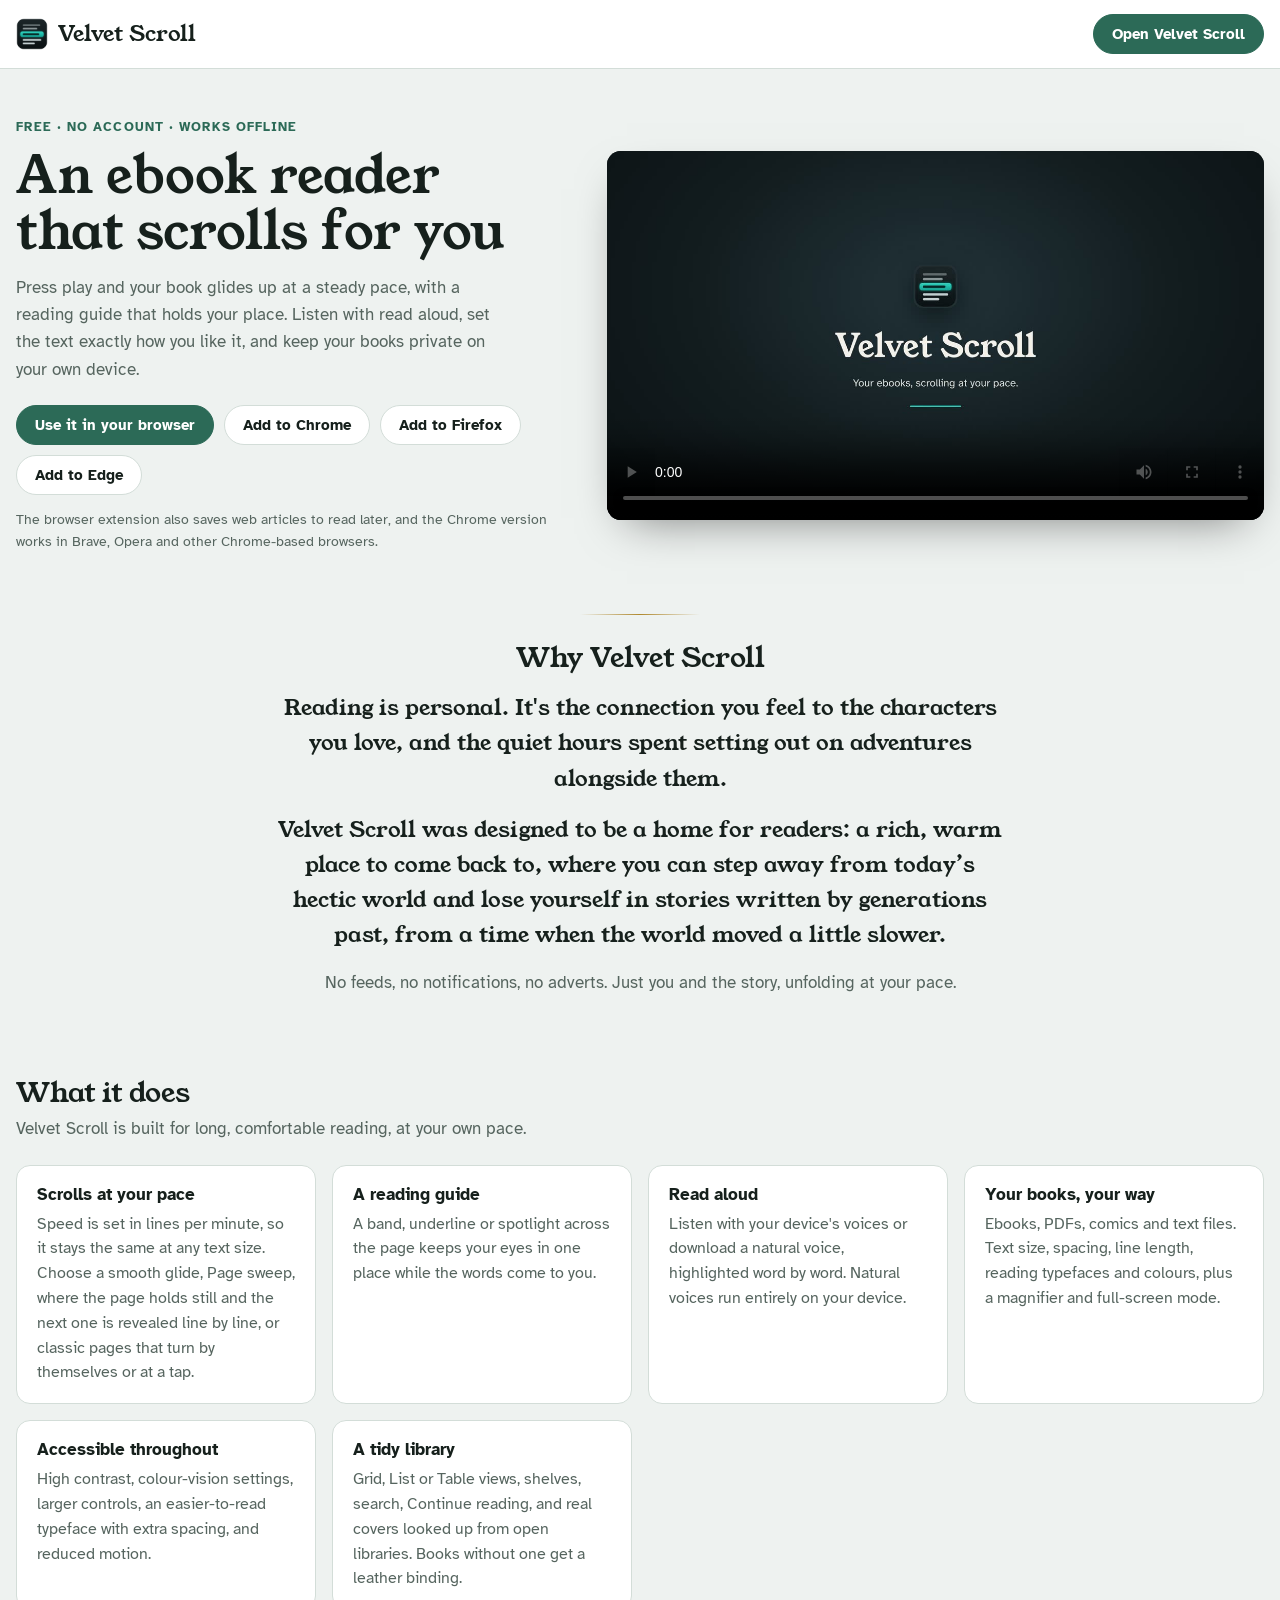
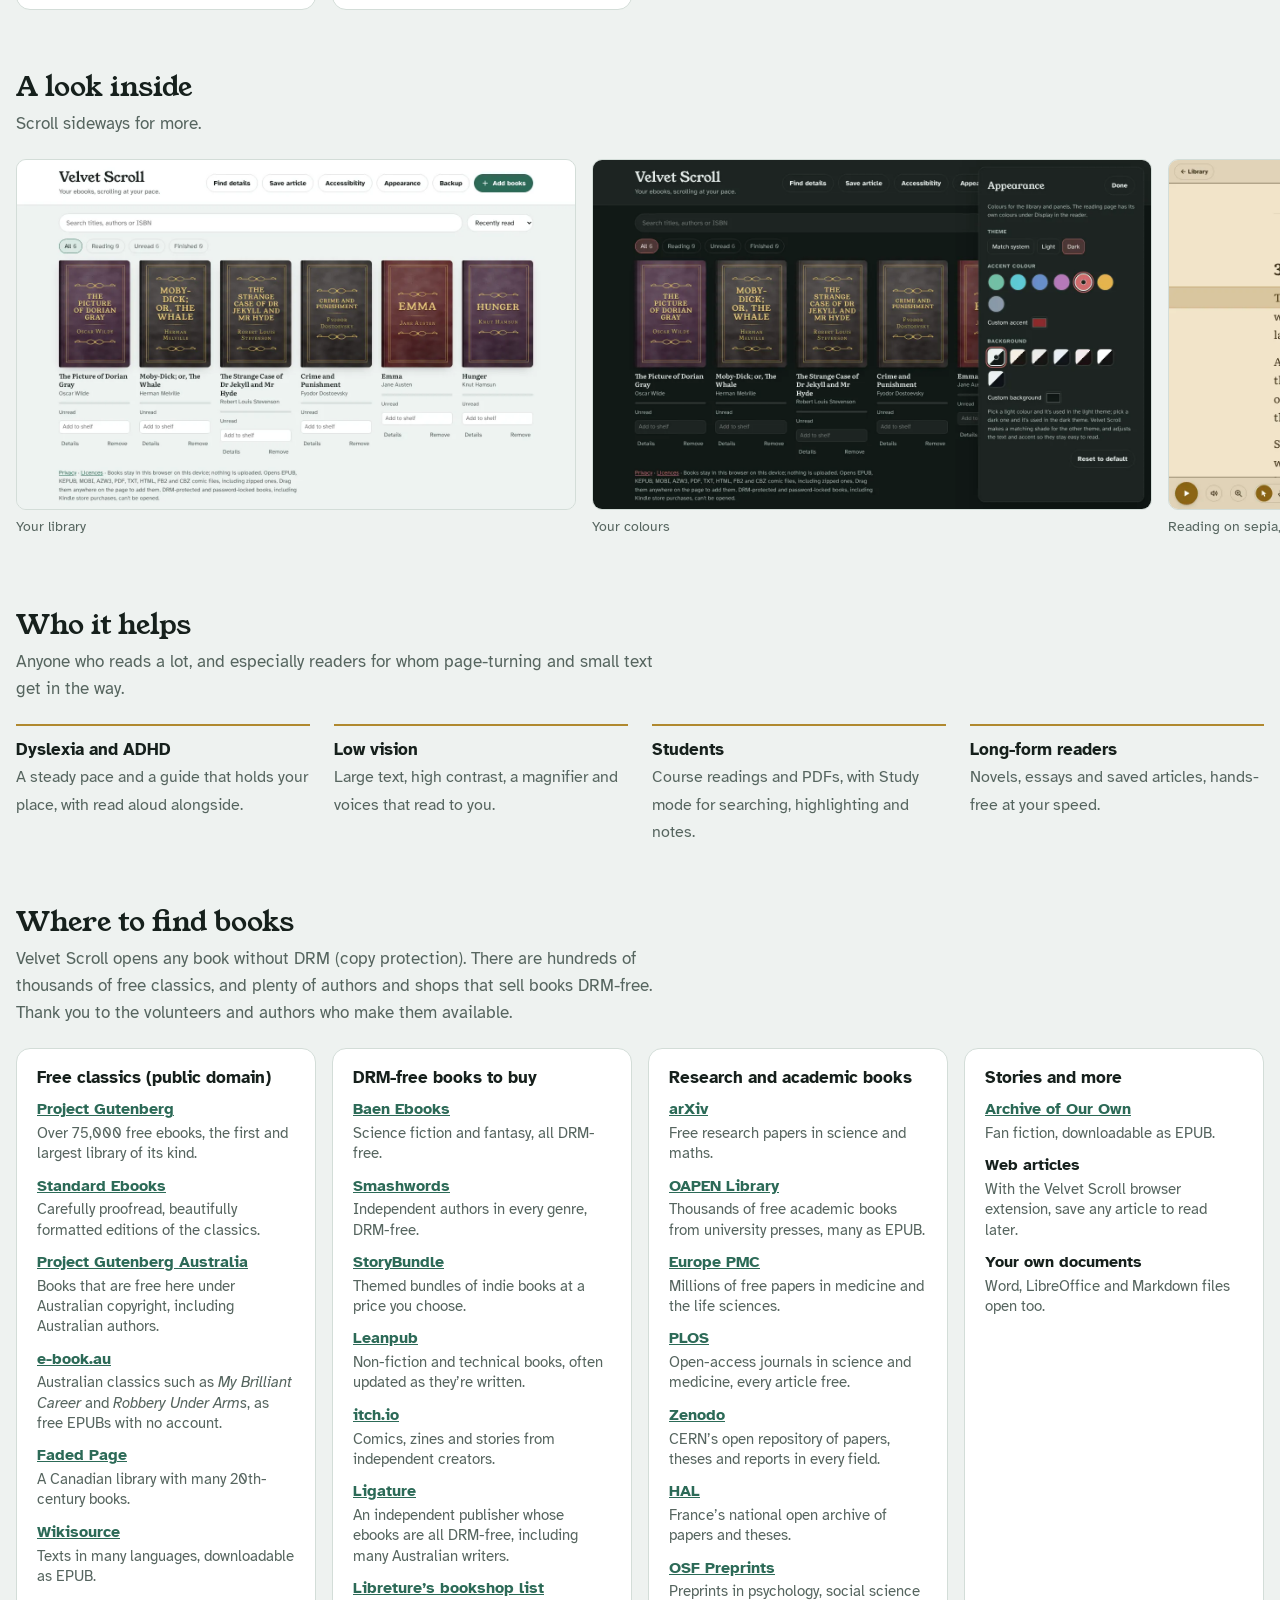
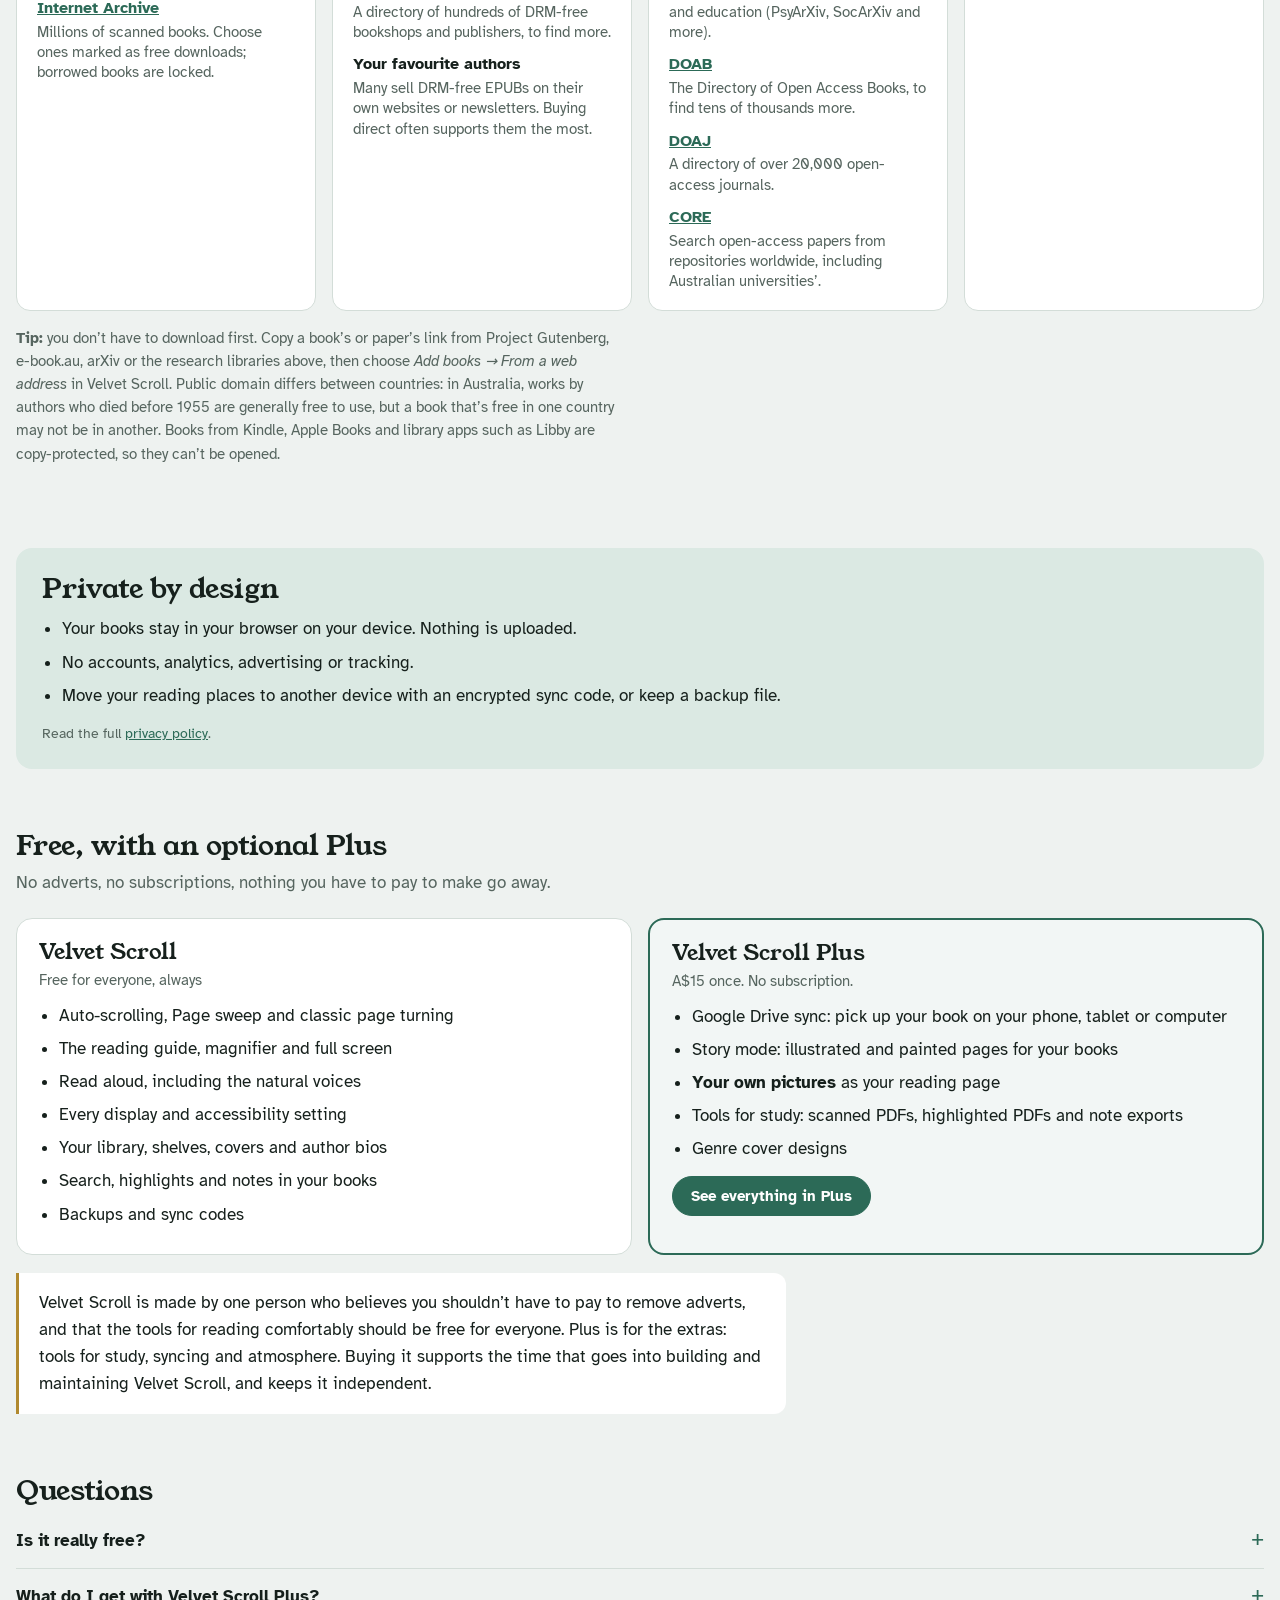
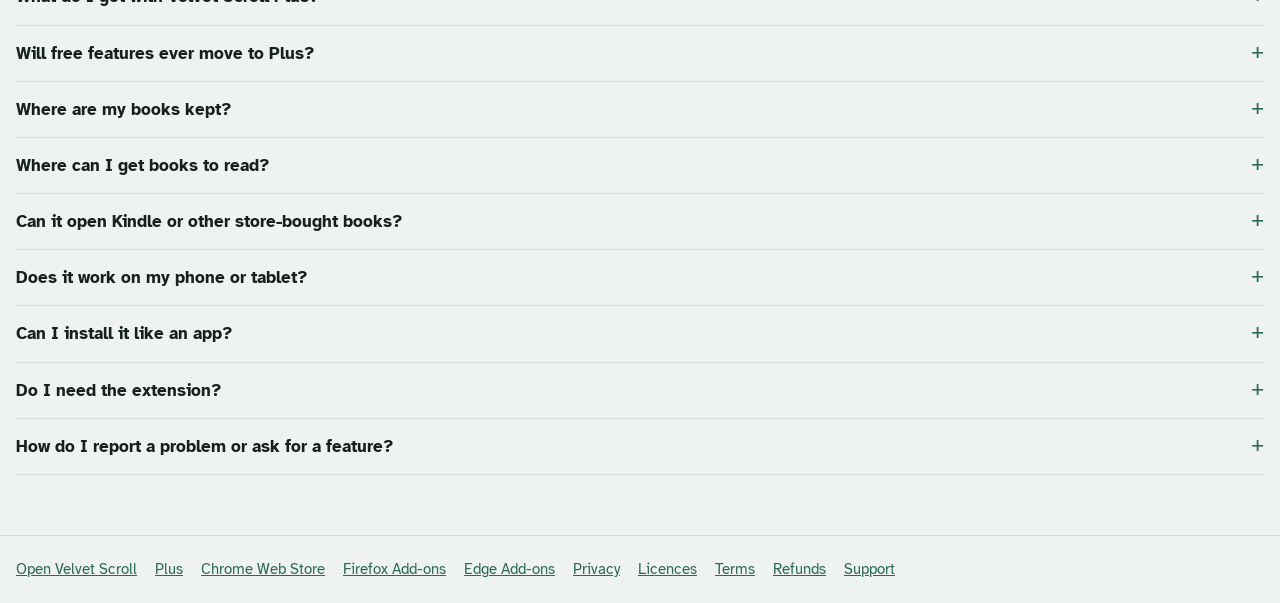
<file: about.html>
<!doctype html>
<html lang="en">
<head>
<meta charset="utf-8">
<meta name="viewport" content="width=device-width, initial-scale=1, viewport-fit=cover">
<title>About Velvet Scroll</title>
<meta name="description" content="Velvet Scroll is a free ebook reader that scrolls for you, with a reading guide, read aloud and accessible display settings. Your books stay private on your device.">
<link rel="canonical" href="https://velvetscroll.net/about.html">
<meta property="og:type" content="website">
<meta property="og:site_name" content="Velvet Scroll">
<meta property="og:title" content="Velvet Scroll: an ebook reader that scrolls for you">
<meta property="og:description" content="Free and private. Auto-scrolling with a reading guide, read aloud, and accessible display settings for your DRM-free ebooks, PDFs and comics.">
<meta property="og:url" content="https://velvetscroll.net/about.html">
<meta property="og:image" content="https://velvetscroll.net/media/og.jpg">
<meta name="twitter:card" content="summary_large_image">
<link rel="icon" href="icon.png">
<link rel="preconnect" href="https://fonts.googleapis.com">
<link rel="preconnect" href="https://fonts.gstatic.com" crossorigin>
<link rel="stylesheet" href="https://fonts.googleapis.com/css2?family=Atkinson+Hyperlegible:wght@400;700&family=Young+Serif&display=swap">
<style>
/* Layout: one readable column on the library's cloth-green ground; a wide band for the video and screenshots. */
:root{--bg:#eef2f0;--surface:#ffffff;--fg:#16201c;--muted:#56655f;--line:#d3ddd8;--accent:#2c6a57;--accent-fg:#ffffff;--accent-soft:#dbe9e3;--gold:#b0892f;
  --f-display:"Young Serif",Georgia,serif;--f-ui:"Atkinson Hyperlegible",system-ui,-apple-system,"Segoe UI",sans-serif;color-scheme:light}
@media (prefers-color-scheme: dark){:root:not([data-theme="light"]){--bg:#101715;--surface:#172220;--fg:#e4ece9;--muted:#93a59e;--line:#2a3833;--accent:#6dbea2;--accent-fg:#0b1a15;--accent-soft:#1e3a31;--gold:#d8b45a;color-scheme:dark}}
:root[data-theme="dark"]{--bg:#101715;--surface:#172220;--fg:#e4ece9;--muted:#93a59e;--line:#2a3833;--accent:#6dbea2;--accent-fg:#0b1a15;--accent-soft:#1e3a31;--gold:#d8b45a;color-scheme:dark}
*{box-sizing:border-box}
html{padding-top:env(safe-area-inset-top,0px);padding-bottom:env(safe-area-inset-bottom,0px)}
body{margin:0;background:var(--bg);color:var(--fg);font:17px/1.6 var(--f-ui)}
a{color:var(--accent)}
.wrap{max-width:1320px;margin:0 auto;padding-left:max(16px,env(safe-area-inset-left,0px));padding-right:max(16px,env(safe-area-inset-right,0px))}
header.top{border-bottom:1px solid var(--line);background:var(--surface)}
header.top .wrap{display:flex;align-items:center;justify-content:space-between;gap:12px;padding-block:14px}
.brand{display:flex;align-items:center;gap:10px;text-decoration:none;color:var(--fg);font:400 22px/1 var(--f-display)}
.brand img{width:32px;height:32px}
.btn{display:inline-flex;align-items:center;justify-content:center;gap:8px;border:1px solid var(--line);background:var(--surface);color:var(--fg);border-radius:999px;padding:10px 18px;font:700 15px/1.2 var(--f-ui);text-decoration:none;white-space:nowrap}
.btn:hover{border-color:var(--accent)}
.btn.primary{background:var(--accent);border-color:var(--accent);color:var(--accent-fg)}
.btn svg{width:18px;height:18px;flex:none}
.hero{display:grid;grid-template-columns:minmax(0,1fr) minmax(0,1.2fr);gap:28px 44px;align-items:center;padding-block:48px 40px}
.kicker{margin:0 0 10px;font-size:13px;font-weight:700;letter-spacing:.08em;text-transform:uppercase;color:var(--accent)}
h1{margin:0 0 14px;font:400 clamp(34px,5vw,52px)/1.08 var(--f-display);text-wrap:balance}
.lede{margin:0 0 22px;color:var(--muted);max-width:44ch}
.ctas{display:flex;flex-wrap:wrap;gap:10px}
.small{font-size:14px;color:var(--muted);margin:14px 0 0}
.video video{display:block;width:100%;aspect-ratio:16/9;border-radius:14px;background:#121a19;box-shadow:0 18px 44px -20px rgb(0 0 0 / .5)}
section{padding-block:30px}
h2{margin:0 0 6px;font:400 28px/1.2 var(--f-display);text-wrap:balance}
.sub{margin:0 0 22px;color:var(--muted);max-width:60ch}
.features{display:grid;grid-template-columns:repeat(auto-fit,minmax(250px,1fr));gap:16px}
.feature{background:var(--surface);border:1px solid var(--line);border-radius:14px;padding:18px 20px}
.feature h3{margin:0 0 6px;font:700 17px/1.3 var(--f-ui)}
.feature p{margin:0;color:var(--muted);font-size:15.5px}
.links{list-style:none;margin:8px 0 0;padding:0;display:flex;flex-direction:column;gap:10px}
.links li{display:flex;flex-direction:column;gap:1px}
.links a,.links strong{font-weight:700;font-size:15.5px}
.links span{color:var(--muted);font-size:14.5px;line-height:1.4}
.finds{grid-template-columns:repeat(auto-fit,minmax(290px,1fr))}
.sub.small{font-size:14.5px;margin-top:16px}
.shots{display:grid;grid-auto-flow:column;grid-auto-columns:min(78%,560px);gap:16px;overflow-x:auto;padding-bottom:10px;scroll-snap-type:x mandatory;scroll-padding-inline:18px}
.shots figure{margin:0;scroll-snap-align:start}
.shots img{display:block;width:100%;height:auto;border-radius:10px;border:1px solid var(--line)}
.shots figcaption{font-size:14px;color:var(--muted);margin-top:6px}
.who{display:grid;grid-template-columns:repeat(auto-fit,minmax(220px,1fr));gap:12px 24px;padding:0;margin:0;list-style:none}
.who li{border-top:2px solid var(--gold);padding-top:10px}
.who strong{display:block}
.who span{color:var(--muted);font-size:15.5px}
.private{background:var(--accent-soft);border-radius:16px;padding:24px 26px}
.private ul{margin:10px 0 0;padding-left:20px}
.private li{margin-bottom:6px}
.tiers{display:grid;grid-template-columns:repeat(2,minmax(0,1fr));gap:16px;margin-top:6px}
.tier{border:1px solid var(--line);border-radius:16px;padding:20px 22px;background:var(--surface)}
.tier.plus{border:2px solid var(--accent);background:color-mix(in srgb,var(--accent) 6%,var(--surface))}
.tier h3{margin:0 0 2px;font:400 22px/1.2 var(--f-display)}
.tier .price{margin:0 0 10px;color:var(--muted);font-size:15px}
.tier ul{margin:0;padding-left:20px}
.tier li{margin-bottom:6px}
.tier .soon{font-size:13px;color:var(--muted)}
.promise{margin:18px 0 0;padding:16px 20px;border-left:3px solid var(--gold);background:var(--surface);border-radius:0 12px 12px 0;color:var(--fg);max-width:70ch}
@media (max-width:720px){ .tiers{grid-template-columns:minmax(0,1fr)} }
details{border-bottom:1px solid var(--line);padding:14px 0}
summary{cursor:pointer;font-weight:700;list-style:none;display:flex;justify-content:space-between;gap:12px}
summary::-webkit-details-marker{display:none}
summary::after{content:"+";color:var(--accent);font-weight:400;font-size:22px;line-height:1}
details[open] summary::after{content:"–"}
details p{margin:8px 0 0;color:var(--muted);max-width:68ch}
.why{max-width:760px;margin:0 auto;text-align:center;padding-block:20px 34px}
.why h2{margin-bottom:16px}
.why p{margin:0 0 16px;font:400 clamp(19px,2.2vw,22px)/1.6 var(--f-display);color:var(--fg);text-wrap:pretty}
.why p.last{font:400 17px/1.6 var(--f-ui);color:var(--muted)}
.why .orn{display:block;width:120px;height:1px;margin:0 auto 26px;background:linear-gradient(90deg,transparent,var(--gold),transparent)}
/* Story mode: a band set apart from the page, text beside two phones, then a strip of wide screenshots */
.story{background:var(--surface);border-block:1px solid var(--line);padding-block:44px 34px;margin-block:20px}
.story-grid{display:grid;grid-template-columns:minmax(0,1.1fr) minmax(0,1fr);gap:28px 44px;align-items:center}
.story h2{font-size:clamp(28px,3.6vw,38px);margin-bottom:12px}
.story .lede{max-width:52ch}
.story-points{list-style:none;padding:0;margin:0 0 24px;display:grid;grid-template-columns:repeat(2,minmax(0,1fr));gap:14px 26px}
.story-points li{border-top:2px solid var(--gold);padding-top:10px}
.story-points strong{display:block}
.story-points span{color:var(--muted);font-size:15.5px}
.story .phones{margin:0}
.story .phones img{display:block;width:100%;max-width:520px;height:auto;margin-inline:auto}
.story .shots{margin-top:30px}
@media (max-width:820px){ .story-grid{grid-template-columns:minmax(0,1fr)} .story .phones{order:-1} .story .phones img{max-width:380px} }
@media (max-width:520px){ .story-points{grid-template-columns:minmax(0,1fr)} }
footer.foot{border-top:1px solid var(--line);margin-top:30px}
footer.foot .wrap{display:flex;flex-wrap:wrap;gap:8px 18px;padding-block:22px;font-size:14.5px;color:var(--muted)}
:focus-visible{outline:2px solid var(--accent);outline-offset:2px}
@media (max-width:820px){ .hero{grid-template-columns:minmax(0,1fr);padding-block:30px} .video{order:-1} }
@media (prefers-reduced-motion: reduce){ .shots{scroll-behavior:auto} }
</style>
<style>/* your library's accessibility settings (set by the script below) */
html.ax-large body{zoom:1.15}
html.ax-still *,html.ax-still *::before,html.ax-still *::after{animation:none!important;transition:none!important;scroll-behavior:auto!important}
html.ax-hc a{text-decoration:underline;text-decoration-thickness:2px}
html.ax-hc .btn,html.ax-hc .feature,html.ax-hc details,html.ax-hc input,html.ax-hc select{border-width:2px!important;border-color:var(--fg)!important}
html.ax-hc :focus-visible{outline:3px solid var(--accent)!important;outline-offset:2px}
</style>
<script>/* wear the library's colours and accessibility settings: saved by the library on this site, or passed along by the extension */
(function(){try{var q=new URLSearchParams(location.search).get('vs'),t=JSON.parse(q||localStorage.getItem('vsSite')||'null');if(!t)return;
var r=document.documentElement,set=function(p){for(var k in p)r.style.setProperty(k,p[k]);};
if(t.fixed)set(t.fixed);else if(t.light&&t.dark){var mq=matchMedia('(prefers-color-scheme: dark)'),f=function(){set(mq.matches?t.dark:t.light);};f();mq.addEventListener('change',f);}
(t.cls||[]).forEach(function(c){r.classList.add(c);});}catch(e){}})();</script>
<!-- Cloudflare Web Analytics: counts visits without cookies; the website only, never the extensions -->
<script type='module' src='https://static.cloudflareinsights.com/beacon.min.js' data-cf-beacon='{"token": "c1d290f229f04dec889cd976f282d1b8"}'></script>
</head>
<body>
<header class="top"><div class="wrap">
  <a class="brand" href="./"><img src="icon.png" alt="">Velvet Scroll</a>
  <a class="btn primary" href="./">Open Velvet Scroll</a>
</div></header>

<main>
<div class="wrap hero">
  <div>
    <p class="kicker">Free · No account · Works offline</p>
    <h1>An ebook reader that scrolls for you</h1>
    <p class="lede">Press play and your book glides up at a steady pace, with a reading guide that holds your place. Listen with read aloud, set the text exactly how you like it, and keep your books private on your own device.</p>
    <div class="ctas">
      <a class="btn primary" href="./">Use it in your browser</a>
      <a class="btn" href="https://chromewebstore.google.com/detail/lcddfbbfeahgjlilbmclahmfgolpoknf" target="_blank" rel="noopener">Add to Chrome</a>
      <a class="btn" href="https://addons.mozilla.org/firefox/addon/velvet-scroll/" target="_blank" rel="noopener">Add to Firefox</a>
      <a class="btn" href="https://microsoftedge.microsoft.com/addons/detail/abkbeknhfpdjhdimaebgabkcmdinojmg" target="_blank" rel="noopener">Add to Edge</a>
    </div>
    <p class="small">The browser extension also saves web articles to read later, and the Chrome version works in Brave, Opera and other Chrome-based browsers.</p>
  </div>
  <div class="video"><video src="media/promo.mp4" poster="media/promo-poster.jpg" controls preload="metadata" playsinline aria-label="A one-minute tour of Velvet Scroll"></video></div>
</div>

<section class="wrap why" aria-labelledby="yH">
  <span class="orn" aria-hidden="true"></span>
  <h2 id="yH">Why Velvet Scroll</h2>
  <p>Reading is personal. It's the connection you feel to the characters you love, and the quiet hours spent setting out on adventures alongside them.</p>
  <p>Velvet Scroll was designed to be a home for readers: a rich, warm place to come back to, where you can step away from today’s hectic world and lose yourself in stories written by generations past, from a time when the world moved a little slower.</p>
  <p class="last">No feeds, no notifications, no adverts. Just you and the story, unfolding at your pace.</p>
</section>

<section class="wrap" aria-labelledby="fH">
  <h2 id="fH">What it does</h2>
  <p class="sub">Velvet Scroll is built for long, comfortable reading, at your own pace.</p>
  <div class="features">
    <div class="feature"><h3>Scrolls at your pace</h3><p>Speed is set in lines per minute, so it stays the same at any text size. Choose a smooth glide, Page sweep, where the page holds still and the next one is revealed line by line, or classic pages that turn by themselves or at a tap.</p></div>
    <div class="feature"><h3>A reading guide</h3><p>A band, underline or spotlight across the page keeps your eyes in one place while the words come to you.</p></div>
    <div class="feature"><h3>Read aloud</h3><p>Listen with your device's voices or download a natural voice, highlighted word by word. Natural voices run entirely on your device.</p></div>
    <div class="feature"><h3>Your books, your way</h3><p>Ebooks, PDFs, comics and text files. Text size, spacing, line length, reading typefaces and colours, plus a magnifier and full-screen mode.</p></div>
    <div class="feature"><h3>Accessible throughout</h3><p>High contrast, colour-vision settings, larger controls, an easier-to-read typeface with extra spacing, and reduced motion.</p></div>
    <div class="feature"><h3>A tidy library</h3><p>Grid, List or Table views, shelves, search, Continue reading, and real covers looked up from open libraries. Books without one get a leather binding.</p></div>
  </div>
</section>

<section aria-labelledby="sH">
  <div class="wrap"><h2 id="sH">A look inside</h2><p class="sub">Scroll sideways for more.</p></div>
  <div class="wrap shots" tabindex="0" aria-label="Screenshots">
    <figure><img src="media/shot-library.webp" width="1280" height="800" alt="The library, with book covers on shelves" loading="lazy"><figcaption>Your library</figcaption></figure>
    <figure><img src="media/shot-appearance.webp" width="1280" height="800" alt="Appearance settings with accent and background colours" loading="lazy"><figcaption>Your colours</figcaption></figure>
    <figure><img src="media/shot-reader.webp" width="1280" height="800" alt="A book in the reader on a sepia page with the reading guide" loading="lazy"><figcaption>Reading on sepia, with the reading guide</figcaption></figure>
    <figure><img src="media/shot-spotlight.webp" width="1280" height="800" alt="Night reading with a spotlight guide" loading="lazy"><figcaption>Night reading with the spotlight</figcaption></figure>
    <figure><img src="media/shot-page-sweep.webp" width="1280" height="800" alt="Page sweep, where the next page is revealed line by line" loading="lazy"><figcaption>Page sweep</figcaption></figure>
    <figure><img src="media/shot-high-contrast.webp" width="1280" height="800" alt="The library in high contrast" loading="lazy"><figcaption>High contrast</figcaption></figure>
  </div>
</section>

<section class="wrap" aria-labelledby="wH">
  <h2 id="wH">Who it helps</h2>
  <p class="sub">Anyone who reads a lot, and especially readers for whom page-turning and small text get in the way.</p>
  <ul class="who">
    <li><strong>Dyslexia and ADHD</strong><span>A steady pace and a guide that holds your place, with read aloud alongside.</span></li>
    <li><strong>Low vision</strong><span>Large text, high contrast, a magnifier and voices that read to you.</span></li>
    <li><strong>Students</strong><span>Course readings and PDFs, with Study mode for searching, highlighting and notes.</span></li>
    <li><strong>Long-form readers</strong><span>Novels, essays and saved articles, hands-free at your speed.</span></li>
  </ul>
</section>

<section class="wrap" id="find-books" aria-labelledby="bH">
  <h2 id="bH">Where to find books</h2>
  <p class="sub">Velvet Scroll opens any book without DRM (copy protection). There are hundreds of thousands of free classics, and plenty of authors and shops that sell books DRM-free. Thank you to the volunteers and authors who make them available.</p>
  <div class="features finds">
    <div class="feature"><h3>Free classics (public domain)</h3>
      <ul class="links">
        <li><a href="https://www.gutenberg.org/" target="_blank" rel="noopener">Project Gutenberg</a><span>Over 75,000 free ebooks, the first and largest library of its kind.</span></li>
        <li><a href="https://standardebooks.org/" target="_blank" rel="noopener">Standard Ebooks</a><span>Carefully proofread, beautifully formatted editions of the classics.</span></li>
        <li><a href="https://gutenberg.net.au/" target="_blank" rel="noopener">Project Gutenberg Australia</a><span>Books that are free here under Australian copyright, including Australian authors.</span></li>
        <li><a href="https://e-book.au/" target="_blank" rel="noopener">e-book.au</a><span>Australian classics such as <em>My Brilliant Career</em> and <em>Robbery Under Arms</em>, as free EPUBs with no account.</span></li>
        <li><a href="https://www.fadedpage.com/" target="_blank" rel="noopener">Faded Page</a><span>A Canadian library with many 20th-century books.</span></li>
        <li><a href="https://wikisource.org/" target="_blank" rel="noopener">Wikisource</a><span>Texts in many languages, downloadable as EPUB.</span></li>
        <li><a href="https://archive.org/details/texts" target="_blank" rel="noopener">Internet Archive</a><span>Millions of scanned books. Choose ones marked as free downloads; borrowed books are locked.</span></li>
      </ul></div>
    <div class="feature"><h3>DRM-free books to buy</h3>
      <ul class="links">
        <li><a href="https://www.baen.com/" target="_blank" rel="noopener">Baen Ebooks</a><span>Science fiction and fantasy, all DRM-free.</span></li>
        <li><a href="https://www.smashwords.com/" target="_blank" rel="noopener">Smashwords</a><span>Independent authors in every genre, DRM-free.</span></li>
        <li><a href="https://www.storybundle.com/" target="_blank" rel="noopener">StoryBundle</a><span>Themed bundles of indie books at a price you choose.</span></li>
        <li><a href="https://leanpub.com/" target="_blank" rel="noopener">Leanpub</a><span>Non-fiction and technical books, often updated as they’re written.</span></li>
        <li><a href="https://itch.io/books" target="_blank" rel="noopener">itch.io</a><span>Comics, zines and stories from independent creators.</span></li>
        <li><a href="https://www.ligatu.re/" target="_blank" rel="noopener">Ligature</a><span>An independent publisher whose ebooks are all DRM-free, including many Australian writers.</span></li>
        <li><a href="https://libreture.com/bookshops/" target="_blank" rel="noopener">Libreture’s bookshop list</a><span>A directory of hundreds of DRM-free bookshops and publishers, to find more.</span></li>
        <li><strong>Your favourite authors</strong><span>Many sell DRM-free EPUBs on their own websites or newsletters. Buying direct often supports them the most.</span></li>
      </ul></div>
    <div class="feature"><h3>Research and academic books</h3>
      <ul class="links">
        <li><a href="https://arxiv.org/" target="_blank" rel="noopener">arXiv</a><span>Free research papers in science and maths.</span></li>
        <li><a href="https://library.oapen.org/" target="_blank" rel="noopener">OAPEN Library</a><span>Thousands of free academic books from university presses, many as EPUB.</span></li>
        <li><a href="https://europepmc.org/" target="_blank" rel="noopener">Europe PMC</a><span>Millions of free papers in medicine and the life sciences.</span></li>
        <li><a href="https://plos.org/" target="_blank" rel="noopener">PLOS</a><span>Open-access journals in science and medicine, every article free.</span></li>
        <li><a href="https://zenodo.org/" target="_blank" rel="noopener">Zenodo</a><span>CERN’s open repository of papers, theses and reports in every field.</span></li>
        <li><a href="https://hal.science/" target="_blank" rel="noopener">HAL</a><span>France’s national open archive of papers and theses.</span></li>
        <li><a href="https://osf.io/preprints" target="_blank" rel="noopener">OSF Preprints</a><span>Preprints in psychology, social science and education (PsyArXiv, SocArXiv and more).</span></li>
        <li><a href="https://directory.doabooks.org/" target="_blank" rel="noopener">DOAB</a><span>The Directory of Open Access Books, to find tens of thousands more.</span></li>
        <li><a href="https://doaj.org/" target="_blank" rel="noopener">DOAJ</a><span>A directory of over 20,000 open-access journals.</span></li>
        <li><a href="https://core.ac.uk/" target="_blank" rel="noopener">CORE</a><span>Search open-access papers from repositories worldwide, including Australian universities’.</span></li>
      </ul></div>
    <div class="feature"><h3>Stories and more</h3>
      <ul class="links">
        <li><a href="https://archiveofourown.org/" target="_blank" rel="noopener">Archive of Our Own</a><span>Fan fiction, downloadable as EPUB.</span></li>
        <li><strong>Web articles</strong><span>With the Velvet Scroll browser extension, save any article to read later.</span></li>
        <li><strong>Your own documents</strong><span>Word, LibreOffice and Markdown files open too.</span></li>
      </ul></div>
  </div>
  <p class="sub small"><strong>Tip:</strong> you don’t have to download first. Copy a book’s or paper’s link from Project Gutenberg, e-book.au, arXiv or the research libraries above, then choose <em>Add books → From a web address</em> in Velvet Scroll. Public domain differs between countries: in Australia, works by authors who died before 1955 are generally free to use, but a book that’s free in one country may not be in another. Books from Kindle, Apple Books and library apps such as Libby are copy-protected, so they can’t be opened.</p>
</section>

<section class="wrap" aria-labelledby="pH">
  <div class="private">
    <h2 id="pH">Private by design</h2>
    <ul>
      <li>Your books stay in your browser on your device. Nothing is uploaded.</li>
      <li>No accounts, analytics, advertising or tracking.</li>
      <li>Move your reading places to another device with an encrypted sync code, or keep a backup file.</li>
    </ul>
    <p class="small">Read the full <a href="privacy.html">privacy policy</a>.</p>
  </div>
</section>

<section class="wrap" id="plus" aria-labelledby="tH">
  <h2 id="tH">Free, with an optional Plus</h2>
  <p class="sub">No adverts, no subscriptions, nothing you have to pay to make go away.</p>
  <div class="tiers">
    <div class="tier">
      <h3>Velvet Scroll</h3><p class="price">Free for everyone, always</p>
      <ul>
        <li>Auto-scrolling, Page sweep and classic page turning</li>
        <li>The reading guide, magnifier and full screen</li>
        <li>Read aloud, including the natural voices</li>
        <li>Every display and accessibility setting</li>
        <li>Your library, shelves, covers and author bios</li>
        <li>Search, highlights and notes in your books</li>
        <li>Backups and sync codes</li>
      </ul>
    </div>
    <div class="tier plus">
      <h3>Velvet Scroll Plus</h3><p class="price">A$15 once. No subscription.</p>
      <ul>
        <li>Google Drive sync: pick up your book on your phone, tablet or computer</li>
        <li>Story mode: illustrated and painted pages for your books</li>
        <li><strong>Your own pictures</strong> as your reading page</li>
        <li>Tools for study: scanned PDFs, highlighted PDFs and note exports</li>
        <li>Genre cover designs</li>
      </ul>
      <p style="margin:14px 0 0"><a class="btn primary" href="plus.html">See everything in Plus</a></p>
    </div>
  </div>
  <p class="promise">Velvet Scroll is made by one person who believes you shouldn’t have to pay to remove adverts, and that the tools for reading comfortably should be free for everyone. Plus is for the extras: tools for study, syncing and atmosphere. Buying it supports the time that goes into building and maintaining Velvet Scroll, and keeps it independent.</p>
</section>

<section class="wrap" aria-labelledby="qH">
  <h2 id="qH">Questions</h2>
  <details><summary>Is it really free?</summary><p>Yes. Reading, read aloud, the reading guide and every accessibility setting are free, with no adverts and no account. Velvet Scroll Plus is an optional one-time purchase for extra tools, and if you'd like to help, you can also contribute through the link at the bottom of the library.</p></details>
  <details><summary>What do I get with Velvet Scroll Plus?</summary><p>Google Drive sync between your devices, text recognition for scanned PDFs, PDFs saved with your highlights, exporting your notes, genre cover designs for books without a cover, and soon Story mode's illustrated themes. It's a single payment rather than a subscription, and one licence key works on the website and in all the browser extensions.</p></details>
  <details><summary>Will free features ever move to Plus?</summary><p>No. Features that are free stay free. Plus only adds new things on top.</p></details>
  <details><summary>Where are my books kept?</summary><p>In your own browser's storage, on your own device. They aren't sent to Velvet Scroll or anyone else. Use Backup to keep a copy or move your library to another computer.</p></details>
  <details><summary>Where can I get books to read?</summary><p>Free classics from Project Gutenberg, Standard Ebooks and other public-domain libraries, and DRM-free books from independent shops and authors. See <a href="#find-books">Where to find books</a> above.</p></details>
  <details><summary>Can it open Kindle or other store-bought books?</summary><p>Only books without DRM. Velvet Scroll doesn't remove copy protection, so books bought from stores that use it, including the Kindle store, can't be opened. Free books from Project Gutenberg, Standard Ebooks and many small publishers work well.</p></details>
  <details><summary>Does it work on my phone or tablet?</summary><p>Yes. Open velvetscroll.net in your phone's browser. On Android, the Firefox extension works too.</p></details>
  <details><summary>Can I install it like an app?</summary><p>Yes. In Chrome or Edge on a computer, choose <em>Install app</em> at the top of the library, or the install icon in the address bar. On Android, open the browser menu and choose <em>Install app</em> or <em>Add to Home screen</em>. On an iPhone or iPad, tap Safari's Share button and choose <em>Add to Home Screen</em>. Once installed, Velvet Scroll opens in its own window and works offline. On a computer, the installed app can also open book files straight from your folders. On iPhone and iPad, the Home Screen app keeps its own library, separate from Safari's, so add your books there or restore a backup.</p></details>
  <details><summary>Do I need the extension?</summary><p>No. The website does everything for your books. The extension adds saving web articles to read later, and looking up book details and covers online.</p></details>
  <details><summary>How do I report a problem or ask for a feature?</summary><p>Open an issue on the <a href="https://github.com/brobborb/velvet-scroll/issues" target="_blank" rel="noopener">project page</a>.</p></details>
</section>
</main>

<footer class="foot"><div class="wrap">
  <a href="./">Open Velvet Scroll</a>
  <a href="plus.html">Plus</a>
  <a href="https://chromewebstore.google.com/detail/lcddfbbfeahgjlilbmclahmfgolpoknf" target="_blank" rel="noopener">Chrome Web Store</a>
  <a href="https://addons.mozilla.org/firefox/addon/velvet-scroll/" target="_blank" rel="noopener">Firefox Add-ons</a>
  <a href="https://microsoftedge.microsoft.com/addons/detail/abkbeknhfpdjhdimaebgabkcmdinojmg" target="_blank" rel="noopener">Edge Add-ons</a>
  <a href="privacy.html">Privacy</a>
  <a href="licences.html">Licences</a>
  <a href="terms.html">Terms</a>
  <a href="refunds.html">Refunds</a>
  <a href="https://github.com/brobborb/velvet-scroll/issues" target="_blank" rel="noopener">Support</a>
</div></footer>
</body>
</html>
</file>
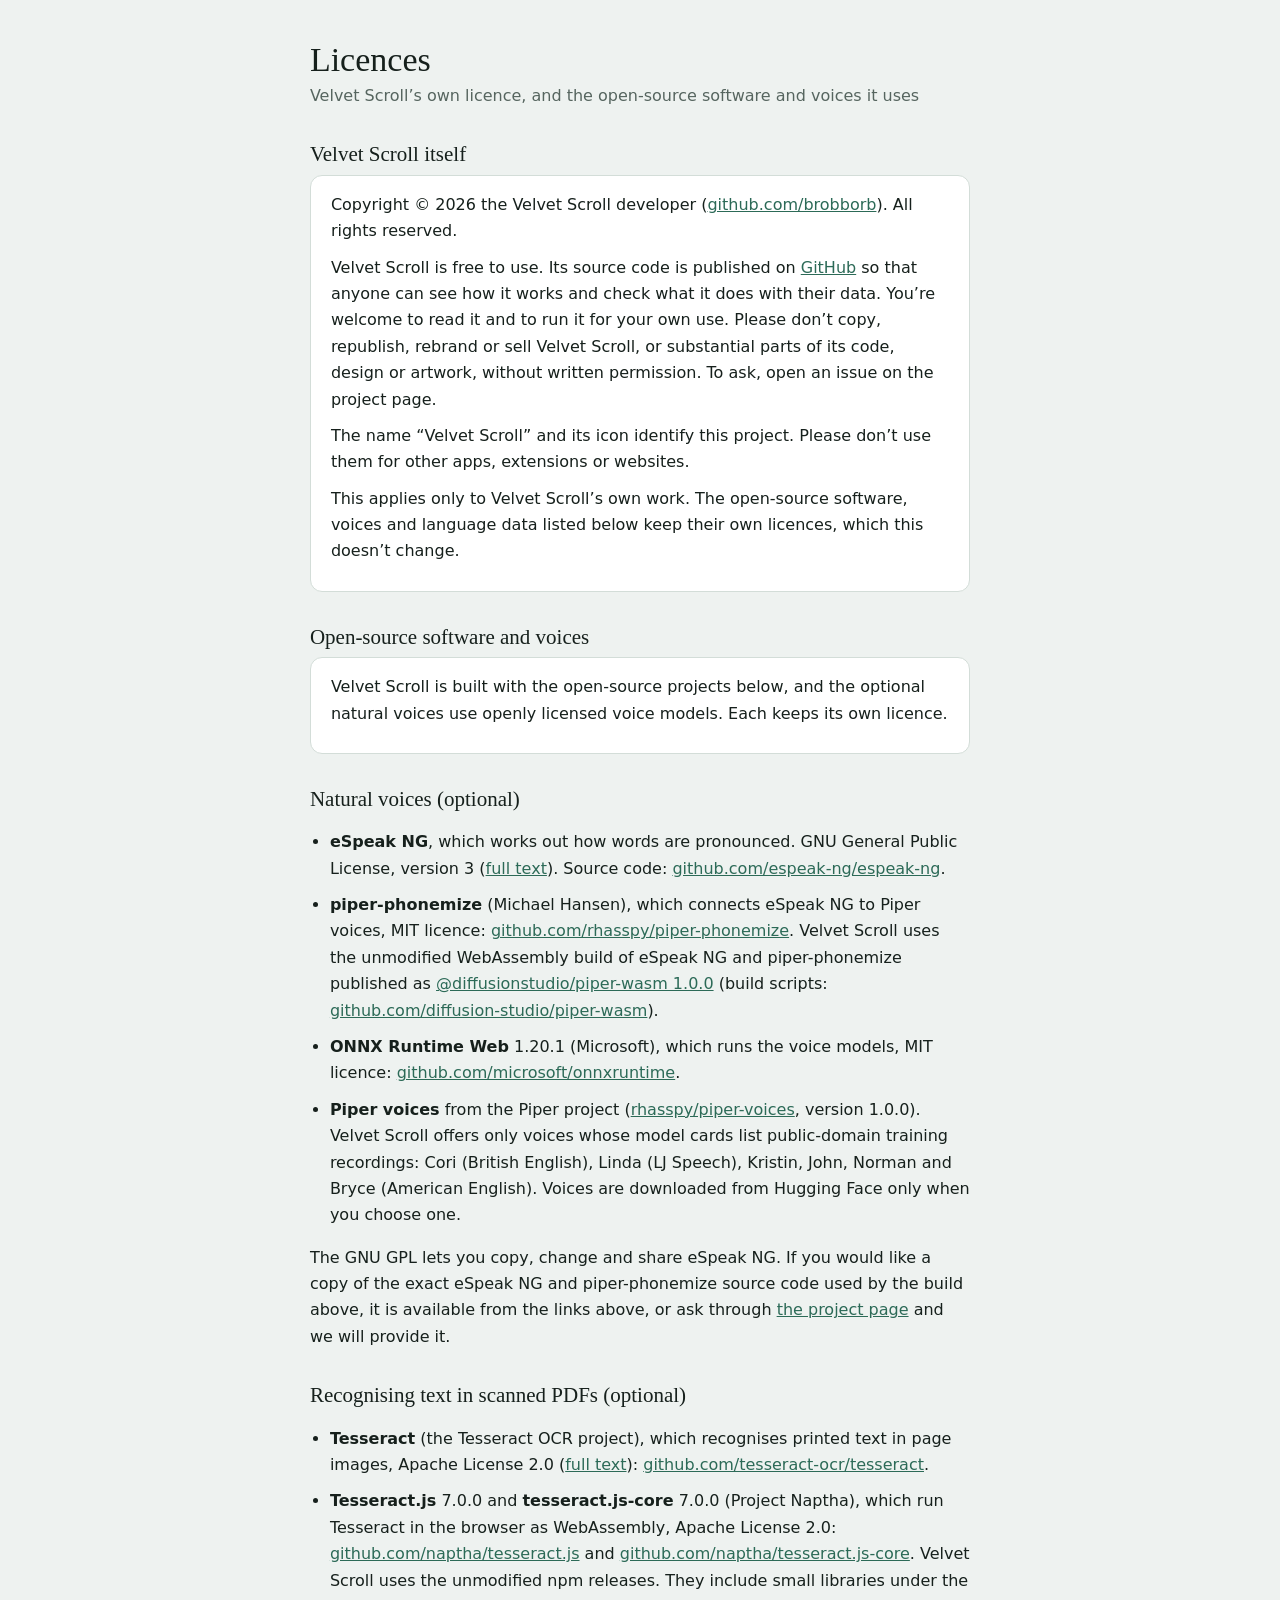
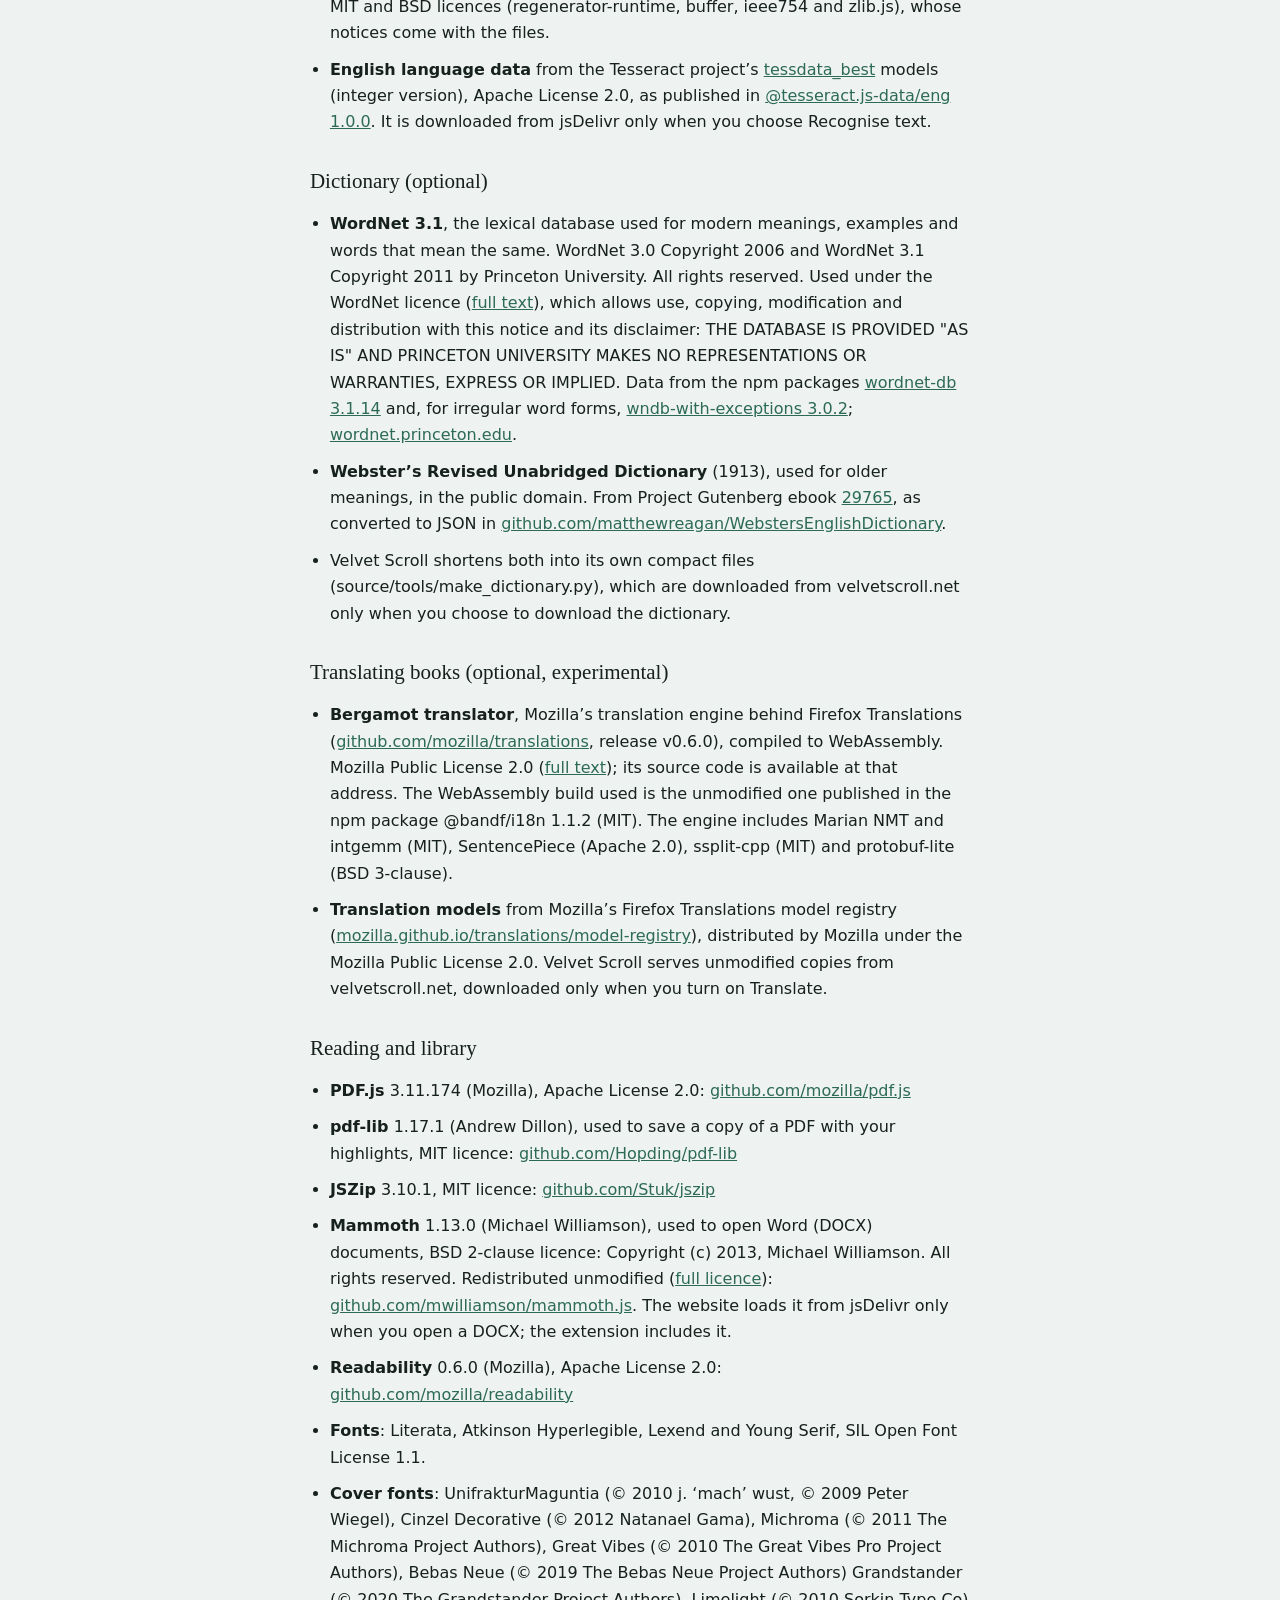
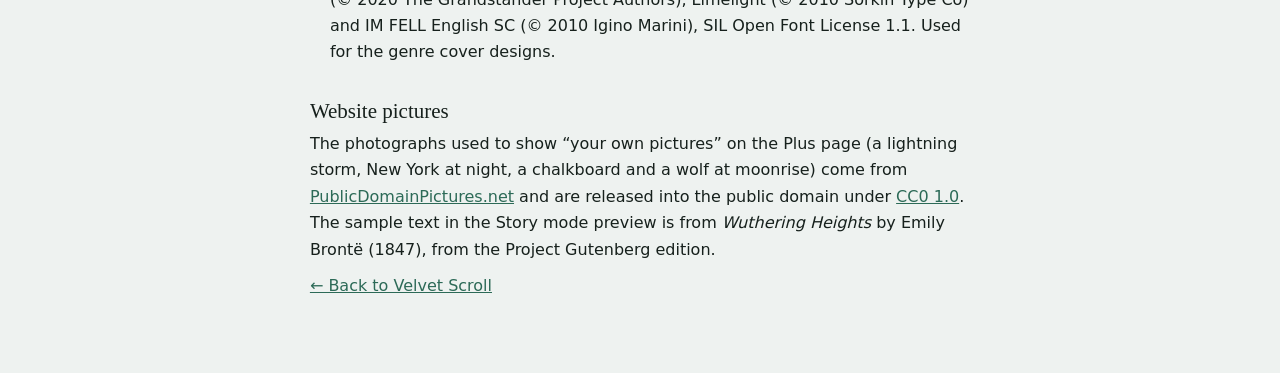
<file: licences.html>
<!doctype html>
<html lang="en">
<head>
<meta charset="utf-8">
<meta name="viewport" content="width=device-width, initial-scale=1">
<title>Licences · Velvet Scroll</title>
<link rel="icon" href="icon.png">
<style>
:root{--bg:#eef2f0;--surface:#fff;--fg:#16201c;--muted:#56655f;--line:#d3ddd8;--accent:#2c6a57;color-scheme:light}
@media (prefers-color-scheme: dark){:root{--bg:#101715;--surface:#172220;--fg:#e4ece9;--muted:#93a59e;--line:#2a3833;--accent:#6dbea2;color-scheme:dark}}
*{box-sizing:border-box}
body{margin:0;background:var(--bg);color:var(--fg);font:16px/1.65 "Atkinson Hyperlegible",system-ui,-apple-system,"Segoe UI",sans-serif}
main{max-width:68ch;margin:0 auto;padding:40px max(16px,env(safe-area-inset-left,0px)) 64px max(16px,env(safe-area-inset-right,0px))}
h1{font:400 34px/1.15 "Young Serif",Georgia,serif;margin:0 0 4px}
h2{font:400 21px/1.3 "Young Serif",Georgia,serif;margin:32px 0 6px}
p,li{margin:0 0 10px}
ul{padding-left:20px}
a{color:var(--accent)}
.meta{color:var(--muted);margin-bottom:24px}
.box{background:var(--surface);border:1px solid var(--line);border-radius:12px;padding:16px 20px}

a{overflow-wrap:anywhere}   /* long web addresses wrap on phones */
</style>
<style>/* your library's accessibility settings (set by the script below) */
html.ax-large body{zoom:1.15}
html.ax-still *,html.ax-still *::before,html.ax-still *::after{animation:none!important;transition:none!important;scroll-behavior:auto!important}
html.ax-hc a{text-decoration:underline;text-decoration-thickness:2px}
html.ax-hc .btn,html.ax-hc .feature,html.ax-hc details,html.ax-hc input,html.ax-hc select{border-width:2px!important;border-color:var(--fg)!important}
html.ax-hc :focus-visible{outline:3px solid var(--accent)!important;outline-offset:2px}
</style>
<script>/* wear the library's colours and accessibility settings: saved by the library on this site, or passed along by the extension */
(function(){try{var q=new URLSearchParams(location.search).get('vs'),t=JSON.parse(q||localStorage.getItem('vsSite')||'null');if(!t)return;
var r=document.documentElement,set=function(p){for(var k in p)r.style.setProperty(k,p[k]);};
if(t.fixed)set(t.fixed);else if(t.light&&t.dark){var mq=matchMedia('(prefers-color-scheme: dark)'),f=function(){set(mq.matches?t.dark:t.light);};f();mq.addEventListener('change',f);}
(t.cls||[]).forEach(function(c){r.classList.add(c);});}catch(e){}})();</script>
</head>
<body>
<main>
<h1>Licences</h1>
<p class="meta">Velvet Scroll’s own licence, and the open-source software and voices it uses</p>

<h2 id="velvet-scroll">Velvet Scroll itself</h2>
<div class="box">
<p>Copyright © 2026 the Velvet Scroll developer (<a href="https://github.com/brobborb">github.com/brobborb</a>). All rights reserved.</p>
<p>Velvet Scroll is free to use. Its source code is published on <a href="https://github.com/brobborb/velvet-scroll">GitHub</a> so that anyone can see how it works and check what it does with their data. You’re welcome to read it and to run it for your own use. Please don’t copy, republish, rebrand or sell Velvet Scroll, or substantial parts of its code, design or artwork, without written permission. To ask, open an issue on the project page.</p>
<p>The name “Velvet Scroll” and its icon identify this project. Please don’t use them for other apps, extensions or websites.</p>
<p>This applies only to Velvet Scroll’s own work. The open-source software, voices and language data listed below keep their own licences, which this doesn’t change.</p>
</div>

<h2>Open-source software and voices</h2>
<div class="box"><p>Velvet Scroll is built with the open-source projects below, and the optional natural voices use openly licensed voice models. Each keeps its own licence.</p></div>

<h2>Natural voices (optional)</h2>
<ul>
<li><strong>eSpeak NG</strong>, which works out how words are pronounced. GNU General Public License, version 3 (<a href="LICENSE-GPL-3.0.txt">full text</a>). Source code: <a href="https://github.com/espeak-ng/espeak-ng">github.com/espeak-ng/espeak-ng</a>.</li>
<li><strong>piper-phonemize</strong> (Michael Hansen), which connects eSpeak NG to Piper voices, MIT licence: <a href="https://github.com/rhasspy/piper-phonemize">github.com/rhasspy/piper-phonemize</a>. Velvet Scroll uses the unmodified WebAssembly build of eSpeak NG and piper-phonemize published as <a href="https://www.npmjs.com/package/@diffusionstudio/piper-wasm/v/1.0.0">@diffusionstudio/piper-wasm 1.0.0</a> (build scripts: <a href="https://github.com/diffusion-studio/piper-wasm">github.com/diffusion-studio/piper-wasm</a>).</li>
<li><strong>ONNX Runtime Web</strong> 1.20.1 (Microsoft), which runs the voice models, MIT licence: <a href="https://github.com/microsoft/onnxruntime">github.com/microsoft/onnxruntime</a>.</li>
<li><strong>Piper voices</strong> from the Piper project (<a href="https://huggingface.co/rhasspy/piper-voices">rhasspy/piper-voices</a>, version 1.0.0). Velvet Scroll offers only voices whose model cards list public-domain training recordings: Cori (British English), Linda (LJ Speech), Kristin, John, Norman and Bryce (American English). Voices are downloaded from Hugging Face only when you choose one.</li>
</ul>
<p>The GNU GPL lets you copy, change and share eSpeak NG. If you would like a copy of the exact eSpeak NG and piper-phonemize source code used by the build above, it is available from the links above, or ask through <a href="https://github.com/brobborb/velvet-scroll/issues">the project page</a> and we will provide it.</p>

<h2>Recognising text in scanned PDFs (optional)</h2>
<ul>
<li><strong>Tesseract</strong> (the Tesseract OCR project), which recognises printed text in page images, Apache License 2.0 (<a href="LICENSE-Apache-2.0.txt">full text</a>): <a href="https://github.com/tesseract-ocr/tesseract">github.com/tesseract-ocr/tesseract</a>.</li>
<li><strong>Tesseract.js</strong> 7.0.0 and <strong>tesseract.js-core</strong> 7.0.0 (Project Naptha), which run Tesseract in the browser as WebAssembly, Apache License 2.0: <a href="https://github.com/naptha/tesseract.js">github.com/naptha/tesseract.js</a> and <a href="https://github.com/naptha/tesseract.js-core">github.com/naptha/tesseract.js-core</a>. Velvet Scroll uses the unmodified npm releases. They include small libraries under the MIT and BSD licences (regenerator-runtime, buffer, ieee754 and zlib.js), whose notices come with the files.</li>
<li><strong>English language data</strong> from the Tesseract project’s <a href="https://github.com/tesseract-ocr/tessdata_best">tessdata_best</a> models (integer version), Apache License 2.0, as published in <a href="https://www.npmjs.com/package/@tesseract.js-data/eng/v/1.0.0">@tesseract.js-data/eng 1.0.0</a>. It is downloaded from jsDelivr only when you choose Recognise text.</li>
</ul>

<h2>Dictionary (optional)</h2>
<ul>
<li><strong>WordNet 3.1</strong>, the lexical database used for modern meanings, examples and words that mean the same. WordNet 3.0 Copyright 2006 and WordNet 3.1 Copyright 2011 by Princeton University. All rights reserved. Used under the WordNet licence (<a href="LICENSE-WordNet.txt">full text</a>), which allows use, copying, modification and distribution with this notice and its disclaimer: THE DATABASE IS PROVIDED "AS IS" AND PRINCETON UNIVERSITY MAKES NO REPRESENTATIONS OR WARRANTIES, EXPRESS OR IMPLIED. Data from the npm packages <a href="https://www.npmjs.com/package/wordnet-db/v/3.1.14">wordnet-db 3.1.14</a> and, for irregular word forms, <a href="https://www.npmjs.com/package/wndb-with-exceptions/v/3.0.2">wndb-with-exceptions 3.0.2</a>; <a href="https://wordnet.princeton.edu/">wordnet.princeton.edu</a>.</li>
<li><strong>Webster’s Revised Unabridged Dictionary</strong> (1913), used for older meanings, in the public domain. From Project Gutenberg ebook <a href="https://www.gutenberg.org/ebooks/29765">29765</a>, as converted to JSON in <a href="https://github.com/matthewreagan/WebstersEnglishDictionary">github.com/matthewreagan/WebstersEnglishDictionary</a>.</li>
<li>Velvet Scroll shortens both into its own compact files (source/tools/make_dictionary.py), which are downloaded from velvetscroll.net only when you choose to download the dictionary.</li>
</ul>

<h2 id="translation">Translating books (optional, experimental)</h2>
<ul>
<li><strong>Bergamot translator</strong>, Mozilla’s translation engine behind Firefox Translations (<a href="https://github.com/mozilla/translations">github.com/mozilla/translations</a>, release v0.6.0), compiled to WebAssembly. Mozilla Public License 2.0 (<a href="LICENSE-MPL-2.0.txt">full text</a>); its source code is available at that address. The WebAssembly build used is the unmodified one published in the npm package @bandf/i18n 1.1.2 (MIT). The engine includes Marian NMT and intgemm (MIT), SentencePiece (Apache 2.0), ssplit-cpp (MIT) and protobuf-lite (BSD 3-clause).</li>
<li><strong>Translation models</strong> from Mozilla’s Firefox Translations model registry (<a href="https://mozilla.github.io/translations/model-registry/">mozilla.github.io/translations/model-registry</a>), distributed by Mozilla under the Mozilla Public License 2.0. Velvet Scroll serves unmodified copies from velvetscroll.net, downloaded only when you turn on Translate.</li>
</ul>

<h2>Reading and library</h2>
<ul>
<li><strong>PDF.js</strong> 3.11.174 (Mozilla), Apache License 2.0: <a href="https://github.com/mozilla/pdf.js">github.com/mozilla/pdf.js</a></li>
<li><strong>pdf-lib</strong> 1.17.1 (Andrew Dillon), used to save a copy of a PDF with your highlights, MIT licence: <a href="https://github.com/Hopding/pdf-lib">github.com/Hopding/pdf-lib</a></li>
<li><strong>JSZip</strong> 3.10.1, MIT licence: <a href="https://github.com/Stuk/jszip">github.com/Stuk/jszip</a></li>
<li><strong>Mammoth</strong> 1.13.0 (Michael Williamson), used to open Word (DOCX) documents, BSD 2-clause licence: Copyright (c) 2013, Michael Williamson. All rights reserved. Redistributed unmodified (<a href="LICENSE-Mammoth.txt">full licence</a>): <a href="https://github.com/mwilliamson/mammoth.js">github.com/mwilliamson/mammoth.js</a>. The website loads it from jsDelivr only when you open a DOCX; the extension includes it.</li>
<li><strong>Readability</strong> 0.6.0 (Mozilla), Apache License 2.0: <a href="https://github.com/mozilla/readability">github.com/mozilla/readability</a></li>
<li><strong>Fonts</strong>: Literata, Atkinson Hyperlegible, Lexend and Young Serif, SIL Open Font License 1.1.</li>
<li><strong>Cover fonts</strong>: UnifrakturMaguntia (© 2010 j. ‘mach’ wust, © 2009 Peter Wiegel), Cinzel Decorative (© 2012 Natanael Gama), Michroma (© 2011 The Michroma Project Authors), Great Vibes (© 2010 The Great Vibes Pro Project Authors), Bebas Neue (© 2019 The Bebas Neue Project Authors) Grandstander (© 2020 The Grandstander Project Authors), Limelight (© 2010 Sorkin Type Co) and IM FELL English SC (© 2010 Igino Marini), SIL Open Font License 1.1. Used for the genre cover designs.</li>
</ul>

<h2>Website pictures</h2>
<p>The photographs used to show “your own pictures” on the Plus page (a lightning storm, New York at night, a chalkboard and a wolf at moonrise) come from <a href="https://www.publicdomainpictures.net/">PublicDomainPictures.net</a> and are released into the public domain under <a href="https://creativecommons.org/publicdomain/zero/1.0/">CC0 1.0</a>. The sample text in the Story mode preview is from <i>Wuthering Heights</i> by Emily Brontë (1847), from the Project Gutenberg edition.</p>

<p><a href="./">← Back to Velvet Scroll</a></p>
</main>
</body>
</html>
</file>
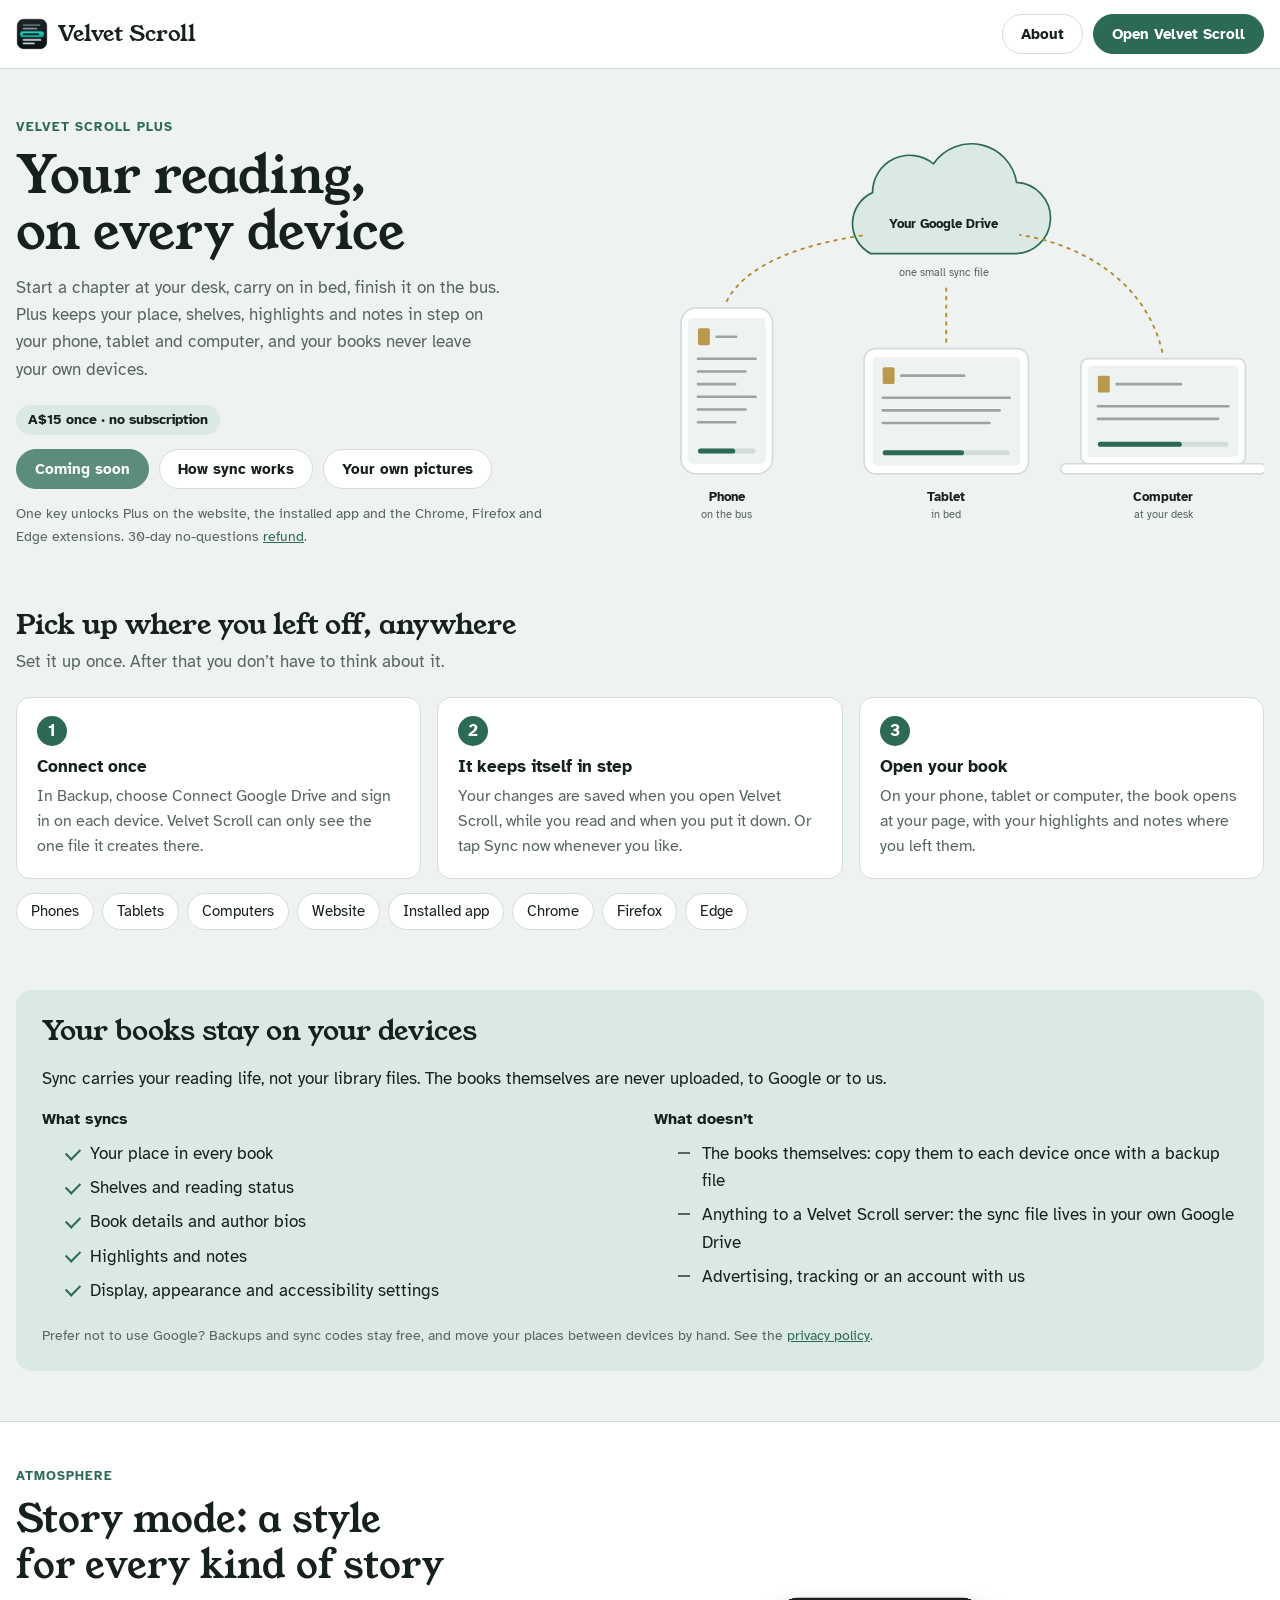
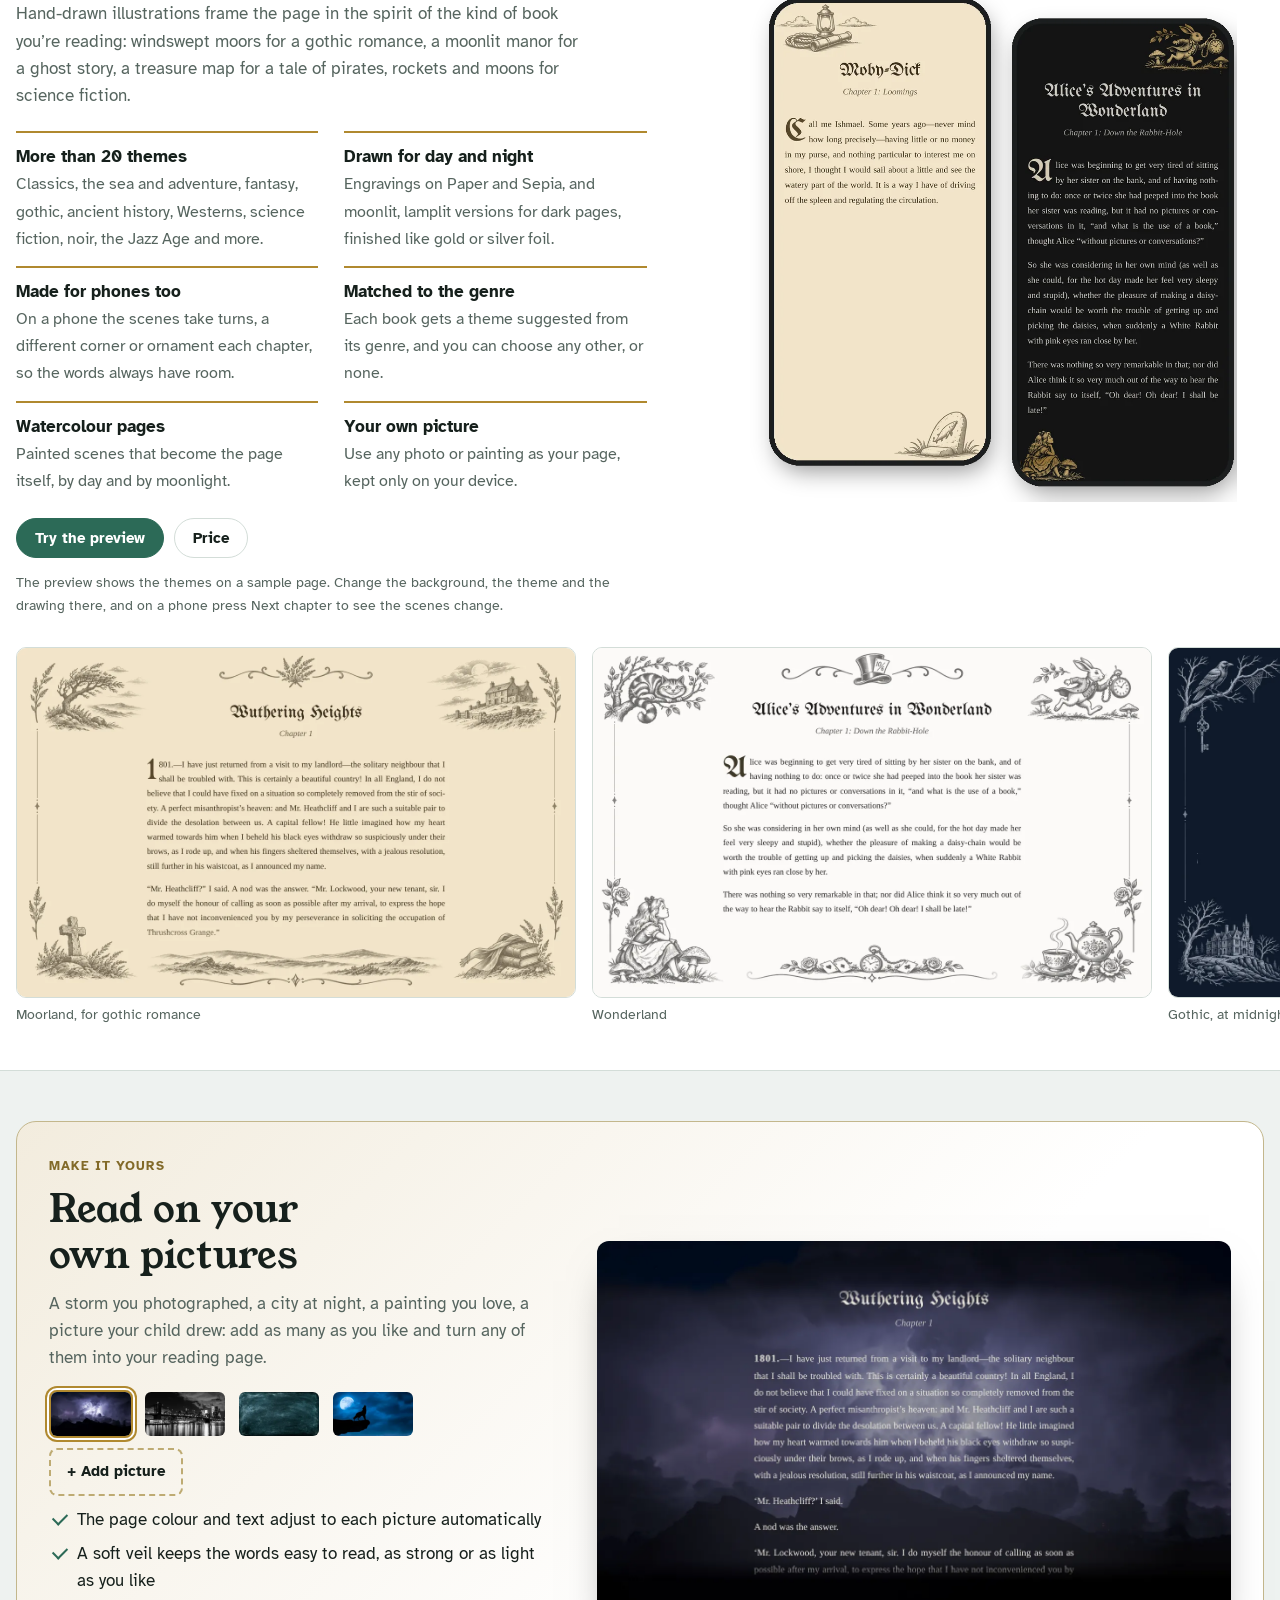
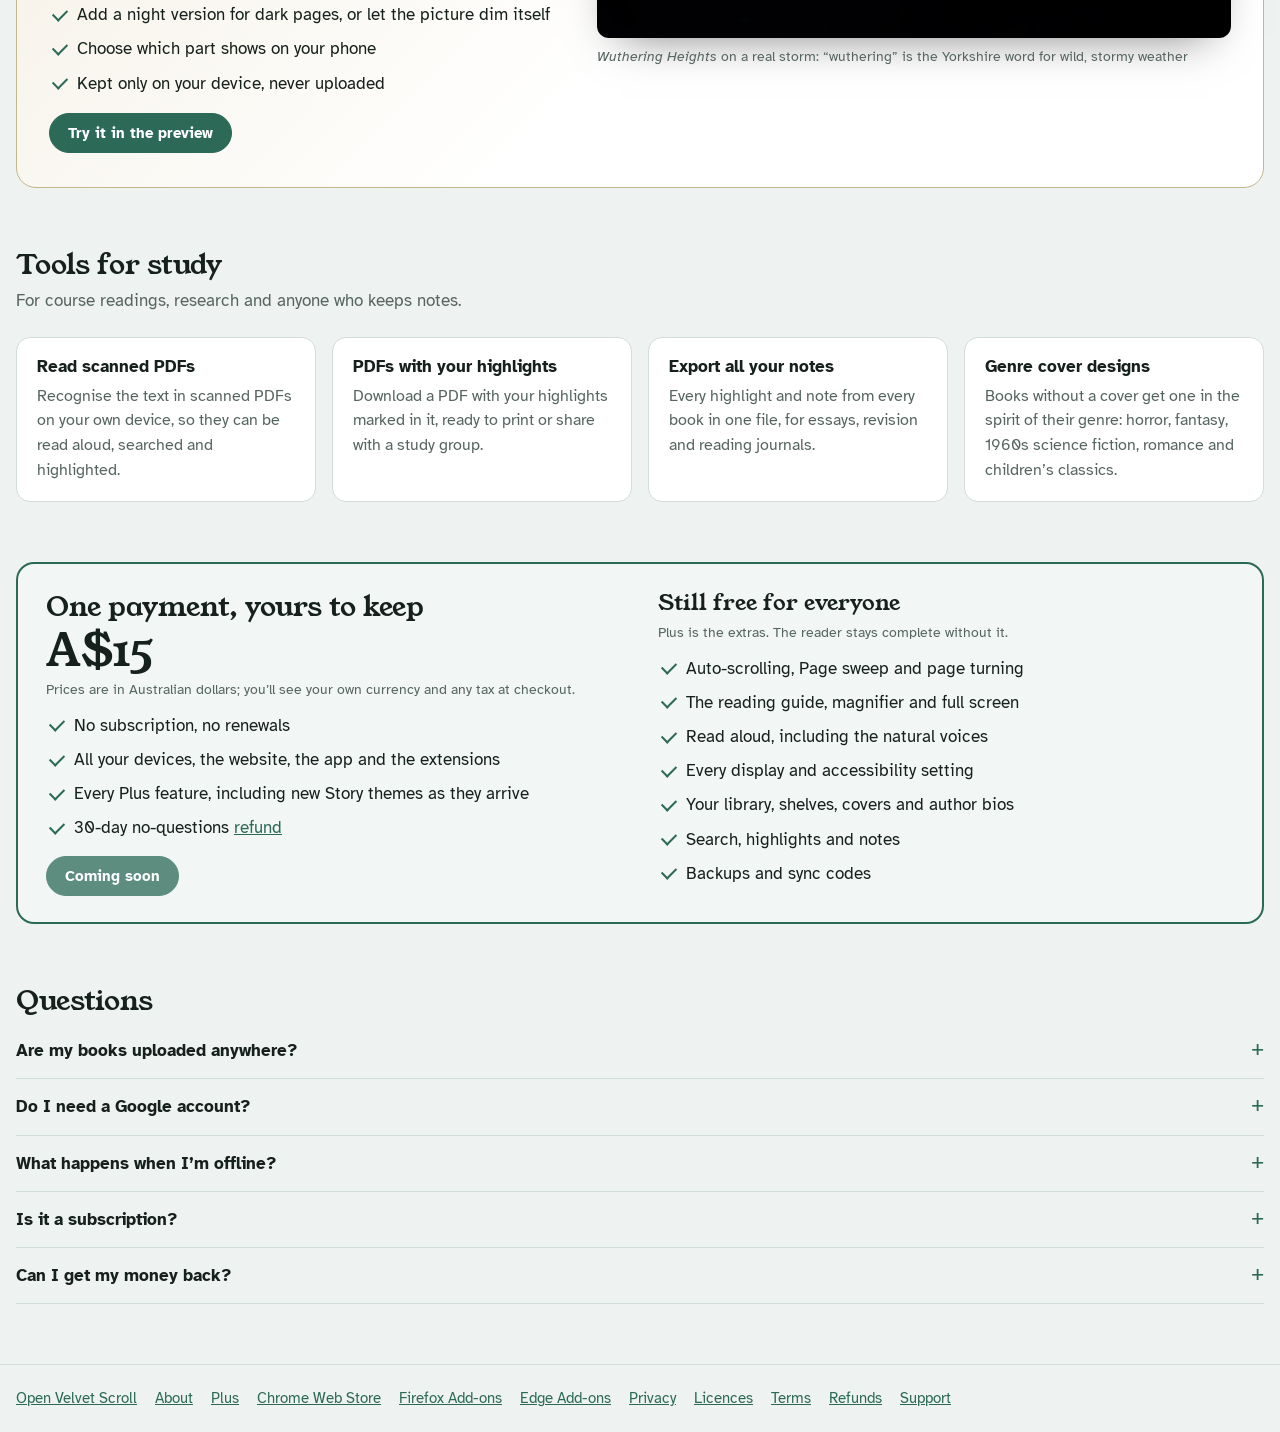
<file: plus.html>
<!doctype html>
<html lang="en">
<head>
<meta charset="utf-8">
<meta name="viewport" content="width=device-width, initial-scale=1, viewport-fit=cover">
<title>Velvet Scroll Plus</title>
<meta name="description" content="Velvet Scroll Plus: your reading places, shelves, highlights and notes in step on your phone, tablet and computer, through your own Google Drive. Your books stay on your devices. A$15 once.">
<link rel="icon" href="icon.png">
<link rel="preconnect" href="https://fonts.googleapis.com">
<link rel="preconnect" href="https://fonts.gstatic.com" crossorigin>
<link rel="stylesheet" href="https://fonts.googleapis.com/css2?family=Atkinson+Hyperlegible:wght@400;700&family=Young+Serif&display=swap">
<style>
/* Layout: one readable column on the library's cloth-green ground; a wide band for the video and screenshots. */
:root{--bg:#eef2f0;--surface:#ffffff;--fg:#16201c;--muted:#56655f;--line:#d3ddd8;--accent:#2c6a57;--accent-fg:#ffffff;--accent-soft:#dbe9e3;--gold:#b0892f;
  --f-display:"Young Serif",Georgia,serif;--f-ui:"Atkinson Hyperlegible",system-ui,-apple-system,"Segoe UI",sans-serif;color-scheme:light}
@media (prefers-color-scheme: dark){:root:not([data-theme="light"]){--bg:#101715;--surface:#172220;--fg:#e4ece9;--muted:#93a59e;--line:#2a3833;--accent:#6dbea2;--accent-fg:#0b1a15;--accent-soft:#1e3a31;--gold:#d8b45a;color-scheme:dark}}
:root[data-theme="dark"]{--bg:#101715;--surface:#172220;--fg:#e4ece9;--muted:#93a59e;--line:#2a3833;--accent:#6dbea2;--accent-fg:#0b1a15;--accent-soft:#1e3a31;--gold:#d8b45a;color-scheme:dark}
*{box-sizing:border-box}
html{padding-top:env(safe-area-inset-top,0px);padding-bottom:env(safe-area-inset-bottom,0px)}
body{margin:0;background:var(--bg);color:var(--fg);font:17px/1.6 var(--f-ui)}
a{color:var(--accent)}
.wrap{max-width:1320px;margin:0 auto;padding-left:max(16px,env(safe-area-inset-left,0px));padding-right:max(16px,env(safe-area-inset-right,0px))}
header.top{border-bottom:1px solid var(--line);background:var(--surface)}
header.top .wrap{display:flex;align-items:center;justify-content:space-between;gap:12px;padding-block:14px}
.brand{display:flex;align-items:center;gap:10px;text-decoration:none;color:var(--fg);font:400 22px/1 var(--f-display)}
.brand img{width:32px;height:32px}
.btn{display:inline-flex;align-items:center;justify-content:center;gap:8px;border:1px solid var(--line);background:var(--surface);color:var(--fg);border-radius:999px;padding:10px 18px;font:700 15px/1.2 var(--f-ui);text-decoration:none;white-space:nowrap}
.btn:hover{border-color:var(--accent)}
.btn.primary{background:var(--accent);border-color:var(--accent);color:var(--accent-fg)}
.btn svg{width:18px;height:18px;flex:none}
.hero{display:grid;grid-template-columns:minmax(0,1fr) minmax(0,1.2fr);gap:28px 44px;align-items:center;padding-block:48px 40px}
.kicker{margin:0 0 10px;font-size:13px;font-weight:700;letter-spacing:.08em;text-transform:uppercase;color:var(--accent)}
h1{margin:0 0 14px;font:400 clamp(34px,5vw,52px)/1.08 var(--f-display);text-wrap:balance}
.lede{margin:0 0 22px;color:var(--muted);max-width:44ch}
.ctas{display:flex;flex-wrap:wrap;gap:10px}
.small{font-size:14px;color:var(--muted);margin:14px 0 0}
.video video{display:block;width:100%;aspect-ratio:16/9;border-radius:14px;background:#121a19;box-shadow:0 18px 44px -20px rgb(0 0 0 / .5)}
section{padding-block:30px}
h2{margin:0 0 6px;font:400 28px/1.2 var(--f-display);text-wrap:balance}
.sub{margin:0 0 22px;color:var(--muted);max-width:60ch}
.features{display:grid;grid-template-columns:repeat(auto-fit,minmax(250px,1fr));gap:16px}
.feature{background:var(--surface);border:1px solid var(--line);border-radius:14px;padding:18px 20px}
.feature h3{margin:0 0 6px;font:700 17px/1.3 var(--f-ui)}
.feature p{margin:0;color:var(--muted);font-size:15.5px}
.shots{display:grid;grid-auto-flow:column;grid-auto-columns:min(78%,560px);gap:16px;overflow-x:auto;padding-bottom:10px;scroll-snap-type:x mandatory;scroll-padding-inline:18px}
.shots figure{margin:0;scroll-snap-align:start}
.shots img{display:block;width:100%;height:auto;border-radius:10px;border:1px solid var(--line)}
.shots figcaption{font-size:14px;color:var(--muted);margin-top:6px}
.who{display:grid;grid-template-columns:repeat(auto-fit,minmax(220px,1fr));gap:12px 24px;padding:0;margin:0;list-style:none}
.who li{border-top:2px solid var(--gold);padding-top:10px}
.who strong{display:block}
.who span{color:var(--muted);font-size:15.5px}
.private{background:var(--accent-soft);border-radius:16px;padding:24px 26px}
.private ul{margin:10px 0 0;padding-left:20px}
.private li{margin-bottom:6px}
.tiers{display:grid;grid-template-columns:repeat(2,minmax(0,1fr));gap:16px;margin-top:6px}
.tier{border:1px solid var(--line);border-radius:16px;padding:20px 22px;background:var(--surface)}
.tier.plus{border:2px solid var(--accent);background:color-mix(in srgb,var(--accent) 6%,var(--surface))}
.tier h3{margin:0 0 2px;font:400 22px/1.2 var(--f-display)}
.tier .price{margin:0 0 10px;color:var(--muted);font-size:15px}
.tier ul{margin:0;padding-left:20px}
.tier li{margin-bottom:6px}
.tier .soon{font-size:13px;color:var(--muted)}
.promise{margin:18px 0 0;padding:16px 20px;border-left:3px solid var(--gold);background:var(--surface);border-radius:0 12px 12px 0;color:var(--fg);max-width:70ch}
@media (max-width:720px){ .tiers{grid-template-columns:minmax(0,1fr)} }
details{border-bottom:1px solid var(--line);padding:14px 0}
summary{cursor:pointer;font-weight:700;list-style:none;display:flex;justify-content:space-between;gap:12px}
summary::-webkit-details-marker{display:none}
summary::after{content:"+";color:var(--accent);font-weight:400;font-size:22px;line-height:1}
details[open] summary::after{content:"–"}
details p{margin:8px 0 0;color:var(--muted);max-width:68ch}
.why{max-width:760px;margin:0 auto;text-align:center;padding-block:20px 34px}
.why h2{margin-bottom:16px}
.why p{margin:0 0 16px;font:400 clamp(19px,2.2vw,22px)/1.6 var(--f-display);color:var(--fg);text-wrap:pretty}
.why p.last{font:400 17px/1.6 var(--f-ui);color:var(--muted)}
.why .orn{display:block;width:120px;height:1px;margin:0 auto 26px;background:linear-gradient(90deg,transparent,var(--gold),transparent)}
/* Story mode: a band set apart from the page, text beside two phones, then a strip of wide screenshots */
.story{background:var(--surface);border-block:1px solid var(--line);padding-block:44px 34px;margin-block:20px}
.story-grid{display:grid;grid-template-columns:minmax(0,1.1fr) minmax(0,1fr);gap:28px 44px;align-items:center}
.story h2{font-size:clamp(28px,3.6vw,38px);margin-bottom:12px}
.story .lede{max-width:52ch}
.story-points{list-style:none;padding:0;margin:0 0 24px;display:grid;grid-template-columns:repeat(2,minmax(0,1fr));gap:14px 26px}
.story-points li{border-top:2px solid var(--gold);padding-top:10px}
.story-points strong{display:block}
.story-points span{color:var(--muted);font-size:15.5px}
.story .phones{margin:0}
.story .phones img{display:block;width:100%;max-width:520px;height:auto;margin-inline:auto}
.story .shots{margin-top:30px}
@media (max-width:820px){ .story-grid{grid-template-columns:minmax(0,1fr)} .story .phones{order:-1} .story .phones img{max-width:380px} }
@media (max-width:520px){ .story-points{grid-template-columns:minmax(0,1fr)} }
footer.foot{border-top:1px solid var(--line);margin-top:30px}
footer.foot .wrap{display:flex;flex-wrap:wrap;gap:8px 18px;padding-block:22px;font-size:14.5px;color:var(--muted)}
:focus-visible{outline:2px solid var(--accent);outline-offset:2px}
@media (max-width:820px){ .hero{grid-template-columns:minmax(0,1fr);padding-block:30px} .video{order:-1} }
@media (prefers-reduced-motion: reduce){ .shots{scroll-behavior:auto} }

/* Plus page */
.phero{display:grid;grid-template-columns:minmax(0,1fr) minmax(0,1.15fr);gap:28px 44px;align-items:center;padding-block:48px 30px}
.phero .price-tag{display:inline-block;margin:0 0 14px;padding:4px 12px;border-radius:999px;background:var(--accent-soft);color:var(--fg);font-weight:700;font-size:14px}
.btn.soon{opacity:.75;cursor:default}
.devices{width:100%;height:auto;display:block}
.devices .ln{stroke:var(--line);stroke-width:2;fill:var(--surface)}
.devices .scr{fill:var(--bg)}
.devices .txt{stroke:var(--muted);stroke-width:3;stroke-linecap:round;opacity:.55}
.devices .bar{fill:var(--line)}
.devices .fill{fill:var(--accent)}
.devices .path{stroke:var(--gold);stroke-width:2.2;fill:none;stroke-dasharray:3 7;stroke-linecap:round}
.devices .cloud{fill:var(--accent-soft);stroke:var(--accent);stroke-width:2}
.devices text{fill:var(--fg);font:700 15px var(--f-ui)}
.devices text.s{fill:var(--muted);font:400 13px var(--f-ui)}
.devices .cov{fill:var(--gold);opacity:.85}
.steps{display:grid;grid-template-columns:repeat(3,minmax(0,1fr));gap:16px;counter-reset:st;margin:6px 0 0;padding:0;list-style:none}
.steps li{background:var(--surface);border:1px solid var(--line);border-radius:14px;padding:18px 20px 20px;counter-increment:st}
.steps li::before{content:counter(st);display:grid;place-items:center;width:30px;height:30px;border-radius:50%;background:var(--accent);color:var(--accent-fg);font-weight:700;margin-bottom:10px}
.steps h3{margin:0 0 6px;font:700 17px/1.3 var(--f-ui)}
.steps p{margin:0;color:var(--muted);font-size:15.5px}
.twocol{display:grid;grid-template-columns:repeat(2,minmax(0,1fr));gap:12px 28px;margin-top:12px}
.twocol h3{margin:0 0 4px;font:700 16px/1.3 var(--f-ui)}
.twocol p{margin:0;color:var(--muted);font-size:15.5px}
.ticks{list-style:none;padding:0;margin:10px 0 0}
.ticks li{padding-left:28px;position:relative;margin-bottom:7px}
.ticks li::before{content:"";position:absolute;left:4px;top:.45em;width:12px;height:7px;border-left:2.5px solid var(--accent);border-bottom:2.5px solid var(--accent);transform:rotate(-45deg)}
.ticks.no li::before{width:12px;height:0;border-left:0;border-bottom:2.5px solid var(--muted);transform:none;top:.7em}
.everywhere{display:flex;flex-wrap:wrap;gap:8px;margin-top:14px}
.everywhere span{border:1px solid var(--line);background:var(--surface);border-radius:999px;padding:6px 14px;font-size:14.5px}
.pricecard{display:grid;grid-template-columns:minmax(0,1fr) minmax(0,1fr);gap:20px 36px;border:2px solid var(--accent);border-radius:18px;padding:26px 28px;background:color-mix(in srgb,var(--accent) 6%,var(--surface))}
.pricecard .big{font:400 44px/1 var(--f-display);margin:4px 0 6px}
.own{border-radius:20px;padding:34px 32px;background:linear-gradient(135deg,color-mix(in srgb,var(--gold) 16%,var(--surface)),var(--surface) 60%);border:1px solid color-mix(in srgb,var(--gold) 45%,var(--line))}
.own-grid{display:grid;grid-template-columns:minmax(0,1fr) minmax(0,1.25fr);gap:26px 40px;align-items:center}
.own .kicker{color:color-mix(in srgb,var(--gold) 70%,var(--fg))}
.own h2{font-size:clamp(28px,3.6vw,38px);margin-bottom:12px}
.own figure{margin:0}
.own figure img{display:block;width:100%;height:auto;border-radius:12px;box-shadow:0 18px 44px -22px rgb(0 0 0 / .55)}
.own figcaption{font-size:14px;color:var(--muted);margin-top:8px}
.picrow{display:flex;flex-wrap:wrap;gap:10px;align-items:center;margin:18px 0 6px}
.picrow img{width:84px;height:48px;object-fit:cover;border-radius:8px;border:2px solid transparent}
.picrow img.on{border-color:var(--gold);box-shadow:0 0 0 2px var(--surface),0 0 0 4px var(--gold)}
.picrow .add{display:inline-flex;align-items:center;height:48px;padding:0 16px;border:2px dashed color-mix(in srgb,var(--gold) 60%,var(--line));border-radius:8px;color:var(--fg);font-weight:700;font-size:14.5px}
@media (max-width:820px){ .own-grid{grid-template-columns:minmax(0,1fr)} .own{padding:24px 20px} }
@media (max-width:820px){ .phero,.pricecard{grid-template-columns:minmax(0,1fr)} .steps,.twocol{grid-template-columns:minmax(0,1fr)} .phero .vis{order:-1} }
</style>
<style>/* your library's accessibility settings (set by the script below) */
html.ax-large body{zoom:1.15}
html.ax-still *,html.ax-still *::before,html.ax-still *::after{animation:none!important;transition:none!important;scroll-behavior:auto!important}
html.ax-hc a{text-decoration:underline;text-decoration-thickness:2px}
html.ax-hc .btn,html.ax-hc .feature,html.ax-hc details,html.ax-hc input,html.ax-hc select{border-width:2px!important;border-color:var(--fg)!important}
html.ax-hc :focus-visible{outline:3px solid var(--accent)!important;outline-offset:2px}
</style>
<script>/* wear the library's colours and accessibility settings: saved by the library on this site, or passed along by the extension */
(function(){try{var q=new URLSearchParams(location.search).get('vs'),t=JSON.parse(q||localStorage.getItem('vsSite')||'null');if(!t)return;
var r=document.documentElement,set=function(p){for(var k in p)r.style.setProperty(k,p[k]);};
if(t.fixed)set(t.fixed);else if(t.light&&t.dark){var mq=matchMedia('(prefers-color-scheme: dark)'),f=function(){set(mq.matches?t.dark:t.light);};f();mq.addEventListener('change',f);}
(t.cls||[]).forEach(function(c){r.classList.add(c);});}catch(e){}})();</script>
<!-- Cloudflare Web Analytics: counts visits without cookies; the website only, never the extensions -->
<script type='module' src='https://static.cloudflareinsights.com/beacon.min.js' data-cf-beacon='{"token": "c1d290f229f04dec889cd976f282d1b8"}'></script>
</head>
<body>
<header class="top"><div class="wrap">
  <a class="brand" href="./"><img src="icon.png" alt="">Velvet Scroll</a>
  <span class="ctas"><a class="btn" href="about.html">About</a><a class="btn primary" href="./">Open Velvet Scroll</a></span>
</div></header>
<main>
<div class="wrap phero">
  <div>
    <p class="kicker">Velvet Scroll Plus</p>
    <h1>Your reading, on every device</h1>
    <p class="lede">Start a chapter at your desk, carry on in bed, finish it on the bus. Plus keeps your place, shelves, highlights and notes in step on your phone, tablet and computer, and your books never leave your own devices.</p>
    <p class="price-tag">A$15 once · no subscription</p>
    <div class="ctas"><span class="btn primary soon" aria-disabled="true">Coming soon</span><a class="btn" href="#sync">How sync works</a><a class="btn" href="#own">Your own pictures</a></div>
    <p class="small">One key unlocks Plus on the website, the installed app and the Chrome, Firefox and Edge extensions. 30-day no-questions <a href="refunds.html">refund</a>.</p>
  </div>
  <div class="vis"><svg class="devices" viewBox="0 0 760 466" role="img" aria-labelledby="dvT"><title id="dvT">A phone, a tablet and a computer, each open at the same place in the same book, kept in step through one small file in your own Google Drive</title><path class="cloud" d="M296 140h168a42 42 0 0 0 4-84 54 54 0 0 0-98-22 44 44 0 0 0-72 34 40 40 0 0 0-2 72z"/><text x="382" y="110" text-anchor="middle">Your Google Drive</text><text class="s" x="382" y="166" text-anchor="middle">one small sync file</text><path class="path" d="M126 196C150 150 220 128 290 118"/><path class="path" d="M385 244V180"/><path class="path" d="M640 256C620 170 540 128 472 118"/><rect class="ln" x="72" y="204" width="108" height="196" rx="18"/><rect class="scr" x="80" y="216" width="92" height="172" rx="5"/><rect class="cov" x="92" y="228" width="14" height="20" rx="2"/><line class="txt" x1="114" y1="238" x2="137" y2="238"/><line class="txt" x1="92" y1="264" x2="160" y2="264"/><line class="txt" x1="92" y1="279" x2="148" y2="279"/><line class="txt" x1="92" y1="294" x2="136" y2="294"/><line class="txt" x1="92" y1="309" x2="160" y2="309"/><line class="txt" x1="92" y1="324" x2="148" y2="324"/><line class="txt" x1="92" y1="339" x2="136" y2="339"/><rect class="bar" x="92" y="370" width="68" height="6" rx="3"/><rect class="fill" x="92" y="370" width="44" height="6" rx="3"/><text x="126" y="432" text-anchor="middle">Phone</text><text class="s" x="126" y="452" text-anchor="middle">on the bus</text><rect class="ln" x="288" y="252" width="194" height="148" rx="14"/><rect class="scr" x="298" y="262" width="174" height="128" rx="5"/><rect class="cov" x="310" y="274" width="14" height="20" rx="2"/><line class="txt" x1="332" y1="284" x2="406" y2="284"/><line class="txt" x1="310" y1="310" x2="460" y2="310"/><line class="txt" x1="310" y1="325" x2="448" y2="325"/><line class="txt" x1="310" y1="340" x2="436" y2="340"/><rect class="bar" x="310" y="372" width="150" height="6" rx="3"/><rect class="fill" x="310" y="372" width="96" height="6" rx="3"/><text x="385" y="432" text-anchor="middle">Tablet</text><text class="s" x="385" y="452" text-anchor="middle">in bed</text><rect class="ln" x="544" y="264" width="194" height="124" rx="8"/><rect class="scr" x="552" y="272" width="178" height="108" rx="5"/><rect class="cov" x="564" y="284" width="14" height="20" rx="2"/><line class="txt" x1="586" y1="294" x2="662" y2="294"/><line class="txt" x1="564" y1="320" x2="718" y2="320"/><line class="txt" x1="564" y1="335" x2="706" y2="335"/><rect class="bar" x="564" y="362" width="154" height="6" rx="3"/><rect class="fill" x="564" y="362" width="99" height="6" rx="3"/><rect class="ln" x="520" y="388" width="242" height="12" rx="6"/><text x="641" y="432" text-anchor="middle">Computer</text><text class="s" x="641" y="452" text-anchor="middle">at your desk</text></svg></div>
</div>

<section class="wrap" id="sync" aria-labelledby="syH">
  <h2 id="syH">Pick up where you left off, anywhere</h2>
  <p class="sub">Set it up once. After that you don’t have to think about it.</p>
  <ol class="steps">
    <li><h3>Connect once</h3><p>In Backup, choose Connect Google Drive and sign in on each device. Velvet Scroll can only see the one file it creates there.</p></li>
    <li><h3>It keeps itself in step</h3><p>Your changes are saved when you open Velvet Scroll, while you read and when you put it down. Or tap Sync now whenever you like.</p></li>
    <li><h3>Open your book</h3><p>On your phone, tablet or computer, the book opens at your page, with your highlights and notes where you left them.</p></li>
  </ol>
  <div class="everywhere" aria-label="Where it works"><span>Phones</span><span>Tablets</span><span>Computers</span><span>Website</span><span>Installed app</span><span>Chrome</span><span>Firefox</span><span>Edge</span></div>
</section>

<section class="wrap" aria-labelledby="ybH">
  <div class="private">
    <h2 id="ybH">Your books stay on your devices</h2>
    <p>Sync carries your reading life, not your library files. The books themselves are never uploaded, to Google or to us.</p>
    <div class="twocol">
      <div><h3>What syncs</h3><ul class="ticks"><li>Your place in every book</li><li>Shelves and reading status</li><li>Book details and author bios</li><li>Highlights and notes</li><li>Display, appearance and accessibility settings</li></ul></div>
      <div><h3>What doesn’t</h3><ul class="ticks no"><li>The books themselves: copy them to each device once with a backup file</li><li>Anything to a Velvet Scroll server: the sync file lives in your own Google Drive</li><li>Advertising, tracking or an account with us</li></ul></div>
    </div>
    <p class="small">Prefer not to use Google? Backups and sync codes stay free, and move your places between devices by hand. See the <a href="privacy.html">privacy policy</a>.</p>
  </div>
</section>

<section class="story" id="story" aria-labelledby="stH">
  <div class="wrap story-grid">
    <div>
      <p class="kicker">Atmosphere</p>
      <h2 id="stH">Story mode: a style for every kind of story</h2>
      <p class="lede">Hand-drawn illustrations frame the page in the spirit of the kind of book you’re reading: windswept moors for a gothic romance, a moonlit manor for a ghost story, a treasure map for a tale of pirates, rockets and moons for science fiction.</p>
      <ul class="story-points">
        <li><strong>More than 20 themes</strong><span>Classics, the sea and adventure, fantasy, gothic, ancient history, Westerns, science fiction, noir, the Jazz Age and more.</span></li>
        <li><strong>Drawn for day and night</strong><span>Engravings on Paper and Sepia, and moonlit, lamplit versions for dark pages, finished like gold or silver foil.</span></li>
        <li><strong>Made for phones too</strong><span>On a phone the scenes take turns, a different corner or ornament each chapter, so the words always have room.</span></li>
        <li><strong>Matched to the genre</strong><span>Each book gets a theme suggested from its genre, and you can choose any other, or none.</span></li>
        <li><strong>Watercolour pages</strong><span>Painted scenes that become the page itself, by day and by moonlight.</span></li>
        <li><strong>Your own picture</strong><span>Use any photo or painting as your page, kept only on your device.</span></li>
      </ul>
      <div class="ctas">
        <a class="btn primary" href="https://brobborb.github.io/velvet-scroll-beta/story-preview.html" target="_blank" rel="noopener">Try the preview</a>
        <a class="btn" href="#price">Price</a>
      </div>
      <p class="small">The preview shows the themes on a sample page. Change the background, the theme and the drawing there, and on a phone press Next chapter to see the scenes change.</p>
    </div>
    <figure class="phones"><img src="media/story-phones.webp" width="1000" height="1000" alt="Two phones in Story mode: Moby-Dick on a sepia page with a lantern and spyglass above, and Alice in Wonderland on a dark page with the White Rabbit in gold" loading="lazy"></figure>
  </div>
  <div class="wrap shots" tabindex="0" aria-label="Story mode themes">
    <figure><img src="media/story-moor.webp" width="1280" height="800" alt="Wuthering Heights on sepia, framed by a windswept tree, a moorland farmhouse and heather" loading="lazy"><figcaption>Moorland, for gothic romance</figcaption></figure>
    <figure><img src="media/story-alice.webp" width="1280" height="800" alt="Alice in Wonderland on white paper, with the Cheshire Cat, the White Rabbit, Alice and a teapot in the corners" loading="lazy"><figcaption>Wonderland</figcaption></figure>
    <figure><img src="media/story-haunt.webp" width="1280" height="800" alt="Frankenstein on a midnight-blue page, with a raven, a full moon, a manor house and a candle drawn in silver" loading="lazy"><figcaption>Gothic, at midnight</figcaption></figure>
    <figure><img src="media/story-scifi.webp" width="1280" height="800" alt="The War of the Worlds on a black page, with the moon, a rocket, an astronaut and a lunar lander in silver" loading="lazy"><figcaption>Science fiction, at night</figcaption></figure>
    <figure><img src="media/story-pirate.webp" width="1280" height="800" alt="Treasure Island on sepia, with a pirate flag, a palm island, a treasure chest and a map" loading="lazy"><figcaption>Pirates, for adventures at sea</figcaption></figure>
  </div>
</section>

<section class="wrap" id="own" aria-labelledby="owH">
  <div class="own"><div class="own-grid">
    <div>
      <p class="kicker">Make it yours</p>
      <h2 id="owH">Read on your own pictures</h2>
      <p class="lede" style="margin-bottom:6px">A storm you photographed, a city at night, a painting you love, a picture your child drew: add as many as you like and turn any of them into your reading page.</p>
      <div class="picrow" aria-hidden="true"><img class="on" src="media/own-thumb-1.webp" alt=""><img src="media/own-thumb-2.webp" alt=""><img src="media/own-thumb-3.webp" alt=""><img src="media/own-thumb-4.webp" alt=""><span class="add">+ Add picture</span></div>
      <ul class="ticks">
        <li>The page colour and text adjust to each picture automatically</li>
        <li>A soft veil keeps the words easy to read, as strong or as light as you like</li>
        <li>Add a night version for dark pages, or let the picture dim itself</li>
        <li>Choose which part shows on your phone</li>
        <li>Kept only on your device, never uploaded</li>
      </ul>
      <div class="ctas" style="margin-top:16px"><a class="btn primary" href="https://brobborb.github.io/velvet-scroll-beta/story-preview.html" target="_blank" rel="noopener">Try it in the preview</a></div>
    </div>
    <figure><img src="media/own-picture.webp" width="1280" height="800" alt="Wuthering Heights on a photograph of a lightning storm over mountains, gently dimmed and veiled behind the text" loading="lazy"><figcaption><i>Wuthering Heights</i> on a real storm: “wuthering” is the Yorkshire word for wild, stormy weather</figcaption></figure>
  </div></div>
</section>

<section class="wrap" id="more" aria-labelledby="moH">
  <h2 id="moH">Tools for study</h2>
  <p class="sub">For course readings, research and anyone who keeps notes.</p>
  <div class="features">
    <div class="feature"><h3>Read scanned PDFs</h3><p>Recognise the text in scanned PDFs on your own device, so they can be read aloud, searched and highlighted.</p></div>
    <div class="feature"><h3>PDFs with your highlights</h3><p>Download a PDF with your highlights marked in it, ready to print or share with a study group.</p></div>
    <div class="feature"><h3>Export all your notes</h3><p>Every highlight and note from every book in one file, for essays, revision and reading journals.</p></div>
    <div class="feature"><h3>Genre cover designs</h3><p>Books without a cover get one in the spirit of their genre: horror, fantasy, 1960s science fiction, romance and children’s classics.</p></div>
  </div>
</section>

<section class="wrap" id="price" aria-labelledby="prH">
  <div class="pricecard">
    <div>
      <h2 id="prH">One payment, yours to keep</h2>
      <p class="big">A$15</p>
      <p class="small" style="margin-top:0">Prices are in Australian dollars; you’ll see your own currency and any tax at checkout.</p>
      <ul class="ticks"><li>No subscription, no renewals</li><li>All your devices, the website, the app and the extensions</li><li>Every Plus feature, including new Story themes as they arrive</li><li>30-day no-questions <a href="refunds.html">refund</a></li></ul>
      <div class="ctas" style="margin-top:14px"><span class="btn primary soon" aria-disabled="true">Coming soon</span></div>
    </div>
    <div>
      <h3 style="margin:0 0 6px;font:400 22px/1.2 var(--f-display)">Still free for everyone</h3>
      <p class="small" style="margin-top:0">Plus is the extras. The reader stays complete without it.</p>
      <ul class="ticks"><li>Auto-scrolling, Page sweep and page turning</li><li>The reading guide, magnifier and full screen</li><li>Read aloud, including the natural voices</li><li>Every display and accessibility setting</li><li>Your library, shelves, covers and author bios</li><li>Search, highlights and notes</li><li>Backups and sync codes</li></ul>
    </div>
  </div>
</section>

<section class="wrap" aria-labelledby="qH">
  <h2 id="qH">Questions</h2>
  <details><summary>Are my books uploaded anywhere?</summary><p>No. Your books stay in the browser on each of your devices. Sync only carries small things like your page, shelves, highlights and notes, in one file in your own Google Drive.</p></details>
  <details><summary>Do I need a Google account?</summary><p>For automatic sync, yes, because the sync file lives in your Google Drive. Without one, the free backups and sync codes still move your places between devices by hand.</p></details>
  <details><summary>What happens when I’m offline?</summary><p>Everything keeps working. Your changes are saved on your device and sync the next time you’re online.</p></details>
  <details><summary>Is it a subscription?</summary><p>No. Plus is a single payment of A$15. Keep it as long as you like, with any new Plus features included.</p></details>
  <details><summary>Can I get my money back?</summary><p>Yes. Ask within 30 days for a full refund, no questions asked. See the <a href="refunds.html">refund policy</a>.</p></details>
</section>
</main>
<footer class="foot"><div class="wrap">
  <a href="./">Open Velvet Scroll</a>
  <a href="about.html">About</a>
  <a href="plus.html">Plus</a>
  <a href="https://chromewebstore.google.com/detail/lcddfbbfeahgjlilbmclahmfgolpoknf" target="_blank" rel="noopener">Chrome Web Store</a>
  <a href="https://addons.mozilla.org/firefox/addon/velvet-scroll/" target="_blank" rel="noopener">Firefox Add-ons</a>
  <a href="https://microsoftedge.microsoft.com/addons/detail/abkbeknhfpdjhdimaebgabkcmdinojmg" target="_blank" rel="noopener">Edge Add-ons</a>
  <a href="privacy.html">Privacy</a>
  <a href="licences.html">Licences</a>
  <a href="terms.html">Terms</a>
  <a href="refunds.html">Refunds</a>
  <a href="https://github.com/brobborb/velvet-scroll/issues" target="_blank" rel="noopener">Support</a>
</div></footer>
</body>
</html>
</file>
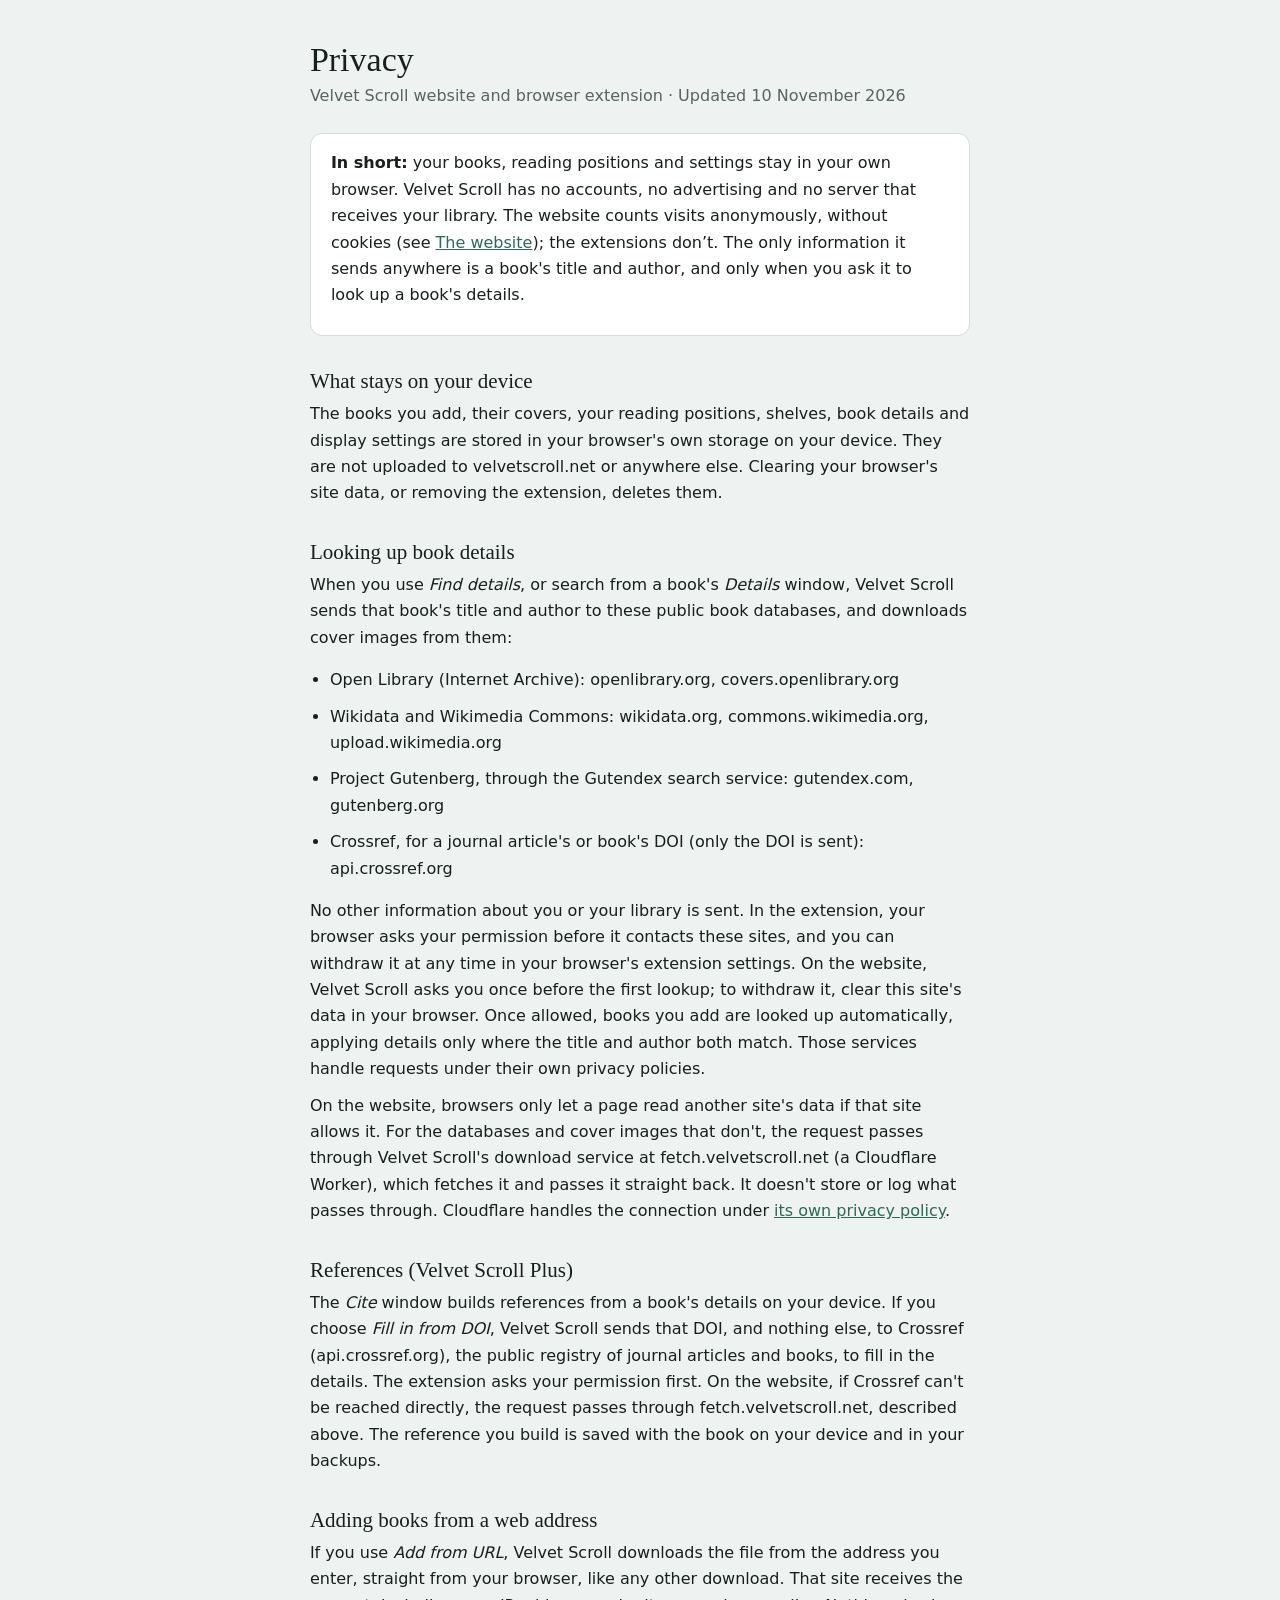
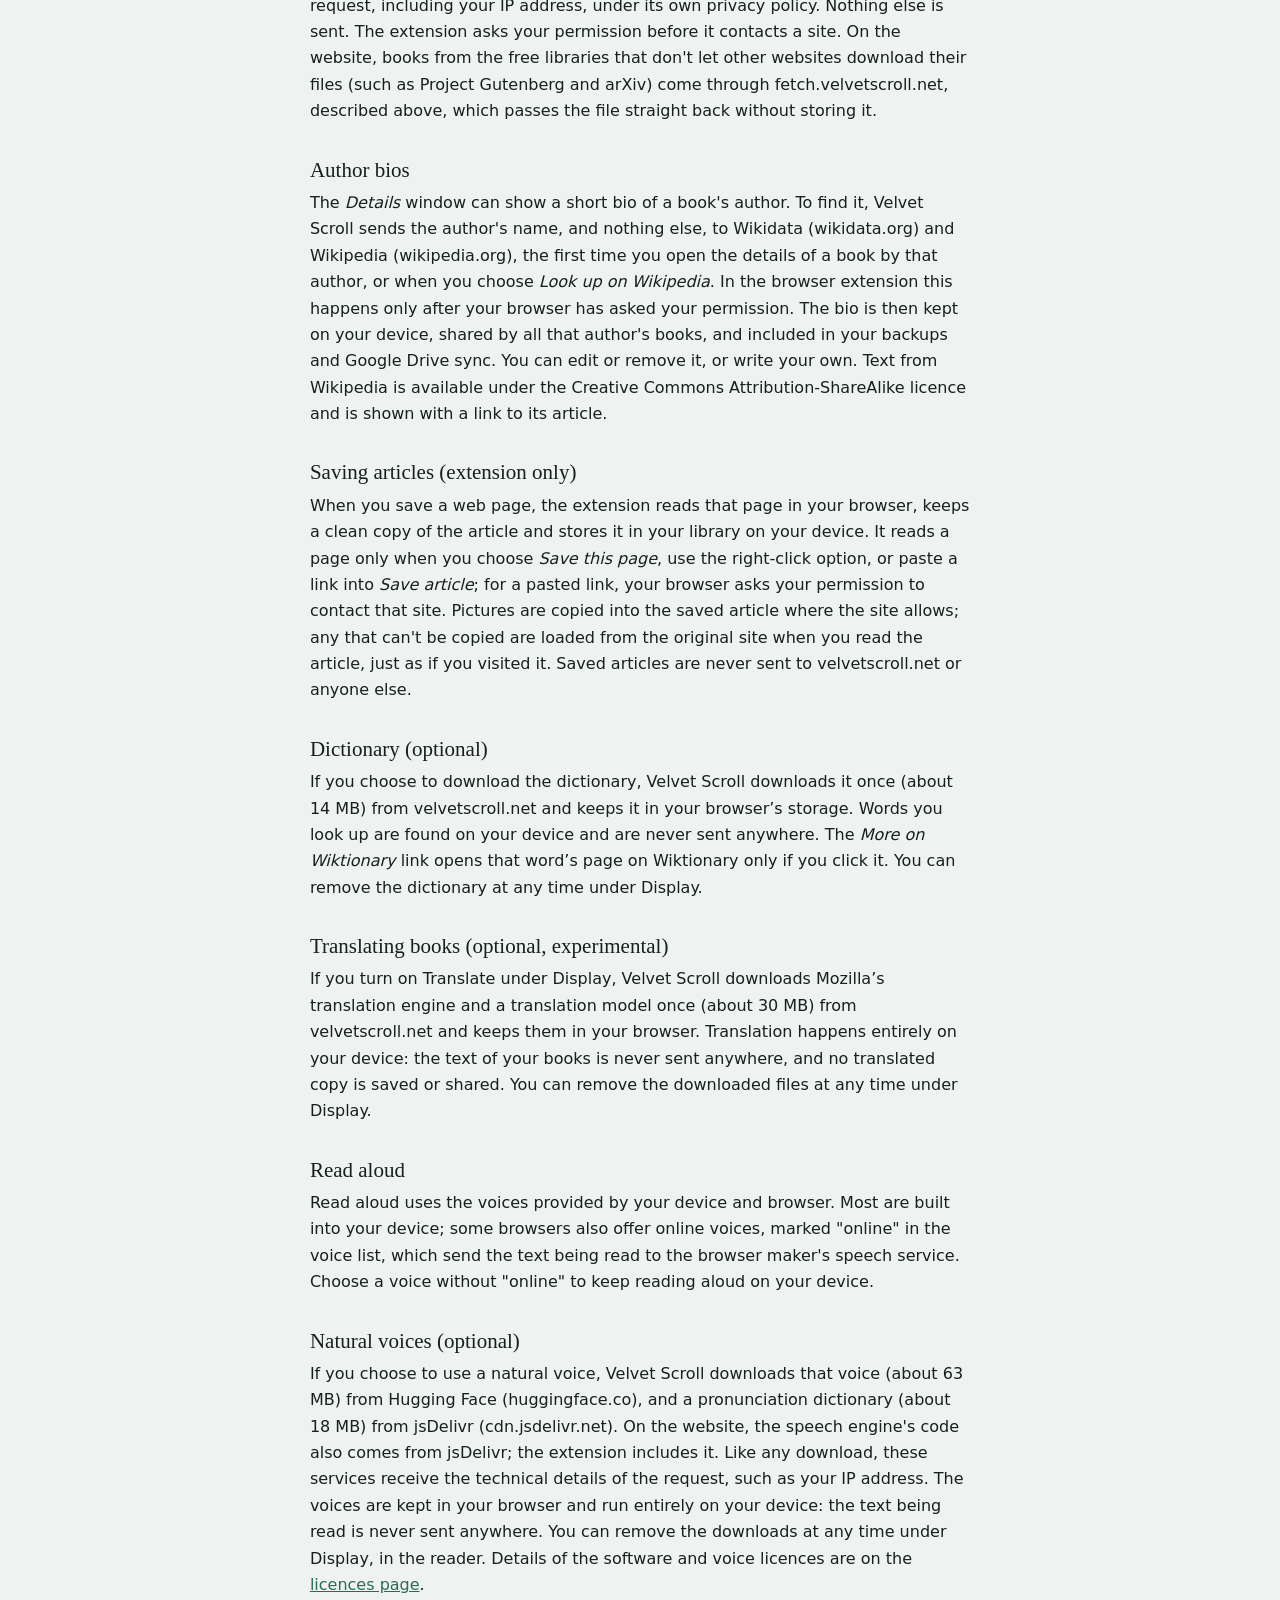
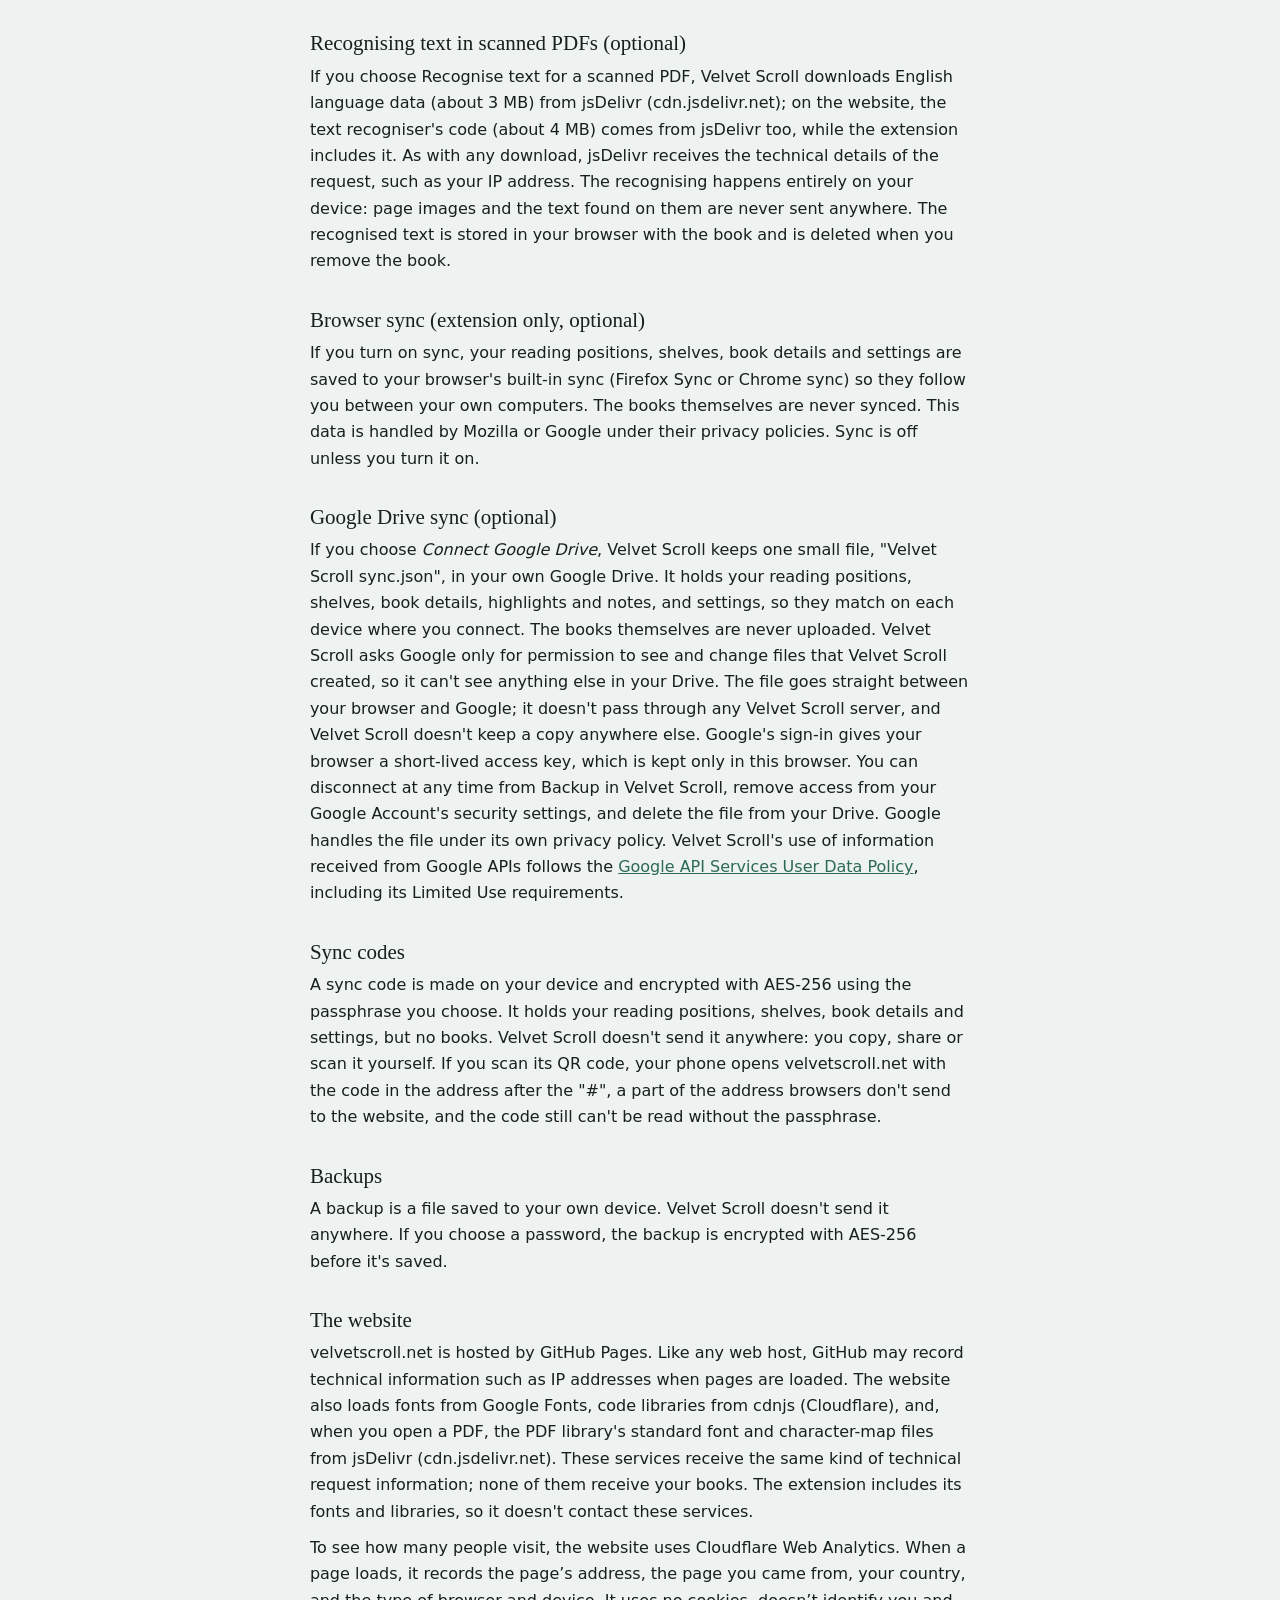
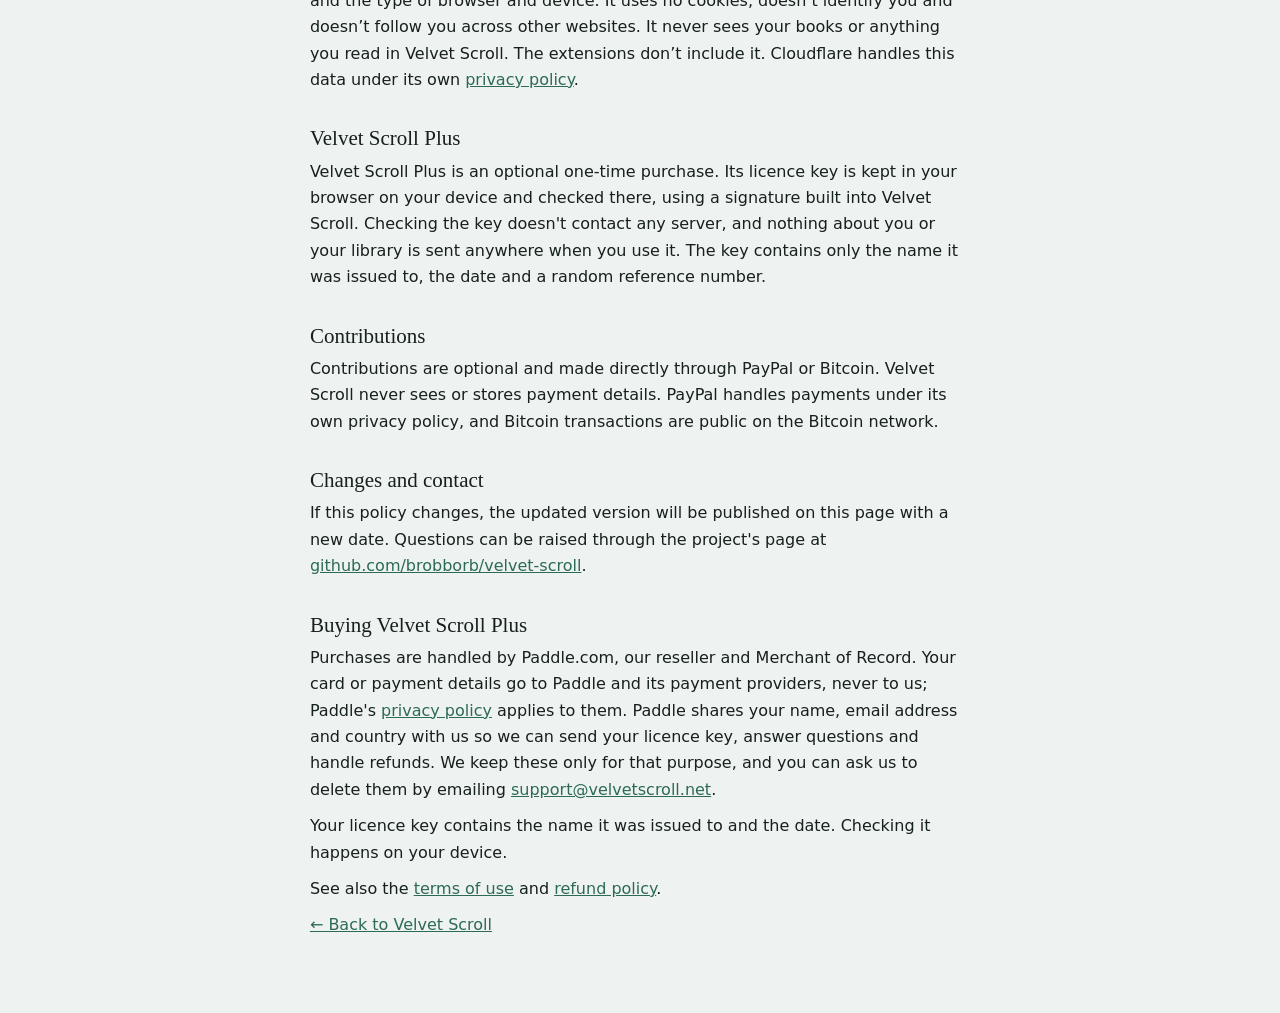
<file: privacy.html>
<!doctype html>
<html lang="en">
<head>
<meta charset="utf-8">
<meta name="viewport" content="width=device-width, initial-scale=1">
<title>Privacy · Velvet Scroll</title>
<link rel="icon" href="icon.png">
<style>
:root{--bg:#eef2f0;--surface:#fff;--fg:#16201c;--muted:#56655f;--line:#d3ddd8;--accent:#2c6a57;color-scheme:light}
@media (prefers-color-scheme: dark){:root{--bg:#101715;--surface:#172220;--fg:#e4ece9;--muted:#93a59e;--line:#2a3833;--accent:#6dbea2;color-scheme:dark}}
*{box-sizing:border-box}
body{margin:0;background:var(--bg);color:var(--fg);font:16px/1.65 "Atkinson Hyperlegible",system-ui,-apple-system,"Segoe UI",sans-serif}
main{max-width:68ch;margin:0 auto;padding:40px max(16px,env(safe-area-inset-left,0px)) 64px max(16px,env(safe-area-inset-right,0px))}
h1{font:400 34px/1.15 "Young Serif",Georgia,serif;margin:0 0 4px}
h2{font:400 21px/1.3 "Young Serif",Georgia,serif;margin:32px 0 6px}
p,li{margin:0 0 10px}
ul{padding-left:20px}
a{color:var(--accent)}
.meta{color:var(--muted);margin-bottom:24px}
.box{background:var(--surface);border:1px solid var(--line);border-radius:12px;padding:16px 20px}
</style>
<style>/* your library's accessibility settings (set by the script below) */
html.ax-large body{zoom:1.15}
html.ax-still *,html.ax-still *::before,html.ax-still *::after{animation:none!important;transition:none!important;scroll-behavior:auto!important}
html.ax-hc a{text-decoration:underline;text-decoration-thickness:2px}
html.ax-hc .btn,html.ax-hc .feature,html.ax-hc details,html.ax-hc input,html.ax-hc select{border-width:2px!important;border-color:var(--fg)!important}
html.ax-hc :focus-visible{outline:3px solid var(--accent)!important;outline-offset:2px}
</style>
<script>/* wear the library's colours and accessibility settings: saved by the library on this site, or passed along by the extension */
(function(){try{var q=new URLSearchParams(location.search).get('vs'),t=JSON.parse(q||localStorage.getItem('vsSite')||'null');if(!t)return;
var r=document.documentElement,set=function(p){for(var k in p)r.style.setProperty(k,p[k]);};
if(t.fixed)set(t.fixed);else if(t.light&&t.dark){var mq=matchMedia('(prefers-color-scheme: dark)'),f=function(){set(mq.matches?t.dark:t.light);};f();mq.addEventListener('change',f);}
(t.cls||[]).forEach(function(c){r.classList.add(c);});}catch(e){}})();</script>
<!-- Cloudflare Web Analytics: counts visits without cookies; the website only, never the extensions -->
<script type='module' src='https://static.cloudflareinsights.com/beacon.min.js' data-cf-beacon='{"token": "c1d290f229f04dec889cd976f282d1b8"}'></script>
</head>
<body>
<main>
<h1>Privacy</h1>
<p class="meta">Velvet Scroll website and browser extension · Updated 10 November 2026</p>

<div class="box"><p><strong>In short:</strong> your books, reading positions and settings stay in your own browser. Velvet Scroll has no accounts, no advertising and no server that receives your library. The website counts visits anonymously, without cookies (see <a href="#website">The website</a>); the extensions don’t. The only information it sends anywhere is a book's title and author, and only when you ask it to look up a book's details.</p></div>

<h2>What stays on your device</h2>
<p>The books you add, their covers, your reading positions, shelves, book details and display settings are stored in your browser's own storage on your device. They are not uploaded to velvetscroll.net or anywhere else. Clearing your browser's site data, or removing the extension, deletes them.</p>

<h2>Looking up book details</h2>
<p>When you use <em>Find details</em>, or search from a book's <em>Details</em> window, Velvet Scroll sends that book's title and author to these public book databases, and downloads cover images from them:</p>
<ul>
<li>Open Library (Internet Archive): openlibrary.org, covers.openlibrary.org</li>
<li>Wikidata and Wikimedia Commons: wikidata.org, commons.wikimedia.org, upload.wikimedia.org</li>
<li>Project Gutenberg, through the Gutendex search service: gutendex.com, gutenberg.org</li>
<li>Crossref, for a journal article's or book's DOI (only the DOI is sent): api.crossref.org</li>
</ul>
<p>No other information about you or your library is sent. In the extension, your browser asks your permission before it contacts these sites, and you can withdraw it at any time in your browser's extension settings. On the website, Velvet Scroll asks you once before the first lookup; to withdraw it, clear this site's data in your browser. Once allowed, books you add are looked up automatically, applying details only where the title and author both match. Those services handle requests under their own privacy policies.</p>
<p>On the website, browsers only let a page read another site's data if that site allows it. For the databases and cover images that don't, the request passes through Velvet Scroll's download service at fetch.velvetscroll.net (a Cloudflare Worker), which fetches it and passes it straight back. It doesn't store or log what passes through. Cloudflare handles the connection under <a href="https://www.cloudflare.com/privacypolicy/">its own privacy policy</a>.</p>

<h2>References (Velvet Scroll Plus)</h2>
<p>The <em>Cite</em> window builds references from a book's details on your device. If you choose <em>Fill in from DOI</em>, Velvet Scroll sends that DOI, and nothing else, to Crossref (api.crossref.org), the public registry of journal articles and books, to fill in the details. The extension asks your permission first. On the website, if Crossref can't be reached directly, the request passes through fetch.velvetscroll.net, described above. The reference you build is saved with the book on your device and in your backups.</p>

<h2>Adding books from a web address</h2>
<p>If you use <em>Add from URL</em>, Velvet Scroll downloads the file from the address you enter, straight from your browser, like any other download. That site receives the request, including your IP address, under its own privacy policy. Nothing else is sent. The extension asks your permission before it contacts a site. On the website, books from the free libraries that don't let other websites download their files (such as Project Gutenberg and arXiv) come through fetch.velvetscroll.net, described above, which passes the file straight back without storing it.</p>

<h2>Author bios</h2>
<p>The <em>Details</em> window can show a short bio of a book's author. To find it, Velvet Scroll sends the author's name, and nothing else, to Wikidata (wikidata.org) and Wikipedia (wikipedia.org), the first time you open the details of a book by that author, or when you choose <em>Look up on Wikipedia</em>. In the browser extension this happens only after your browser has asked your permission. The bio is then kept on your device, shared by all that author's books, and included in your backups and Google Drive sync. You can edit or remove it, or write your own. Text from Wikipedia is available under the Creative Commons Attribution-ShareAlike licence and is shown with a link to its article.</p>

<h2>Saving articles (extension only)</h2>
<p>When you save a web page, the extension reads that page in your browser, keeps a clean copy of the article and stores it in your library on your device. It reads a page only when you choose <em>Save this page</em>, use the right-click option, or paste a link into <em>Save article</em>; for a pasted link, your browser asks your permission to contact that site. Pictures are copied into the saved article where the site allows; any that can't be copied are loaded from the original site when you read the article, just as if you visited it. Saved articles are never sent to velvetscroll.net or anyone else.</p>

<h2>Dictionary (optional)</h2>
<p>If you choose to download the dictionary, Velvet Scroll downloads it once (about 14 MB) from velvetscroll.net and keeps it in your browser’s storage. Words you look up are found on your device and are never sent anywhere. The <em>More on Wiktionary</em> link opens that word’s page on Wiktionary only if you click it. You can remove the dictionary at any time under Display.</p>

<h2>Translating books (optional, experimental)</h2>
<p>If you turn on Translate under Display, Velvet Scroll downloads Mozilla’s translation engine and a translation model once (about 30 MB) from velvetscroll.net and keeps them in your browser. Translation happens entirely on your device: the text of your books is never sent anywhere, and no translated copy is saved or shared. You can remove the downloaded files at any time under Display.</p>

<h2>Read aloud</h2>
<p>Read aloud uses the voices provided by your device and browser. Most are built into your device; some browsers also offer online voices, marked "online" in the voice list, which send the text being read to the browser maker's speech service. Choose a voice without "online" to keep reading aloud on your device.</p>

<h2>Natural voices (optional)</h2>
<p>If you choose to use a natural voice, Velvet Scroll downloads that voice (about 63 MB) from Hugging Face (huggingface.co), and a pronunciation dictionary (about 18 MB) from jsDelivr (cdn.jsdelivr.net). On the website, the speech engine's code also comes from jsDelivr; the extension includes it. Like any download, these services receive the technical details of the request, such as your IP address. The voices are kept in your browser and run entirely on your device: the text being read is never sent anywhere. You can remove the downloads at any time under Display, in the reader. Details of the software and voice licences are on the <a href="licences.html">licences page</a>.</p>

<h2>Recognising text in scanned PDFs (optional)</h2>
<p>If you choose Recognise text for a scanned PDF, Velvet Scroll downloads English language data (about 3 MB) from jsDelivr (cdn.jsdelivr.net); on the website, the text recogniser's code (about 4 MB) comes from jsDelivr too, while the extension includes it. As with any download, jsDelivr receives the technical details of the request, such as your IP address. The recognising happens entirely on your device: page images and the text found on them are never sent anywhere. The recognised text is stored in your browser with the book and is deleted when you remove the book.</p>

<h2>Browser sync (extension only, optional)</h2>
<p>If you turn on sync, your reading positions, shelves, book details and settings are saved to your browser's built-in sync (Firefox Sync or Chrome sync) so they follow you between your own computers. The books themselves are never synced. This data is handled by Mozilla or Google under their privacy policies. Sync is off unless you turn it on.</p>

<h2>Google Drive sync (optional)</h2>
<p>If you choose <em>Connect Google Drive</em>, Velvet Scroll keeps one small file, "Velvet Scroll sync.json", in your own Google Drive. It holds your reading positions, shelves, book details, highlights and notes, and settings, so they match on each device where you connect. The books themselves are never uploaded. Velvet Scroll asks Google only for permission to see and change files that Velvet Scroll created, so it can't see anything else in your Drive. The file goes straight between your browser and Google; it doesn't pass through any Velvet Scroll server, and Velvet Scroll doesn't keep a copy anywhere else. Google's sign-in gives your browser a short-lived access key, which is kept only in this browser. You can disconnect at any time from Backup in Velvet Scroll, remove access from your Google Account's security settings, and delete the file from your Drive. Google handles the file under its own privacy policy. Velvet Scroll's use of information received from Google APIs follows the <a href="https://developers.google.com/terms/api-services-user-data-policy">Google API Services User Data Policy</a>, including its Limited Use requirements.</p>

<h2>Sync codes</h2>
<p>A sync code is made on your device and encrypted with AES-256 using the passphrase you choose. It holds your reading positions, shelves, book details and settings, but no books. Velvet Scroll doesn't send it anywhere: you copy, share or scan it yourself. If you scan its QR code, your phone opens velvetscroll.net with the code in the address after the "#", a part of the address browsers don't send to the website, and the code still can't be read without the passphrase.</p>

<h2>Backups</h2>
<p>A backup is a file saved to your own device. Velvet Scroll doesn't send it anywhere. If you choose a password, the backup is encrypted with AES-256 before it's saved.</p>

<h2 id="website">The website</h2>
<p>velvetscroll.net is hosted by GitHub Pages. Like any web host, GitHub may record technical information such as IP addresses when pages are loaded. The website also loads fonts from Google Fonts, code libraries from cdnjs (Cloudflare), and, when you open a PDF, the PDF library's standard font and character-map files from jsDelivr (cdn.jsdelivr.net). These services receive the same kind of technical request information; none of them receive your books. The extension includes its fonts and libraries, so it doesn't contact these services.</p>
<p>To see how many people visit, the website uses Cloudflare Web Analytics. When a page loads, it records the page’s address, the page you came from, your country, and the type of browser and device. It uses no cookies, doesn’t identify you and doesn’t follow you across other websites. It never sees your books or anything you read in Velvet Scroll. The extensions don’t include it. Cloudflare handles this data under its own <a href="https://www.cloudflare.com/privacypolicy/">privacy policy</a>.</p>

<h2>Velvet Scroll Plus</h2>
<p>Velvet Scroll Plus is an optional one-time purchase. Its licence key is kept in your browser on your device and checked there, using a signature built into Velvet Scroll. Checking the key doesn't contact any server, and nothing about you or your library is sent anywhere when you use it. The key contains only the name it was issued to, the date and a random reference number.</p>

<h2>Contributions</h2>
<p>Contributions are optional and made directly through PayPal or Bitcoin. Velvet Scroll never sees or stores payment details. PayPal handles payments under its own privacy policy, and Bitcoin transactions are public on the Bitcoin network.</p>

<h2>Changes and contact</h2>
<p>If this policy changes, the updated version will be published on this page with a new date. Questions can be raised through the project's page at <a href="https://github.com/brobborb/velvet-scroll/issues">github.com/brobborb/velvet-scroll</a>.</p>

<h2>Buying Velvet Scroll Plus</h2>
<p>Purchases are handled by Paddle.com, our reseller and Merchant of Record. Your card or payment details go to Paddle and its payment providers, never to us; Paddle's <a href="https://www.paddle.com/legal/privacy" target="_blank" rel="noopener">privacy policy</a> applies to them. Paddle shares your name, email address and country with us so we can send your licence key, answer questions and handle refunds. We keep these only for that purpose, and you can ask us to delete them by emailing <a href="mailto:support@velvetscroll.net">support@velvetscroll.net</a>.</p>
<p>Your licence key contains the name it was issued to and the date. Checking it happens on your device.</p>

<p>See also the <a href="terms.html">terms of use</a> and <a href="refunds.html">refund policy</a>.</p>
<p><a href="./">← Back to Velvet Scroll</a></p>
</main>
</body>
</html>
</file>
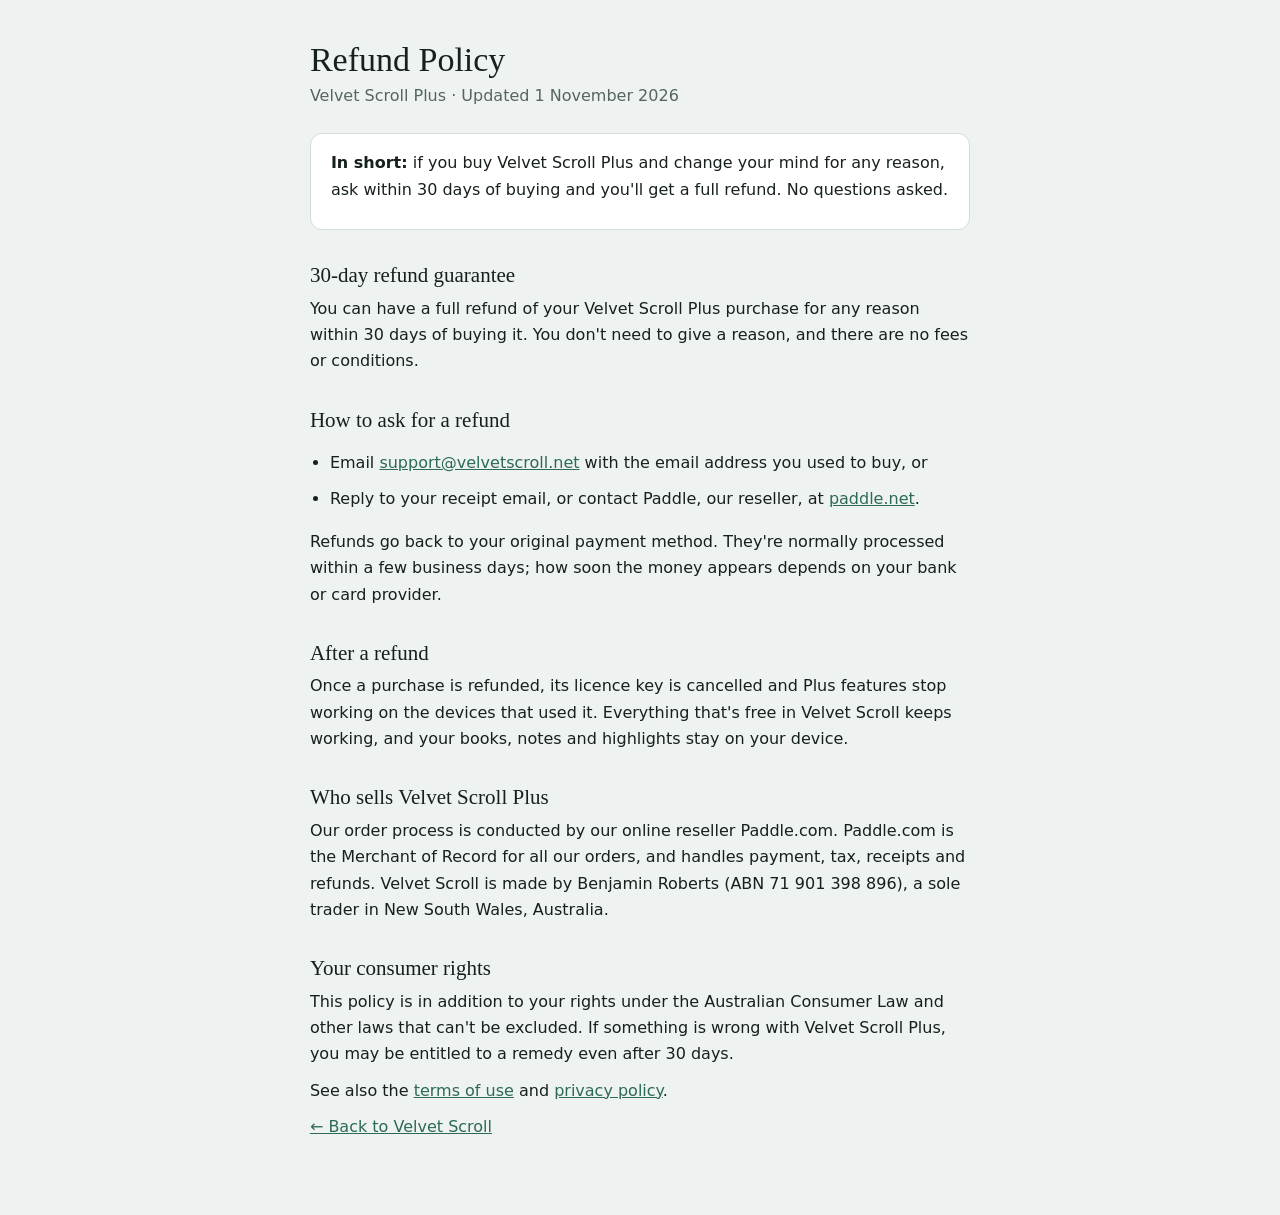
<file: refunds.html>
<!doctype html>
<html lang="en">
<head>
<meta charset="utf-8">
<meta name="viewport" content="width=device-width, initial-scale=1">
<title>Refund Policy · Velvet Scroll</title>
<link rel="icon" href="icon.png">
<style>
:root{--bg:#eef2f0;--surface:#fff;--fg:#16201c;--muted:#56655f;--line:#d3ddd8;--accent:#2c6a57;color-scheme:light}
@media (prefers-color-scheme: dark){:root{--bg:#101715;--surface:#172220;--fg:#e4ece9;--muted:#93a59e;--line:#2a3833;--accent:#6dbea2;color-scheme:dark}}
*{box-sizing:border-box}
body{margin:0;background:var(--bg);color:var(--fg);font:16px/1.65 "Atkinson Hyperlegible",system-ui,-apple-system,"Segoe UI",sans-serif}
main{max-width:68ch;margin:0 auto;padding:40px max(16px,env(safe-area-inset-left,0px)) 64px max(16px,env(safe-area-inset-right,0px))}
h1{font:400 34px/1.15 "Young Serif",Georgia,serif;margin:0 0 4px}
h2{font:400 21px/1.3 "Young Serif",Georgia,serif;margin:32px 0 6px}
p,li{margin:0 0 10px}
ul{padding-left:20px}
a{color:var(--accent)}
.meta{color:var(--muted);margin-bottom:24px}
.box{background:var(--surface);border:1px solid var(--line);border-radius:12px;padding:16px 20px}
</style>
<style>/* your library's accessibility settings (set by the script below) */
html.ax-large body{zoom:1.15}
html.ax-still *,html.ax-still *::before,html.ax-still *::after{animation:none!important;transition:none!important;scroll-behavior:auto!important}
html.ax-hc a{text-decoration:underline;text-decoration-thickness:2px}
html.ax-hc .btn,html.ax-hc .feature,html.ax-hc details,html.ax-hc input,html.ax-hc select{border-width:2px!important;border-color:var(--fg)!important}
html.ax-hc :focus-visible{outline:3px solid var(--accent)!important;outline-offset:2px}
</style>
<script>/* wear the library's colours and accessibility settings: saved by the library on this site, or passed along by the extension */
(function(){try{var q=new URLSearchParams(location.search).get('vs'),t=JSON.parse(q||localStorage.getItem('vsSite')||'null');if(!t)return;
var r=document.documentElement,set=function(p){for(var k in p)r.style.setProperty(k,p[k]);};
if(t.fixed)set(t.fixed);else if(t.light&&t.dark){var mq=matchMedia('(prefers-color-scheme: dark)'),f=function(){set(mq.matches?t.dark:t.light);};f();mq.addEventListener('change',f);}
(t.cls||[]).forEach(function(c){r.classList.add(c);});}catch(e){}})();</script>
<!-- Cloudflare Web Analytics: counts visits without cookies; the website only, never the extensions -->
<script type='module' src='https://static.cloudflareinsights.com/beacon.min.js' data-cf-beacon='{"token": "c1d290f229f04dec889cd976f282d1b8"}'></script>
</head>
<body>
<main>
<h1>Refund Policy</h1>
<p class="meta">Velvet Scroll Plus · Updated 1 November 2026</p>

<div class="box"><p><strong>In short:</strong> if you buy Velvet Scroll Plus and change your mind for any reason, ask within 30 days of buying and you'll get a full refund. No questions asked.</p></div>

<h2>30-day refund guarantee</h2>
<p>You can have a full refund of your Velvet Scroll Plus purchase for any reason within 30 days of buying it. You don't need to give a reason, and there are no fees or conditions.</p>

<h2>How to ask for a refund</h2>
<ul>
<li>Email <a href="mailto:support@velvetscroll.net">support@velvetscroll.net</a> with the email address you used to buy, or</li>
<li>Reply to your receipt email, or contact Paddle, our reseller, at <a href="https://paddle.net" target="_blank" rel="noopener">paddle.net</a>.</li>
</ul>
<p>Refunds go back to your original payment method. They're normally processed within a few business days; how soon the money appears depends on your bank or card provider.</p>

<h2>After a refund</h2>
<p>Once a purchase is refunded, its licence key is cancelled and Plus features stop working on the devices that used it. Everything that's free in Velvet Scroll keeps working, and your books, notes and highlights stay on your device.</p>

<h2>Who sells Velvet Scroll Plus</h2>
<p>Our order process is conducted by our online reseller Paddle.com. Paddle.com is the Merchant of Record for all our orders, and handles payment, tax, receipts and refunds. Velvet Scroll is made by Benjamin Roberts (ABN 71 901 398 896), a sole trader in New South Wales, Australia.</p>

<h2>Your consumer rights</h2>
<p>This policy is in addition to your rights under the Australian Consumer Law and other laws that can't be excluded. If something is wrong with Velvet Scroll Plus, you may be entitled to a remedy even after 30 days.</p>

<p>See also the <a href="terms.html">terms of use</a> and <a href="privacy.html">privacy policy</a>.</p>
<p><a href="./">← Back to Velvet Scroll</a></p>
</main>
</body>
</html>
</file>
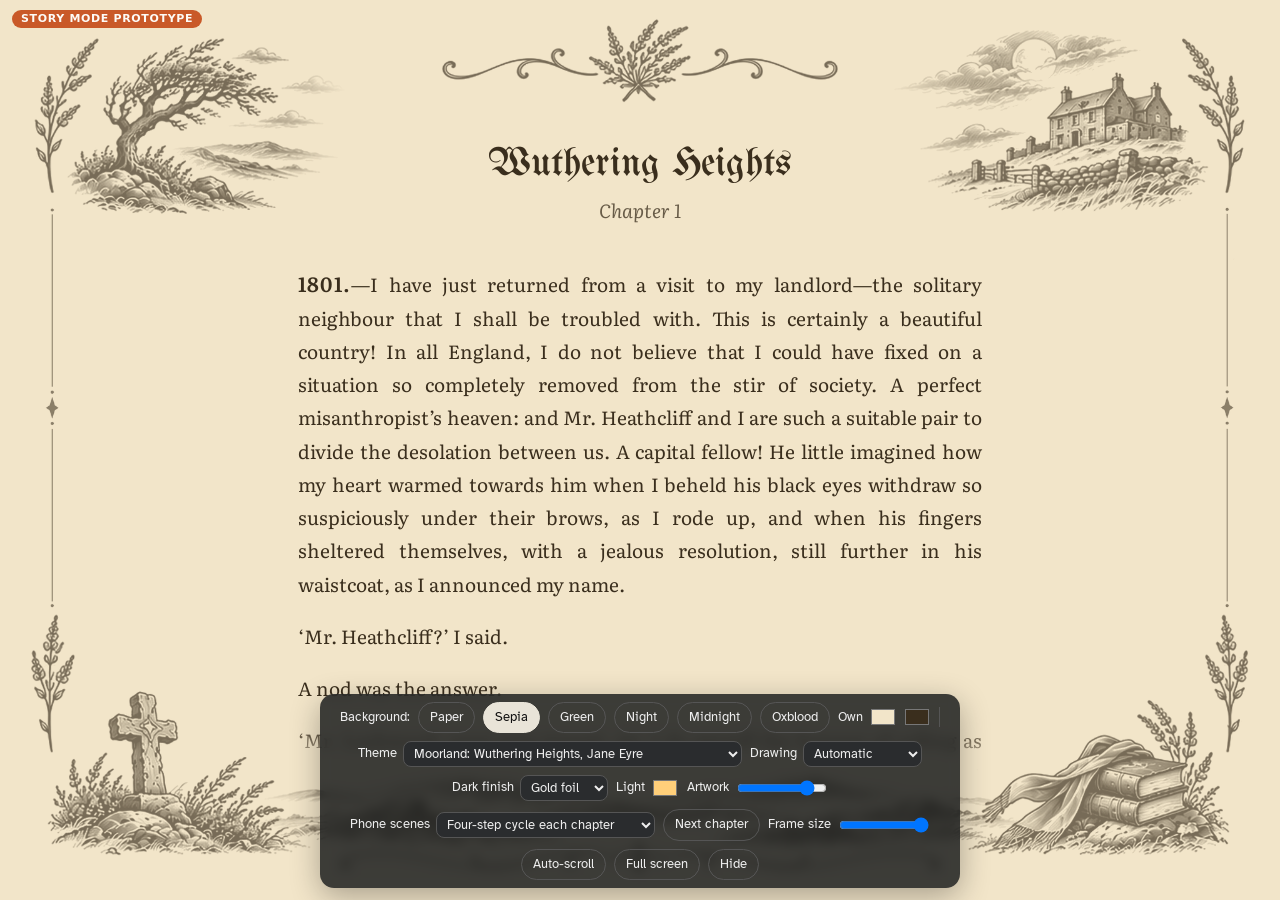
<file: story-preview.html>
<!doctype html>
<html lang="en">
<head>
<meta charset="utf-8">
<meta name="viewport" content="width=device-width, initial-scale=1">
<title>Story Mode Preview · Velvet Scroll</title>
<link rel="icon" href="icon.png">
<link rel="stylesheet" href="https://fonts.googleapis.com/css2?family=Atkinson+Hyperlegible:wght@400;700&family=Literata:ital,opsz,wght@0,7..72,400;1,7..72,400&display=swap">
<style>
@font-face{font-family:'VS Gothic';font-display:swap;src:url(fonts/unifrakturmaguntia-latin-400-normal.woff2) format('woff2')}
:root{
  --bg:#f2e5c9; --fg:#3a2e1d; --glow:#ffcf7a; --ink-mix:78%; --art:.85;
  /* the stencil is 1536 × 1024; s is how many CSS pixels one stencil pixel takes */
  /* each drawing describes itself: size, where to cut the side pieces and centre bands, and where its lights are */
  --W:1536; --H:1024; --sw:calc(var(--W) * .586); --tt:var(--th); --tb:var(--bh); --lw:560; --rx:980; --tx:560; --tw:420; --th:150; --by:760; --bh:264; --cx:1454; --cy:592; --mx:1335; --my:78; --mr:70; --img:url(story/gothic-light.webp);
  --s:calc(100dvh / var(--H));
  --ink:color-mix(in srgb,var(--fg) var(--ink-mix),var(--bg));
  color-scheme:light;
}
*{box-sizing:border-box}
html,body{margin:0;height:100%;overflow:hidden;background:var(--bg);color:var(--fg);transition:background .4s,color .4s}
body{font:16px/1.5 "Atkinson Hyperlegible",system-ui,sans-serif}

/* ---------- the stencil frame: five pieces cut from one drawing, tinted with the theme's ink ---------- */
.frame{position:fixed;inset:0;pointer-events:none;opacity:var(--art);transition:opacity .3s}
.pc{position:absolute;background:var(--ink);transition:background .4s;
  -webkit-mask-image:var(--img),var(--fade,linear-gradient(#000,#000));mask-image:var(--img),var(--fade,linear-gradient(#000,#000));
  -webkit-mask-repeat:no-repeat;mask-repeat:no-repeat;
  mask-size:calc(var(--W) * var(--s)) calc(var(--H) * var(--s)),100% 100%;-webkit-mask-size:calc(var(--W) * var(--s)) calc(var(--H) * var(--s)),100% 100%;
  mask-composite:intersect;-webkit-mask-composite:source-in}
/* left: raven, key, the house on the hill */
.pc.l{left:0;top:0;width:calc(var(--lw) * var(--s));height:100%;-webkit-mask-position:0 0,0 0;mask-position:0 0,0 0;--fade:linear-gradient(90deg,#000 80%,transparent)}
/* right: moon, raven in flight, candle on books */
.pc.r{right:0;top:0;width:calc((var(--W) - var(--rx)) * var(--s));height:100%;-webkit-mask-position:calc(-1 * var(--rx) * var(--s)) 0,0 0;mask-position:calc(-1 * var(--rx) * var(--s)) 0,0 0;--fade:linear-gradient(270deg,#000 80%,transparent)}
/* top: the pointed arch; bottom: the gate */
.pc.t{left:50%;top:0;width:calc(var(--tw) * var(--s));height:calc(var(--th) * var(--s));transform:translateX(-50%);-webkit-mask-position:calc(-1 * var(--tx) * var(--s)) 0,0 0;mask-position:calc(-1 * var(--tx) * var(--s)) 0,0 0;--fade:linear-gradient(90deg,transparent,#000 12%,#000 88%,transparent)}
.pc.b{left:50%;bottom:0;width:calc(var(--tw) * var(--s));height:calc(var(--bh) * var(--s));transform:translateX(-50%);-webkit-mask-position:calc(-1 * var(--tx) * var(--s)) calc(-1 * var(--by) * var(--s)),0 0;mask-position:calc(-1 * var(--tx) * var(--s)) calc(-1 * var(--by) * var(--s)),0 0;--fade:linear-gradient(90deg,transparent,#000 10%,#000 90%,transparent)}
/* light sources: the candle flame and the moon glow softly in the accent colour */
.glow{position:absolute;border-radius:50%;pointer-events:none;background:radial-gradient(circle,var(--glow) 0,color-mix(in srgb,var(--glow) 35%,transparent) 30%,transparent 70%);mix-blend-mode:var(--glow-blend,screen);opacity:var(--glow-on,1);transition:opacity .4s}
.glow.candle{right:calc((var(--W) - var(--cx) - 40) * var(--s));top:calc((var(--cy) - 40) * var(--s));width:calc(80 * var(--s));height:calc(80 * var(--s));animation:flicker 3.2s ease-in-out infinite}
.glow.moon{right:calc((var(--W) - var(--mx) - var(--mr)) * var(--s));top:calc((var(--my) - var(--mr)) * var(--s));width:calc(2 * var(--mr) * var(--s));height:calc(2 * var(--mr) * var(--s));opacity:calc(var(--glow-on,1) * var(--moon-glow,.55))}
@keyframes flicker{0%,100%{transform:scale(1);opacity:1}30%{transform:scale(1.08);opacity:.85}55%{transform:scale(.95);opacity:1}80%{transform:scale(1.04);opacity:.9}}
@media (prefers-reduced-motion:reduce){.glow.candle{animation:none}}

/* portrait phones: no room at the sides, so only a band at the top and bottom, scaled to the width */
@media (max-aspect-ratio:1/1){
  :root{--s:calc(100vw / var(--sw))}
  /* upright tablets: don't let the bands grow past about a third of the screen; the drawing stays centred */
  html.port{--s:calc(min(calc(100vw / var(--W)), calc(100dvh / var(--H))) * var(--fs,1))}
  html.port .pc.t,html.port .pc.b{left:50%;width:calc(var(--W) * var(--s));transform:translateX(-50%)}
  html.port .glow.candle{right:calc(50vw - (var(--W) / 2 - (var(--W) - var(--cx)) + 40) * var(--s))}
  html.port .glow.moon{right:calc(50vw - (var(--W) / 2 - (var(--W) - var(--mx)) + var(--mr)) * var(--s))}
  .pc.l,.pc.r{display:none}
  .pc.t{width:100%;height:calc((var(--th) + 40) * var(--s));-webkit-mask-position:50% 0,0 0;mask-position:50% 0,0 0;--fade:linear-gradient(#000 60%,transparent)}
  .pc.b{width:100%;height:calc((var(--bh) + 0) * var(--s));-webkit-mask-position:50% 100%,0 0;mask-position:50% 100%,0 0;--fade:linear-gradient(transparent,#000 40%)}
  html:not(.port) .glow{display:none}
  /* a drawing made for portrait: full-width bands that keep their side vines */
  html.port .pc.t{height:calc(var(--th) * var(--s));--fade:linear-gradient(#000,#000)}
  html.port .pc.b{height:calc(var(--bh) * var(--s));--fade:linear-gradient(#000,#000)}
  html.port .glow.candle{top:auto;bottom:calc((var(--H) - var(--cy) - 40) * var(--s))}
}

/* ---------- 'page' frames: an illustration across the top, slim borders down the sides that stretch to any height,
   and a small flourish at the bottom; the drawing keeps its shape and sits centred like a page ---------- */
.pc.m{display:none}
html.page .pc.l,html.page .pc.r{display:none}
/* phone layouts have no side borders: the middle strip between header and footer is empty */
html.page .pc.m{visibility:hidden}
html.page{--s:calc(min(calc(100vw / var(--W)), calc(100dvh / var(--H))) * var(--fs,1))}
html.page .pc.t,html.page .pc.m,html.page .pc.b{display:block;left:50%;width:calc(var(--W) * var(--s));transform:translateX(-50%);--fade:linear-gradient(#000,#000)}
html.page .pc.t{top:0;height:calc(var(--th) * var(--s));-webkit-mask-position:0 0,0 0;mask-position:0 0,0 0}
html.page .pc.b{bottom:0;height:calc(var(--bh) * var(--s));-webkit-mask-position:0 100%,0 0;mask-position:0 100%,0 0}
html.page .pc.m{top:calc(var(--th) * var(--s));bottom:calc(var(--bh) * var(--s));
  --ky:calc((100dvh - (var(--th) + var(--bh)) * var(--s)) / (var(--H) - var(--th) - var(--bh)));
  -webkit-mask-size:calc(var(--W) * var(--s)) calc(var(--H) * var(--ky)),100% 100%;mask-size:calc(var(--W) * var(--s)) calc(var(--H) * var(--ky)),100% 100%;
  -webkit-mask-position:0 calc(-1 * var(--th) * var(--ky)),0 0;mask-position:0 calc(-1 * var(--th) * var(--ky)),0 0}
html.page .glow,html.noglow .glow{display:none}
html.page .col{min-width:0;max-width:min(92vw,calc(var(--W) * var(--s) * .9));font-size:clamp(16px,calc(var(--W) * var(--s) / 34),19px)}

/* ---------- dark pages: the drawing as foil stamped into a cloth binding, with a soft sheen and a pressed-in shadow ---------- */
:root{--f1:#ecd194;--f2:#a9823f}
html[data-finish=silver]{--f1:#e6ebf3;--f2:#97a3b8}
html[data-finish=ink]{--f1:color-mix(in srgb,var(--fg) 80%,var(--bg));--f2:color-mix(in srgb,var(--fg) 55%,var(--bg))}
html.dark .pc{background:linear-gradient(168deg,var(--f1) 0%,var(--f2) 38%,var(--f1) 62%,var(--f2) 100%)}
html.dark .frame{filter:drop-shadow(0 1.4px 0 rgb(0 0 0 / .65))}

/* ---------- the reading column ---------- */
.read{position:fixed;inset:0;overflow-y:auto;scrollbar-width:none;
  -webkit-mask-image:linear-gradient(transparent calc((var(--tt) - 30) * var(--s)),#000 calc((var(--tt) + 40) * var(--s)),#000 calc(100% - (var(--tb) + 70) * var(--s)),transparent calc(100% - (var(--tb) - 5) * var(--s)));
  mask-image:linear-gradient(transparent calc((var(--tt) - 30) * var(--s)),#000 calc((var(--tt) + 40) * var(--s)),#000 calc(100% - (var(--tb) + 70) * var(--s)),transparent calc(100% - (var(--tb) - 5) * var(--s)))}
.read::-webkit-scrollbar{display:none}
.col{max-width:min(36em,calc(100vw - 2 * (var(--lw) - 90) * var(--s)));min-width:min(30em,92vw);margin:0 auto;padding:calc((var(--tt) + 50) * var(--s)) 0 calc((var(--tb) + 80) * var(--s));font:19px/1.75 Literata,Georgia,serif}
@media (max-aspect-ratio:1/1){.col{min-width:0;max-width:92vw;font-size:17px} html.port .col{max-width:min(86vw,calc(var(--W) * var(--s) * .84))}}
.col h1{font:400 2.1em/1.1 'VS Gothic',Literata,serif;text-align:center;margin:0 0 .2em}
.col .sub{text-align:center;font-style:italic;opacity:.75;margin:0 0 2em}
.col p{margin:0 0 1em;text-align:justify;hyphens:auto}
/* a chapter that opens with a date (Wuthering Heights: “1801.”) leads with it in small capitals instead of a drop cap */
.col p.first.dated::first-letter{float:none;font:inherit;margin:0;color:inherit}
.col .lead{font-variant:small-caps;letter-spacing:.06em;font-weight:600;font-size:1.08em}
.col p.first::first-letter{float:left;font:400 3.6em/.8 'VS Gothic',Literata,serif;margin:.08em .08em 0 0;color:color-mix(in srgb,var(--fg) 85%,var(--glow))}

/* ---------- the preview controls ---------- */
.ctl{position:fixed;left:50%;bottom:12px;transform:translateX(-50%);z-index:5;display:flex;flex-wrap:wrap;gap:8px;align-items:center;justify-content:center;max-width:calc(100vw - 24px);
  padding:8px 10px;border-radius:14px;background:rgb(20 22 24 / .82);color:#eee;font-size:13px;backdrop-filter:blur(6px);box-shadow:0 8px 30px rgb(0 0 0 / .3)}
.ctl button{font:inherit;border:1px solid #555;background:transparent;color:inherit;border-radius:999px;padding:5px 11px;cursor:pointer}
.ctl button[aria-pressed=true]{background:#e9e4d8;color:#111;border-color:#e9e4d8}
.ctl label{display:flex;align-items:center;gap:6px}
.ctl input[type=color]{width:28px;height:24px;border:0;padding:0;background:none}
.ctl input[type=range]{width:90px}
.ctl select{font:inherit;background:#2a2c2e;color:#eee;border:1px solid #555;border-radius:8px;padding:3px 6px}
.ctl .sep{width:1px;height:20px;background:#555}
.ctl[hidden]{display:none}
#show{position:fixed;right:12px;bottom:12px;z-index:5;font:13px system-ui;border:0;border-radius:999px;padding:6px 12px;background:rgb(20 22 24 / .7);color:#eee;cursor:pointer}
/* Watercolour themes: the painting is the page. Its own paper replaces the background colour, the text takes the
   painting's colours, and a soft veil of paper sits behind the text. Phones get the two scenes as a header and footer. */
html.wc,html.wc body{background-color:var(--wcbg);color:var(--wcfg)}
html.wc .frame{opacity:1;filter:none}
html.wc .frame .pc,html.wc .glow{display:none}
html.wc .frame{background:var(--wcbg) var(--wcimg) center/cover no-repeat}
html.wc .read::before{content:"";position:fixed;inset:0;pointer-events:none;z-index:-1;
  background:radial-gradient(ellipse 34% 62% at 50% 52%,color-mix(in srgb,var(--wcbg) 78%,transparent) 0%,color-mix(in srgb,var(--wcbg) 40%,transparent) 60%,transparent 100%)}
html.wc .read{isolation:isolate}
html.wc .col{max-width:min(34em,52vw);padding:12vh 0 16vh}
@media (max-aspect-ratio:1/1){
  html.wc .frame{background:var(--wcbg)}
  html.wc .frame::before,html.wc .frame::after{content:"";position:absolute;left:0;right:0;background-repeat:no-repeat;background-size:cover}
  html.wc .frame::before{top:0;height:25vh;background-image:var(--wctop);background-position:var(--wctp,center 40%);-webkit-mask:linear-gradient(#000 55%,transparent);mask:linear-gradient(#000 55%,transparent)}
  html.wc .frame::after{bottom:0;height:24vh;background-image:var(--wcfoot);background-position:var(--wcfp,left 65%);-webkit-mask:linear-gradient(transparent,#000 45%);mask:linear-gradient(transparent,#000 45%)}
  html.wc .read::before{display:none}
  html.wc .col{max-width:90vw;padding:21vh 0 26vh}
  /* the text fades out before it reaches the painted header and footer */
  html.wc .read{-webkit-mask:linear-gradient(transparent 12vh,#000 21vh,#000 71vh,transparent 77vh);mask:linear-gradient(transparent 12vh,#000 21vh,#000 71vh,transparent 77vh)}
}
/* your own picture: the same painted-page treatment, with the reader's veil, dim and phone focus */
.upctl{display:contents}
.upctl[hidden]{display:none}
.upthumbs{display:flex;gap:6px;align-items:center}
.upthumbs button{width:46px;height:30px;padding:0;border-radius:6px;background:#333 center/cover no-repeat;border:2px solid transparent}
.upthumbs button[aria-checked=true]{border-color:#e9e4d8;box-shadow:0 0 0 2px #b0892f}
.upthumbs button .nt{position:relative;top:-9px;left:16px;font:700 8px/1 system-ui;background:#0b1f4a;color:#e9e4d8;padding:1px 3px;border-radius:3px}
.plusnote{font:700 10px/1 system-ui;letter-spacing:.08em;padding:4px 6px;border-radius:6px;background:#b0892f;color:#111}
html.wc.wcuser .frame{background:var(--wcbg) var(--wcimg) var(--wcpos,center) / cover no-repeat;filter:brightness(var(--wcbright,1))}
html.wc.wcuser .read::before{display:block;background:
  radial-gradient(ellipse calc(30% + var(--veil) * .4%) calc(56% + var(--veil) * .4%) at 50% 50%,
    color-mix(in srgb,var(--wcbg) calc(var(--veil) * 1%),transparent) 0%,color-mix(in srgb,var(--wcbg) calc(var(--veil) * .6%),transparent) 62%,transparent 100%),
  color-mix(in srgb,var(--wcbg) calc(var(--veil) * .22%),transparent)}
@media (max-aspect-ratio:1/1){
  html.wc.wcuser .frame{background:var(--wcbg) var(--wcimg) var(--wcpos,center) / cover no-repeat}
  html.wc.wcuser .frame::before,html.wc.wcuser .frame::after{display:none}
  html.wc.wcuser .read{-webkit-mask:none;mask:none}
  html.wc.wcuser .read::before{background:color-mix(in srgb,var(--wcbg) calc(32% + var(--veil) * .65%),transparent)}
  html.wc.wcuser .col{padding:10vh 0 14vh}
}
.tag{position:fixed;left:12px;top:10px;z-index:5;font:600 11px/1.6 system-ui;letter-spacing:.06em;padding:0 9px;border-radius:9px;background:#c2410c;color:#fff;opacity:.85}
</style>
<!-- Cloudflare Web Analytics: counts visits without cookies; the website only, never the extensions -->
<script type='module' src='https://static.cloudflareinsights.com/beacon.min.js' data-cf-beacon='{"token": "c1d290f229f04dec889cd976f282d1b8"}'></script>
</head>
<body>
<div class="tag">STORY MODE PROTOTYPE</div>
<div class="frame" aria-hidden="true">
  <div class="pc l"></div><div class="pc r"></div><div class="pc t"></div><div class="pc m"></div><div class="pc b"></div>
  <div class="glow candle"></div><div class="glow moon"></div>
</div>

<main class="read" id="read" tabindex="0">
  <article class="col">
    <h1>Wuthering Heights</h1>
    <p class="sub">Chapter 1</p>
    <p class="first dated"><span class="lead">1801.</span>—I have just returned from a visit to my landlord—the solitary neighbour that I shall be troubled with. This is certainly a beautiful country! In all England, I do not believe that I could have fixed on a situation so completely removed from the stir of society. A perfect misanthropist’s heaven: and Mr. Heathcliff and I are such a suitable pair to divide the desolation between us. A capital fellow! He little imagined how my heart warmed towards him when I beheld his black eyes withdraw so suspiciously under their brows, as I rode up, and when his fingers sheltered themselves, with a jealous resolution, still further in his waistcoat, as I announced my name.</p>
    <p>‘Mr. Heathcliff?’ I said.</p>
    <p>A nod was the answer.</p>
    <p>‘Mr. Lockwood, your new tenant, sir. I do myself the honour of calling as soon as possible after my arrival, to express the hope that I have not inconvenienced you by my perseverance in soliciting the occupation of Thrushcross Grange: I heard yesterday you had had some thoughts—‘</p>
    <p>‘Thrushcross Grange is my own, sir,’ he interrupted, wincing. ‘I should not allow any one to inconvenience me, if I could hinder it—walk in!’</p>
    <p>The ‘walk in’ was uttered with closed teeth, and expressed the sentiment, ‘Go to the Deuce:’ even the gate over which he leant manifested no sympathising movement to the words; and I think that circumstance determined me to accept the invitation: I felt interested in a man who seemed more exaggeratedly reserved than myself.</p>
    <p>When he saw my horse’s breast fairly pushing the barrier, he did put out his hand to unchain it, and then sullenly preceded me up the causeway, calling, as we entered the court,—‘Joseph, take Mr. Lockwood’s horse; and bring up some wine.’</p>
    <p>‘Here we have the whole establishment of domestics, I suppose,’ was the reflection suggested by this compound order. ‘No wonder the grass grows up between the flags, and cattle are the only hedge-cutters.’</p>
    <p>Joseph was an elderly, nay, an old man: very old, perhaps, though hale and sinewy. ‘The Lord help us!’ he soliloquised in an undertone of peevish displeasure, while relieving me of my horse: looking, meantime, in my face so sourly that I charitably conjectured he must have need of divine aid to digest his dinner, and his pious ejaculation had no reference to my unexpected advent.</p>
    <p>Wuthering Heights is the name of Mr. Heathcliff’s dwelling. ‘Wuthering’ being a significant provincial adjective, descriptive of the atmospheric tumult to which its station is exposed in stormy weather. Pure, bracing ventilation they must have up there at all times, indeed: one may guess the power of the north wind blowing over the edge, by the excessive slant of a few stunted firs at the end of the house; and by a range of gaunt thorns all stretching their limbs one way, as if craving alms of the sun. Happily, the architect had foresight to build it strong: the narrow windows are deeply set in the wall, and the corners defended with large jutting stones.</p>
    <p>Before passing the threshold, I paused to admire a quantity of grotesque carving lavished over the front, and especially about the principal door; above which, among a wilderness of crumbling griffins and shameless little boys, I detected the date ‘1500,’ and the name ‘Hareton Earnshaw.’ I would have made a few comments, and requested a short history of the place from the surly owner; but his attitude at the door appeared to demand my speedy entrance, or complete departure, and I had no desire to aggravate his impatience previous to inspecting the penetralium.</p>
    <p>One stop brought us into the family sitting-room, without any introductory lobby or passage: they call it here ‘the house’ pre-eminently. It includes kitchen and parlour, generally; but I believe at Wuthering Heights the kitchen is forced to retreat altogether into another quarter: at least I distinguished a chatter of tongues, and a clatter of culinary utensils, deep within; and I observed no signs of roasting, boiling, or baking, about the huge fireplace; nor any glitter of copper saucepans and tin cullenders on the walls. One end, indeed, reflected splendidly both light and heat from ranks of immense pewter dishes, interspersed with silver jugs and tankards, towering row after row, on a vast oak dresser, to the very roof. The latter had never been under-drawn: its entire anatomy lay bare to an inquiring eye, except where a frame of wood laden with oatcakes and clusters of legs of beef, mutton, and ham, concealed it. Above the chimney were sundry villainous old guns, and a couple of horse-pistols: and, by way of ornament, three gaudily-painted canisters disposed along its ledge. The floor was of smooth, white stone; the chairs, high-backed, primitive structures, painted green: one or two heavy black ones lurking in the shade. In an arch under the dresser reposed a huge, liver-coloured bitch pointer, surrounded by a swarm of squealing puppies; and other dogs haunted other recesses.</p>
  </article>
</main>

<div class="ctl" id="ctl" role="toolbar" aria-label="Preview settings">
  <span>Background:</span>
  <button data-p="Paper">Paper</button><button data-p="Sepia" aria-pressed="true">Sepia</button><button data-p="Green">Green</button>
  <button data-p="Night">Night</button><button data-p="Midnight">Midnight</button><button data-p="Oxblood">Oxblood</button>
  <label title="Your own background and text colours">Own <input type="color" id="cBg" value="#f2e5c9"><input type="color" id="cFg" value="#3a2e1d"></label>
  <span class="sep"></span>
  <label title="Which story theme">Theme <select id="theme"><optgroup label="Classic Collection"><option value="moor">Moorland: Wuthering Heights, Jane Eyre</option><option value="jungle">Jungle: Kipling, adventure, nature</option><option value="sea">Sea: Moby-Dick, sea stories</option><option value="pirate">Pirates: Treasure Island, swashbucklers</option><option value="river">River: Huckleberry Finn, Tom Sawyer</option><option value="quixote">La Mancha: Don Quixote</option><option value="nursery">Nursery: picture books, bedtime stories</option><option value="garden">Rose garden: cosy reads, gentle romance</option><option value="alice">Wonderland: Alice, Through the Looking-Glass</option><option value="fantasy">Fantasy: myths, legends, quests</option><option value="dragon">Dragons: castles, knights, high fantasy</option><option value="witch">Witchcraft: magic, spells, school stories</option><option value="haunt">Gothic: ghost stories, haunted houses</option></optgroup><optgroup label="History"><option value="rome">Ancient Rome: history, the classical world</option><option value="greece">Ancient Greece: history, myth, philosophy</option><option value="samurai">Feudal Japan: samurai, castles, classics</option><option value="viking">Vikings: sagas, Norse myths, the North</option></optgroup><optgroup label="Modern"><option value="western">Western: cowboys, outlaws, frontier towns</option><option value="plains">Plains: frontier and Native American stories</option><option value="deco">Art Deco conservatory: 1920s–30s, romance, travel</option><option value="nouveau">Art Nouveau: lilies, poetry, the Belle Époque</option><option value="boudoir">Boudoir: romance, 1920s–50s glamour</option><option value="spy">Espionage: spies, Cold War thrillers</option><option value="noir">Noir: crime, detective stories</option><option value="harbour">Harbour noir: coastal mysteries</option><option value="jazz">Jazz Age: Gatsby, 1920s–40s</option><option value="scifi">Science fiction: space, the future</option><option value="flight">Flight: aviation, travel, adventure</option><option value="cyber">Cyberpunk: androids, neon futures</option><option value="tokyo">Neon city: cyberpunk, modern thrillers</option></optgroup><optgroup label="Watercolour (painted pages)"><option value="london">London by night: mysteries, detectives</option><option value="japan">Japan: classics, haiku, travel</option><option value="terrace">Italian terrace: romance, travel, Italy</option><option value="fantasy-wc">Fantasy: myths, legends, quests</option><option value="pirate-wc">Pirates: treasure, adventures at sea</option><option value="scifi-wc">Science fiction: other worlds, the future</option></optgroup><optgroup label="Your own"><option value="custom">Your own picture… (Plus)</option></optgroup></select></label>
  <label title="Pencil sketch on light pages, engraving on dark pages">Drawing <select id="draw"><option value="auto">Automatic</option><option value="light">For light pages</option><option value="dark">For dark pages</option></select></label>
  <label title="How the drawing looks on dark pages">Dark finish <select id="finish"><option value="gold">Gold foil</option><option value="silver">Silver foil</option><option value="ink">Soft ink</option></select></label>
  <label title="The colour of the candle and moonlight">Light <input type="color" id="cGlow" value="#ffcf7a"></label>
  <label>Artwork <input type="range" id="art" min="0" max="100" value="85"></label>
  <label title="On phones: which scenes show">Phone scenes <select id="pscenes"><option value="alt">Four-step cycle each chapter</option><option value="swap">Top / bottom swap each chapter</option><option value="top">Top</option><option value="bottom">Bottom</option><option value="centre">Centre ornaments</option></select></label>
  <span id="upCtl" class="upctl" hidden>
    <span class="plusnote" title="In the reader, trying a picture is free; keeping it needs Velvet Scroll Plus">PLUS</span>
    <span class="upthumbs" id="upThumbs" role="radiogroup" aria-label="Your pictures"></span>
    <button type="button" id="upAdd" title="Add another picture">+ Add picture</button>
    <button type="button" id="upNight" title="Optional: a version of this picture for dark pages. Without one, the picture is dimmed.">Night version…</button>
    <button type="button" id="upClear" title="Remove this picture">Remove</button>
    <label title="How strongly the page colour covers the picture behind the text">Veil <input type="range" id="upVeil" min="0" max="100" value="60"></label>
    <label title="Darken the picture">Dim <input type="range" id="upDim" min="0" max="80" value="0"></label>
    <label title="On phones: which part of the picture shows">Phone focus <input type="range" id="upPos" min="0" max="100" value="50"></label>
    <input type="file" id="upFile" accept="image/*" hidden>
  </span>
  <button id="nextch" title="Pretend to turn to the next chapter">Next chapter</button>
  <label title="On phones and upright tablets: how large the top and bottom drawings are">Frame size <input type="range" id="fsz" min="55" max="100" value="100"></label>
  <button id="scroll" aria-pressed="false">Auto-scroll</button>
  <button id="fs" title="Fill the whole screen (Esc to leave)">Full screen</button>
  <button id="hide">Hide</button>
</div>
<button id="show" hidden>Settings</button>

<script>
const P = {Paper:['#fbfaf7','#1d1c1a'], Sepia:['#f2e5c9','#3a2e1d'], Green:['#d4e6d6','#1a2b1f'], Night:['#141414','#cdc9c0'], Midnight:['#0f1a2b','#c9d4e6'], Oxblood:['#2a0b0e','#e6d3c8']};
const R = document.documentElement.style, $ = s => document.querySelector(s);
function lum(h){ const n = parseInt(h.slice(1), 16); return (0.2126*(n>>16) + 0.7152*(n>>8&255) + 0.0722*(n&255)) / 255; }
function set(bg, fg){
  R.setProperty('--bg', bg); R.setProperty('--fg', fg); $('#cBg').value = bg; $('#cFg').value = fg;
  const dark = lum(bg) < .45;
  // on dark pages the drawing reads like silverpoint on black paper; on light pages like pencil on cream
  document.documentElement.classList.toggle('dark', dark);
  R.setProperty('--ink-mix', dark ? '62%' : '78%'); R.setProperty('--glow-blend', dark ? 'screen' : 'multiply'); R.setProperty('--glow-on', dark ? '1' : '.45');
  document.documentElement.style.colorScheme = dark ? 'dark' : 'light';
  isDark = dark; frame();
}
// each Story theme has two drawings of the same scene: a pencil sketch for light pages and an engraving for dark ones
const FRAMES = {
  light: {img:'story/gothic-light.webp', W:1536, H:1024, lw:560, rx:980, tx:560, tw:420, th:150, by:760, bh:264, cx:1454, cy:592, mx:1335, my:78, mr:70, moonGlow:.55},
  dark:  {img:'story/gothic-dark.webp',  W:1672, H:940,  lw:470, rx:1215, tx:470, tw:745, th:112, by:828, bh:112, cx:1568, cy:598, mx:1535, my:105, mr:64, moonGlow:.3},
  // portrait drawings for phones: a band across the top and a scene across the bottom (tt/tb: where the text may start and end)
  'light-port': {img:'story/gothic-port-light.webp', W:1411, H:2508, port:true, th:1060, bh:760, tt:360, tb:380, cx:1257, cy:2193, mx:1173, my:128, mr:87, moonGlow:.5},
  'dark-port':  {img:'story/gothic-port-dark.webp',  W:1411, H:2508, port:true, th:1060, bh:760, tt:360, tb:380, cx:1257, cy:2193, mx:1173, my:128, mr:87, moonGlow:.75}
};
let isDark = false;
const portMQ = matchMedia('(max-aspect-ratio: 1/1)');
// slim frames: top band height (th) and bottom flourish height (bh) in drawing pixels; the side borders between them stretch
const SLIM = {noir:430, fantasy:430, quixote:400, moor:420, river:420, alice:420, sea:387};
for(const [k, t] of Object.entries(SLIM)) for(const tone of ['light', 'dark'])
  FRAMES[`${k}-slim-${tone}`] = {img:`story/${k}-slim-${tone}.webp`, W:1440, H:2560, page:true, th:t, bh:200, tt:t - 20, tb:170, moonGlow:0};
// phone layouts with the scenes as a footer: [header height, footer height]
const SLIM_FOOT = {flight:[200, 430]};
for(const [k, [t, b]] of Object.entries(SLIM_FOOT)) for(const tone of ['light', 'dark'])
  FRAMES[`${k}-slim-${tone}`] = {img:`story/${k}-slim-${tone}.webp`, W:1440, H:2560, page:true, th:t, bh:b, tt:t - 10, tb:b - 40, moonGlow:0};
// themes made by source/tools/story_theme.py from one landscape drawing: the whole drawing on wide screens, the slim page on tall ones
const LAND = {noir:{W:2560, H:1440, lw:475, rx:2034, tx:849, tw:871, th:162, by:1257, bh:183}, fantasy:{W:2560, H:1440, lw:640, rx:1904, tx:676, tw:1209, th:203, by:1199, bh:241}};
// themes drawn twice (dark-on-light for light pages, light-on-black with its own lighting for dark pages) have numbers for each
Object.assign(LAND, {
  jungle:{light:{W:2560, H:1440, lw:641, rx:1913, tx:623, tw:1314, th:183, by:1331, bh:109}, dark:{W:2560, H:1440, lw:641, rx:1913, tx:559, tw:1445, th:200, by:1326, bh:114}},
  nursery:{W:2560, H:1440, lw:604, rx:1921, tx:950, tw:662, th:192, by:1260, bh:180},
  boudoir:{W:2560, H:1440, lw:486, rx:2062, tx:514, tw:1532, th:152, by:1296, bh:144},
  quixote:{W:2560, H:1440, lw:700, rx:1915, tx:836, tw:888, th:279, by:1189, bh:251},
  moor:{W:2560, H:1440, lw:553, rx:1930, tx:648, tw:1264, th:178, by:1228, bh:212},
  river:{W:2560, H:1440, lw:593, rx:1905, tx:863, tw:825, th:189, by:1191, bh:249},
  alice:{W:2560, H:1440, lw:551, rx:2005, tx:744, tw:1066, th:168, by:1212, bh:228},
  sea:{W:2560, H:1440, lw:608, rx:1991, tx:695, tw:1171, th:275, by:1143, bh:297},
  scifi:{W:2560, H:1440, lw:706, rx:1838, tx:630, tw:1299, th:253, by:1136, bh:304},
  spy:{W:2560, H:1440, lw:666, rx:1904, tx:883, tw:794, th:251, by:1175, bh:265},
  western:{W:2560, H:1440, lw:648, rx:1883, tx:803, tw:954, th:274, by:1210, bh:230},
  plains:{W:2560, H:1440, lw:613, rx:1904, tx:816, tw:928, th:334, by:1140, bh:300},
  cyber:{W:2560, H:1440, lw:634, rx:1890, tx:716, tw:1128, th:227, by:1093, bh:347},
  witch:{W:2560, H:1440, lw:778, rx:1783, tx:630, tw:1299, th:259, by:1290, bh:150},
  pirate:{W:2560, H:1440, lw:563, rx:2011, tx:973, tw:609, th:233, by:1202, bh:238},
  haunt:{W:2560, H:1440, lw:547, rx:2056, tx:915, tw:721, th:168, by:1212, bh:228},
  deco:{W:2560, H:1440, lw:533, rx:2027, tx:517, tw:1528, th:201, by:1248, bh:192},
  greece:{light:{W:2560, H:1440, lw:579, rx:1966, tx:586, tw:1392, th:250, by:1167, bh:273}, dark:{W:2560, H:1440, lw:626, rx:1926, tx:563, tw:1457, th:223, by:1169, bh:271}},
  rome:{light:{W:2560, H:1440, lw:578, rx:1984, tx:650, tw:1266, th:259, by:1193, bh:247}, dark:{W:2560, H:1440, lw:507, rx:2058, tx:522, tw:1516, th:266, by:1181, bh:259}},
  flight:{light:{W:2560, H:1440, lw:457, rx:2126, tx:655, tw:1251, th:225, by:1290, bh:150}, dark:{W:2560, H:1440, lw:456, rx:2128, tx:659, tw:1243, th:225, by:1290, bh:150}},
  harbour:{light:{W:2560, H:1440, lw:536, rx:2030, tx:564, tw:1433, th:196, by:1248, bh:192}, dark:{W:2560, H:1440, lw:473, rx:2061, tx:610, tw:1342, th:167, by:1258, bh:182}},
  jazz:{light:{W:2560, H:1440, lw:467, rx:2085, tx:651, tw:1251, th:146, by:1255, bh:185}, dark:{W:2560, H:1440, lw:453, rx:2100, tx:757, tw:1045, th:148, by:1248, bh:192}},
  tokyo:{light:{W:2560, H:1440, lw:476, rx:2048, tx:646, tw:1279, th:142, by:1276, bh:164}, dark:{W:2560, H:1440, lw:501, rx:2050, tx:628, tw:1306, th:160, by:1263, bh:177}},
  samurai:{W:2560, H:1440, lw:831, rx:1770, tx:1280, tw:0, th:125, by:1314, bh:126},
  viking:{W:2560, H:1440, lw:838, rx:1780, tx:1280, tw:0, th:125, by:1314, bh:126},
  nouveau:{W:2560, H:1440, lw:705, rx:1849, tx:1280, tw:0, th:125, by:1314, bh:126},
  garden:{W:2560, H:1440, lw:710, rx:1856, tx:1280, tw:0, th:125, by:1314, bh:126},
  dragon:{W:2560, H:1440, lw:607, rx:1884, tx:1280, tw:0, th:125, by:1314, bh:126}});
Object.assign(SLIM, {dragon:430, nouveau:430, garden:430, samurai:430, viking:430, spy:420, western:420, plains:420, cyber:420, scifi:420, witch:310, pirate:394, haunt:386, jungle:430, nursery:420, boudoir:420, deco:430, greece:408, rome:430, harbour:430, jazz:430, tokyo:430});
for(const k of ['dragon', 'nouveau', 'garden', 'samurai', 'viking', 'spy', 'western', 'plains', 'cyber', 'scifi', 'witch', 'pirate', 'haunt', 'harbour', 'jazz', 'tokyo', 'rome', 'greece', 'deco', 'boudoir', 'nursery', 'jungle']) for(const tone of ['light', 'dark'])
  FRAMES[`${k}-slim-${tone}`] = {img:`story/${k}-slim-${tone}.webp`, W:1440, H:2560, page:true, th:SLIM[k], bh:200, tt:SLIM[k] - 20, tb:170, moonGlow:0};
for(const [k, L] of Object.entries(LAND)) for(const tone of ['light', 'dark']) FRAMES[`${k}-land-${tone}`] = {img:`story/${k}-land-${tone}.webp`, ...(L[tone] || L), moonGlow:0};
// each theme's suggested finish on dark pages (the reader can change it)
const FINISH = {dragon:'silver', nouveau:'silver', garden:'silver', samurai:'silver', viking:'silver', deco:'gold', flight:'silver', scifi:'silver', noir:'silver', jazz:'silver', harbour:'silver', tokyo:'silver', gothic:'silver', haunt:'silver', witch:'silver', cyber:'silver', spy:'silver'};
// four-corner themes also have a phone layout with the bottom scenes as a footer; the reader can alternate them
const FOOT = {spy:420, western:420, plains:420, cyber:420, scifi:420, witch:420, pirate:399, haunt:420, jungle:420, nursery:420, boudoir:420, deco:420, greece:420, fantasy:420, quixote:420, moor:420, river:420, alice:420, sea:420, noir:420, harbour:420, jazz:420, tokyo:420, rome:420};
for(const [k, b] of Object.entries(FOOT)) for(const tone of ['light', 'dark'])
  FRAMES[`${k}-foot-${tone}`] = {img:`story/${k}-foot-${tone}.webp`, W:1440, H:2560, page:true, th:200, bh:b + 10, tt:190, tb:b - 30, moonGlow:0};
let chapter = 0;   // in the reader this is the chapter number; here the Next chapter button advances it
// themes with distinct centre ornaments also have a third phone layout: the top ornament as a header, the bottom one as a footer
const MID = {nursery:[299, 245], rome:[233, 255], greece:[210, 255], deco:[167, 250]};
for(const [k, [t, b]] of Object.entries(MID)) for(const tone of ['light', 'dark'])
  FRAMES[`${k}-mid-${tone}`] = {img:`story/${k}-mid-${tone}.webp`, W:1440, H:2560, page:true, th:t, bh:b, tt:t - 10, tb:b - 30, moonGlow:0};
// the four-step phone cycle, one layout per chapter (made by source/tools/story_cycle.py): top-left and bottom-right scenes,
// the top centre ornament alone, top-right and bottom-left scenes, the bottom centre ornament alone. [header, footer] heights
const CYC = {dragon:{d1:[356, 356], d2:[356, 356]}, nouveau:{d1:[356, 356], d2:[356, 356]}, garden:{d1:[356, 356], d2:[356, 356]}, samurai:{d1:[356, 356], d2:[356, 356]}, viking:{d1:[356, 356], d2:[356, 356]}, spy:{d1:[356, 356], d2:[356, 356], ct:[332, 160], cb:[160, 332]}, western:{d1:[356, 356], d2:[356, 356], ct:[286, 160], cb:[160, 266]}, plains:{d1:[356, 356], d2:[356, 356], ct:[289, 160], cb:[160, 332]}, noir:{d1:[356, 356], d2:[356, 356], ct:[332, 160], cb:[160, 332]}, fantasy:{d1:[356, 356], d2:[356, 356], ct:[332, 160], cb:[160, 252]}, nursery:{d1:[356, 356], d2:[356, 356], ct:[316, 160], cb:[160, 262]}, boudoir:{d1:[356, 356], d2:[356, 356], ct:[130, 160], cb:[160, 124]}, quixote:{d1:[356, 356], d2:[356, 356], ct:[332, 160], cb:[160, 290]}, moor:{d1:[356, 356], d2:[356, 356], ct:[288, 160], cb:[160, 192]}, river:{d1:[356, 356], d2:[356, 356], ct:[332, 160], cb:[160, 279]}, alice:{d1:[356, 356], d2:[356, 356], ct:[250, 160], cb:[160, 218]}, sea:{d1:[356, 356], d2:[356, 356], ct:[332, 160], cb:[160, 275]}, scifi:{d1:[356, 356], d2:[356, 356], ct:[332, 160], cb:[160, 332]}, cyber:{d1:[356, 356], d2:[356, 356], ct:[256, 160], cb:[160, 332]}, witch:{d1:[313, 356], d2:[310, 356], ct:[332, 160], cb:[160, 201]}, pirate:{d1:[356, 356], d2:[356, 356], ct:[332, 160], cb:[160, 332]}, haunt:{d1:[356, 356], d2:[356, 356], ct:[332, 160], cb:[160, 321]}, deco:{d1:[356, 356], d2:[356, 356], ct:[173, 160], cb:[160, 168]}, jungle:{d1:[356, 356], d2:[356, 356], ct:[332, 160]}, greece:{d1:[356, 356], d2:[356, 356], ct:[212, 160], cb:[160, 332]}, rome:{d1:[356, 356], d2:[356, 356], ct:[332, 160], cb:[160, 332]}, flight:{d1:[356, 356], d2:[356, 356], ct:[206, 160], cb:[160, 332]}, harbour:{d1:[356, 356], d2:[356, 356], ct:[174, 160], cb:[160, 180]}, jazz:{d1:[356, 356], d2:[356, 356], ct:[144, 160], cb:[160, 196]}, tokyo:{d1:[356, 356], d2:[356, 356], ct:[160, 160], cb:[160, 179]}};
for(const [k, c] of Object.entries(CYC)) for(const [v, [t, b]] of Object.entries(c)) for(const tone of ['light', 'dark'])
  FRAMES[`${k}-${v}-${tone}`] = {img:`story/${k}-${v}-${tone}.webp`, W:1440, H:2560, page:true, th:t, bh:b, tt:t - 10, tb:b - 30, moonGlow:0};
function phoneScenes(){ const m = $('#pscenes').value, th = $('#theme').value;
  if(m === 'alt' && CYC[th]){ const cycle = ['d1', 'ct', 'd2', 'cb'].filter(v => CYC[th][v]); return cycle[chapter % cycle.length]; }
  if(m !== 'alt' && m !== 'swap') return m;
  const cycle = MID[th] ? ['top', 'bottom', 'centre'] : ['top', 'bottom']; return cycle[chapter % cycle.length]; }
// ---- your own pictures (Plus): kept only in this browser (IndexedDB), never uploaded ----
// each picture: {id, day:{blob,bg,url}, night:{...}|null, veil, dim, pos}; UP.cur is the one in use
const UP = {list:[], cur:null};
const upNow = () => UP.list.find(p => p.id === UP.cur) || null;
const upDB = () => new Promise((ok, no) => { try{ const r = indexedDB.open('vs-story-pictures', 2); r.onupgradeneeded = () => { if(!r.result.objectStoreNames.contains('p')) r.result.createObjectStore('p'); }; r.onsuccess = () => ok(r.result); r.onerror = () => no(r.error); }catch(e){ no(e); } });
const strip = v => v ? {blob:v.blob, bg:v.bg} : null;
async function upSave(){ try{ const db = await upDB(), st = db.transaction('p', 'readwrite').objectStore('p');
  st.put({order:UP.list.map(p => p.id), cur:UP.cur}, 'meta');
  for(const p of UP.list) st.put({day:strip(p.day), night:strip(p.night), veil:p.veil, dim:p.dim, pos:p.pos}, 'pic:' + p.id); }catch(e){} }
async function upDel(id){ try{ const db = await upDB(); db.transaction('p', 'readwrite').objectStore('p').delete('pic:' + id); }catch(e){} }
async function upLoad(){ try{ const db = await upDB(), st = db.transaction('p').objectStore('p'), get = k => new Promise(ok => { const r = st.get(k); r.onsuccess = () => ok(r.result); r.onerror = () => ok(null); });
  const url = v => v ? {...v, url:URL.createObjectURL(v.blob)} : null, meta = await get('meta');
  if(meta){ for(const id of meta.order){ const v = await get('pic:' + id); if(v && v.day) UP.list.push({id, day:url(v.day), night:url(v.night), veil:v.veil ?? 60, dim:v.dim ?? 0, pos:v.pos ?? 50}); } UP.cur = meta.cur; }
  else { const d = await get('day'); if(d){ const s0 = await get('settings') || {}; UP.list.push({id:'p1', day:url(d), night:url(await get('night')), veil:s0.veil ?? 60, dim:s0.dim ?? 0, pos:s0.pos ?? 50}); UP.cur = 'p1'; upSave(); } }   // the earlier single picture
  if(!upNow() && UP.list.length) UP.cur = UP.list[0].id; }catch(e){} upRender(); }
// shrink to at most 2560 px wide and find the colour of the middle, where the text sits
async function upPrepare(file){
  const img = await createImageBitmap(file), k = Math.min(1, 2560 / img.width), w = Math.round(img.width * k), h = Math.round(img.height * k);
  const c = document.createElement('canvas'); c.width = w; c.height = h; const g = c.getContext('2d'); g.drawImage(img, 0, 0, w, h);
  const d = g.getImageData(Math.round(w * .38), Math.round(h * .3), Math.max(1, Math.round(w * .24)), Math.max(1, Math.round(h * .4))).data;
  let r = 0, gg = 0, b = 0, n = 0; for(let i = 0; i < d.length; i += 16){ r += d[i]; gg += d[i+1]; b += d[i+2]; n++; }
  const hex = v => Math.round(v / n).toString(16).padStart(2, '0'), bg = '#' + hex(r) + hex(gg) + hex(b);
  const blob = await new Promise(ok => c.toBlob(ok, 'image/webp', .82));
  return {blob, bg, url:URL.createObjectURL(blob)};
}
function darker(hex, f){ const n = parseInt(hex.slice(1), 16); return '#' + [n >> 16, n >> 8 & 255, n & 255].map(v => Math.round(v * f).toString(16).padStart(2, '0')).join(''); }
function upRender(){
  const box = $('#upThumbs'); if(!box) return;
  box.replaceChildren(...UP.list.map((p, i) => { const b = document.createElement('button'); b.type = 'button'; b.setAttribute('role', 'radio');
    b.setAttribute('aria-checked', String(p.id === UP.cur)); b.title = 'Picture ' + (i + 1) + (p.night ? ' (with a night version)' : ''); b.setAttribute('aria-label', b.title);
    b.style.backgroundImage = `url(${p.day.url})`; if(p.night){ const t = document.createElement('span'); t.className = 'nt'; t.textContent = 'N'; b.append(t); }
    b.onclick = () => { UP.cur = p.id; upSave(); upRender(); frame(); }; return b; }));
  const p = upNow(); $('#upNight').disabled = $('#upClear').disabled = !p;
  $('#upNight').textContent = p?.night ? 'Change night version…' : 'Night version…';
  if(p){ $('#upVeil').value = p.veil; $('#upDim').value = p.dim; $('#upPos').value = p.pos; }
}
function userFrame(tone){
  // dark pages: the picture's night version if it has one, otherwise the picture dimmed well down
  const cur = upNow(), night = tone === 'dark', pic = cur && (night && cur.night ? cur.night : cur.day);
  if(!pic){ R.setProperty('--wcimg', 'none'); R.setProperty('--wcbg', P[night ? 'Night' : 'Sepia'][0]); R.setProperty('--wcfg', P[night ? 'Night' : 'Sepia'][1]); return; }
  const dimmed = night && !cur.night, bright = (1 - cur.dim / 100) * (dimmed ? .38 : 1), bg = dimmed ? darker(pic.bg, .16) : darker(pic.bg, bright);
  R.setProperty('--wcimg', `url(${pic.url})`); R.setProperty('--wcbright', bright); R.setProperty('--wcbg', bg);
  R.setProperty('--wcfg', lum(bg) < .5 ? '#ece6da' : '#2a2622'); R.setProperty('--veil', cur.veil); R.setProperty('--wcpos', cur.pos + '% center');
}
let upWhich = 'add';
const upPick = which => { upWhich = which; $('#upFile').value = ''; $('#upFile').click(); };
$('#upAdd').onclick = () => upPick('add'); $('#upNight').onclick = () => upPick('night');
$('#upFile').onchange = async e => { const f = e.target.files[0]; if(!f) return;
  try{ const pic = await upPrepare(f);
    if(upWhich === 'add'){ const id = 'p' + Date.now().toString(36); UP.list.push({id, day:pic, night:null, veil:60, dim:0, pos:50}); UP.cur = id; }
    else { const p = upNow(); if(!p) return; if(p.night) URL.revokeObjectURL(p.night.url); p.night = pic; }
    upSave(); upRender(); frame();
  }catch(err){ const b = $(upWhich === 'add' ? '#upAdd' : '#upNight'), t = b.textContent; b.textContent = 'Couldn’t open that picture'; setTimeout(() => b.textContent = t, 3000); } };
$('#upClear').onclick = () => { const p = upNow(); if(!p) return;
  for(const v of [p.day, p.night]) if(v) URL.revokeObjectURL(v.url);
  const i = UP.list.indexOf(p); UP.list.splice(i, 1); upDel(p.id); UP.cur = (UP.list[i] || UP.list[i - 1] || {}).id ?? null; upSave(); upRender(); frame(); };
for(const [id, k] of [['upVeil', 'veil'], ['upDim', 'dim'], ['upPos', 'pos']]) $('#' + id).oninput = e => { const p = upNow(); if(!p) return; p[k] = +e.target.value; frame(); clearTimeout(upSave.t); upSave.t = setTimeout(upSave, 400); };
upLoad().then(() => { if($('#theme').value === 'custom') frame(); });
// watercolour themes: a day painting and a night painting, each with its paper and text colours, and phone crops
const WC = {london:{light:{bg:'#fdf1e6', fg:'#2f2a35'}, dark:{bg:'#0a2342', fg:'#e6e1d4'}},
  japan:{light:{bg:'#fdedd9', fg:'#33282a'}, dark:{bg:'#052347', fg:'#ebe3d6'}, tp:'center 12%', fp:'left 55%'},
  terrace:{light:{bg:'#fde8c3', fg:'#33272a'}, dark:{bg:'#001336', fg:'#ebe3d6'}, tp:'center 45%', fp:'left 40%'},
  'scifi-wc':{file:'scifi', light:{bg:'#fde8cc', fg:'#33272a'}, dark:{bg:'#0d1f4a', fg:'#ebe3d6'}, tp:'center 40%', fp:'left 45%'},
  'pirate-wc':{file:'pirate', light:{bg:'#fdedd6', fg:'#33272a'}, dark:{bg:'#0b1f4a', fg:'#ebe3d6', tp:'center 58%'}, tp:'center 22%', fp:'left 85%'},
  'fantasy-wc':{file:'fantasy', light:{bg:'#fdedd6', fg:'#33272a'}, dark:{bg:'#002042', fg:'#ebe3d6', tp:'center 58%'}, tp:'center 28%', fp:'left 22%'}};
function frame(){
  const tone = $('#draw').value === 'auto' ? (isDark ? 'dark' : 'light') : $('#draw').value, theme = $('#theme').value;
  document.documentElement.classList.toggle('wc', !!WC[theme] || theme === 'custom');
  document.documentElement.classList.toggle('wcuser', theme === 'custom');
  $('#upCtl').hidden = theme !== 'custom';
  if(theme === 'custom'){ userFrame(tone); document.documentElement.classList.remove('page', 'port'); return; }
  if(WC[theme]){ const c = WC[theme][tone], u = n => `url(story/wc/${WC[theme].file || theme}${n}-${tone}.webp)`;
    R.setProperty('--wcbg', c.bg); R.setProperty('--wcfg', c.fg); R.setProperty('--wcimg', u('')); R.setProperty('--wctop', u('-top')); R.setProperty('--wcfoot', u('-foot')); R.setProperty('--wctp', c.tp || WC[theme].tp || 'center 40%'); R.setProperty('--wcfp', c.fp || WC[theme].fp || 'left 65%');
    document.documentElement.classList.remove('page', 'port'); return; }
  // phones and tablets held upright get the portrait drawing when the theme has one; slim themes use the page layout everywhere
  const ps = portMQ.matches ? phoneScenes() : 'top', useFoot = FOOT[theme] && ps === 'bottom', useMid = MID[theme] && ps === 'centre';
  const f = CYC[theme]?.[ps] ? FRAMES[`${theme}-${ps}-${tone}`] : useMid ? FRAMES[`${theme}-mid-${tone}`] : useFoot ? FRAMES[`${theme}-foot-${tone}`] : LAND[theme] ? FRAMES[`${theme}-${portMQ.matches ? 'slim' : 'land'}-${tone}`]
    : theme !== 'gothic' ? FRAMES[`${theme}-${tone}`] : (portMQ.matches && FRAMES[tone + '-port']) || FRAMES[tone];
  document.documentElement.classList.toggle('page', !!f.page);
  document.documentElement.classList.toggle('noglow', !f.cx);   // only drawings with a candle or moon get lights
  for(const k of ['W','H','lw','rx','tx','tw','th','by','bh','cx','cy','mx','my','mr']) if(f[k] !== undefined) R.setProperty('--' + k, f[k]);
  R.setProperty('--tt', f.tt ?? f.th); R.setProperty('--tb', f.tb ?? f.bh); R.setProperty('--sw', f.port ? f.W : f.W * .586);
  document.documentElement.classList.toggle('port', !!f.port);
  R.setProperty('--img', `url(${f.img})`); R.setProperty('--moon-glow', f.moonGlow);
}
$('#finish').onchange = e => document.documentElement.dataset.finish = e.target.value;
$('#draw').onchange = frame;
$('#pscenes').onchange = frame;
$('#nextch').onclick = () => { chapter++; document.querySelector('.col .sub').textContent = 'Chapter ' + (1 + chapter); frame(); };
$('#theme').onchange = () => { if($('#theme').value === 'custom' && !UP.list.length) setTimeout(() => upPick('add'), 0); const f = FINISH[$('#theme').value] || 'gold'; $('#finish').value = f; document.documentElement.dataset.finish = f; applyPreset(); frame(); }; portMQ.addEventListener('change', frame);
// themes with their own night drawing were made on pure black: with them, the Night background is #000.
const NO_NIGHT_DRAWING = new Set([]);
const BLACK_NIGHT = new Set(Object.keys(LAND).filter(k => !NO_NIGHT_DRAWING.has(k)));
function preset(name){ const [bg, fg] = P[name]; return name === 'Night' && BLACK_NIGHT.has($('#theme').value) ? ['#000000', fg] : [bg, fg]; }
function applyPreset(){ const on = document.querySelector('[data-p][aria-pressed="true"]'); if(on) set(...preset(on.dataset.p)); }
document.querySelectorAll('[data-p]').forEach(b => b.onclick = () => { document.querySelectorAll('[data-p]').forEach(x => x.setAttribute('aria-pressed', String(x === b))); set(...preset(b.dataset.p)); });
$('#cBg').oninput = $('#cFg').oninput = () => { document.querySelectorAll('[data-p]').forEach(x => x.setAttribute('aria-pressed', 'false')); set($('#cBg').value, $('#cFg').value); };
$('#cGlow').oninput = e => R.setProperty('--glow', e.target.value);
$('#art').oninput = e => R.setProperty('--art', e.target.value / 100);
$('#fsz').oninput = e => R.setProperty('--fs', e.target.value / 100);
let raf = 0, last = 0;
$('#scroll').onclick = e => { const on = e.target.getAttribute('aria-pressed') !== 'true'; e.target.setAttribute('aria-pressed', String(on));
  cancelAnimationFrame(raf); if(on){ last = performance.now(); const step = t => { $('#read').scrollTop += (t - last) * 0.035; last = t; raf = requestAnimationFrame(step); }; raf = requestAnimationFrame(step); } };
// full screen: phones (Android), tablets and computers; iPhones don't allow it for web pages, so the button hides there
{ const el = document.documentElement, req = el.requestFullscreen || el.webkitRequestFullscreen,
    cur = () => document.fullscreenElement || document.webkitFullscreenElement, b = $('#fs');
  if(!req) b.hidden = true;
  b.onclick = () => cur() ? (document.exitFullscreen || document.webkitExitFullscreen).call(document) : req.call(el);
  const upd = () => b.textContent = cur() ? 'Exit full screen' : 'Full screen';
  document.addEventListener('fullscreenchange', upd); document.addEventListener('webkitfullscreenchange', upd); }
$('#hide').onclick = () => { $('#ctl').hidden = true; $('#show').hidden = false; };
$('#show').onclick = () => { $('#ctl').hidden = false; $('#show').hidden = true; };
set(...P.Sepia);
</script>
</body>
</html>
</file>
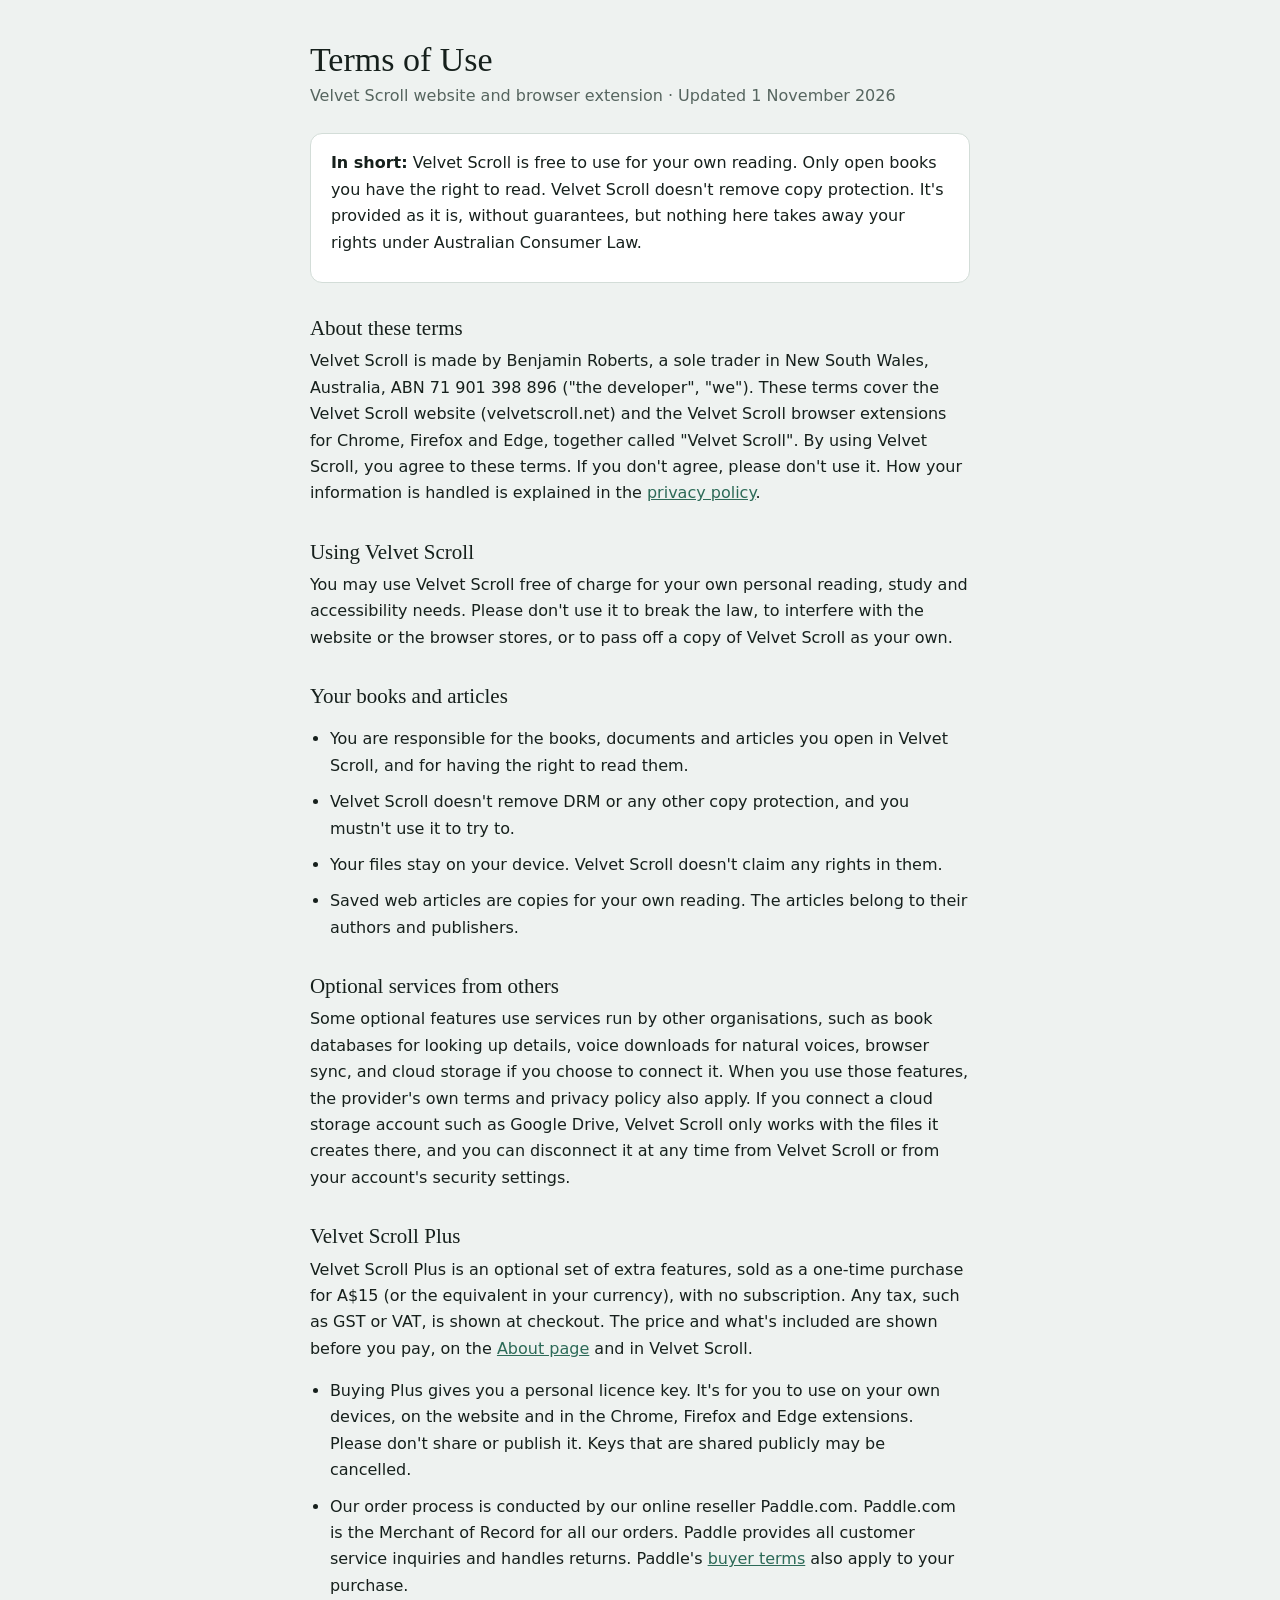
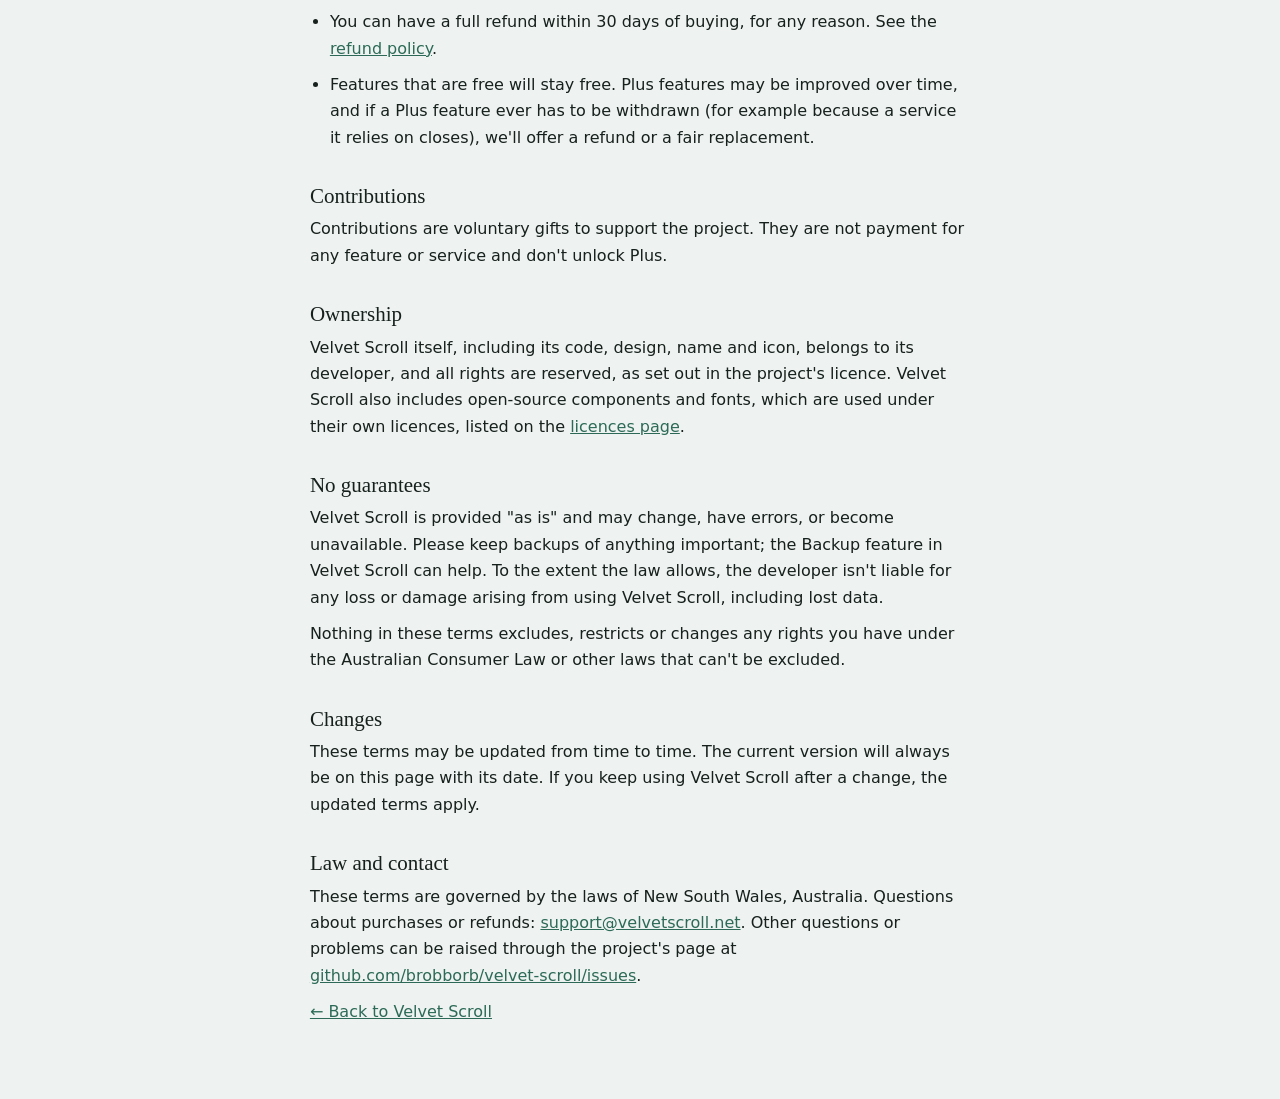
<file: terms.html>
<!doctype html>
<html lang="en">
<head>
<meta charset="utf-8">
<meta name="viewport" content="width=device-width, initial-scale=1">
<title>Terms of Use · Velvet Scroll</title>
<link rel="icon" href="icon.png">
<style>
:root{--bg:#eef2f0;--surface:#fff;--fg:#16201c;--muted:#56655f;--line:#d3ddd8;--accent:#2c6a57;color-scheme:light}
@media (prefers-color-scheme: dark){:root{--bg:#101715;--surface:#172220;--fg:#e4ece9;--muted:#93a59e;--line:#2a3833;--accent:#6dbea2;color-scheme:dark}}
*{box-sizing:border-box}
body{margin:0;background:var(--bg);color:var(--fg);font:16px/1.65 "Atkinson Hyperlegible",system-ui,-apple-system,"Segoe UI",sans-serif}
main{max-width:68ch;margin:0 auto;padding:40px max(16px,env(safe-area-inset-left,0px)) 64px max(16px,env(safe-area-inset-right,0px))}
h1{font:400 34px/1.15 "Young Serif",Georgia,serif;margin:0 0 4px}
h2{font:400 21px/1.3 "Young Serif",Georgia,serif;margin:32px 0 6px}
p,li{margin:0 0 10px}
ul{padding-left:20px}
a{color:var(--accent)}
.meta{color:var(--muted);margin-bottom:24px}
.box{background:var(--surface);border:1px solid var(--line);border-radius:12px;padding:16px 20px}
</style>
<style>/* your library's accessibility settings (set by the script below) */
html.ax-large body{zoom:1.15}
html.ax-still *,html.ax-still *::before,html.ax-still *::after{animation:none!important;transition:none!important;scroll-behavior:auto!important}
html.ax-hc a{text-decoration:underline;text-decoration-thickness:2px}
html.ax-hc .btn,html.ax-hc .feature,html.ax-hc details,html.ax-hc input,html.ax-hc select{border-width:2px!important;border-color:var(--fg)!important}
html.ax-hc :focus-visible{outline:3px solid var(--accent)!important;outline-offset:2px}
</style>
<script>/* wear the library's colours and accessibility settings: saved by the library on this site, or passed along by the extension */
(function(){try{var q=new URLSearchParams(location.search).get('vs'),t=JSON.parse(q||localStorage.getItem('vsSite')||'null');if(!t)return;
var r=document.documentElement,set=function(p){for(var k in p)r.style.setProperty(k,p[k]);};
if(t.fixed)set(t.fixed);else if(t.light&&t.dark){var mq=matchMedia('(prefers-color-scheme: dark)'),f=function(){set(mq.matches?t.dark:t.light);};f();mq.addEventListener('change',f);}
(t.cls||[]).forEach(function(c){r.classList.add(c);});}catch(e){}})();</script>
<!-- Cloudflare Web Analytics: counts visits without cookies; the website only, never the extensions -->
<script type='module' src='https://static.cloudflareinsights.com/beacon.min.js' data-cf-beacon='{"token": "c1d290f229f04dec889cd976f282d1b8"}'></script>
</head>
<body>
<main>
<h1>Terms of Use</h1>
<p class="meta">Velvet Scroll website and browser extension · Updated 1 November 2026</p>

<div class="box"><p><strong>In short:</strong> Velvet Scroll is free to use for your own reading. Only open books you have the right to read. Velvet Scroll doesn't remove copy protection. It's provided as it is, without guarantees, but nothing here takes away your rights under Australian Consumer Law.</p></div>

<h2>About these terms</h2>
<p>Velvet Scroll is made by Benjamin Roberts, a sole trader in New South Wales, Australia, ABN 71 901 398 896 ("the developer", "we"). These terms cover the Velvet Scroll website (velvetscroll.net) and the Velvet Scroll browser extensions for Chrome, Firefox and Edge, together called "Velvet Scroll". By using Velvet Scroll, you agree to these terms. If you don't agree, please don't use it. How your information is handled is explained in the <a href="privacy.html">privacy policy</a>.</p>

<h2>Using Velvet Scroll</h2>
<p>You may use Velvet Scroll free of charge for your own personal reading, study and accessibility needs. Please don't use it to break the law, to interfere with the website or the browser stores, or to pass off a copy of Velvet Scroll as your own.</p>

<h2>Your books and articles</h2>
<ul>
<li>You are responsible for the books, documents and articles you open in Velvet Scroll, and for having the right to read them.</li>
<li>Velvet Scroll doesn't remove DRM or any other copy protection, and you mustn't use it to try to.</li>
<li>Your files stay on your device. Velvet Scroll doesn't claim any rights in them.</li>
<li>Saved web articles are copies for your own reading. The articles belong to their authors and publishers.</li>
</ul>

<h2>Optional services from others</h2>
<p>Some optional features use services run by other organisations, such as book databases for looking up details, voice downloads for natural voices, browser sync, and cloud storage if you choose to connect it. When you use those features, the provider's own terms and privacy policy also apply. If you connect a cloud storage account such as Google Drive, Velvet Scroll only works with the files it creates there, and you can disconnect it at any time from Velvet Scroll or from your account's security settings.</p>

<h2>Velvet Scroll Plus</h2>
<p>Velvet Scroll Plus is an optional set of extra features, sold as a one-time purchase for A$15 (or the equivalent in your currency), with no subscription. Any tax, such as GST or VAT, is shown at checkout. The price and what's included are shown before you pay, on the <a href="about.html#plus">About page</a> and in Velvet Scroll.</p>
<ul>
<li>Buying Plus gives you a personal licence key. It's for you to use on your own devices, on the website and in the Chrome, Firefox and Edge extensions. Please don't share or publish it. Keys that are shared publicly may be cancelled.</li>
<li>Our order process is conducted by our online reseller Paddle.com. Paddle.com is the Merchant of Record for all our orders. Paddle provides all customer service inquiries and handles returns. Paddle's <a href="https://www.paddle.com/legal/checkout-buyer-terms" target="_blank" rel="noopener">buyer terms</a> also apply to your purchase.</li>
<li>You can have a full refund within 30 days of buying, for any reason. See the <a href="refunds.html">refund policy</a>.</li>
<li>Features that are free will stay free. Plus features may be improved over time, and if a Plus feature ever has to be withdrawn (for example because a service it relies on closes), we'll offer a refund or a fair replacement.</li>
</ul>

<h2>Contributions</h2>
<p>Contributions are voluntary gifts to support the project. They are not payment for any feature or service and don't unlock Plus.</p>

<h2>Ownership</h2>
<p>Velvet Scroll itself, including its code, design, name and icon, belongs to its developer, and all rights are reserved, as set out in the project's licence. Velvet Scroll also includes open-source components and fonts, which are used under their own licences, listed on the <a href="licences.html">licences page</a>.</p>

<h2>No guarantees</h2>
<p>Velvet Scroll is provided "as is" and may change, have errors, or become unavailable. Please keep backups of anything important; the Backup feature in Velvet Scroll can help. To the extent the law allows, the developer isn't liable for any loss or damage arising from using Velvet Scroll, including lost data.</p>
<p>Nothing in these terms excludes, restricts or changes any rights you have under the Australian Consumer Law or other laws that can't be excluded.</p>

<h2>Changes</h2>
<p>These terms may be updated from time to time. The current version will always be on this page with its date. If you keep using Velvet Scroll after a change, the updated terms apply.</p>

<h2>Law and contact</h2>
<p>These terms are governed by the laws of New South Wales, Australia. Questions about purchases or refunds: <a href="mailto:support@velvetscroll.net">support@velvetscroll.net</a>. Other questions or problems can be raised through the project's page at <a href="https://github.com/brobborb/velvet-scroll/issues">github.com/brobborb/velvet-scroll/issues</a>.</p>

<p><a href="./">← Back to Velvet Scroll</a></p>
</main>
</body>
</html>
</file>
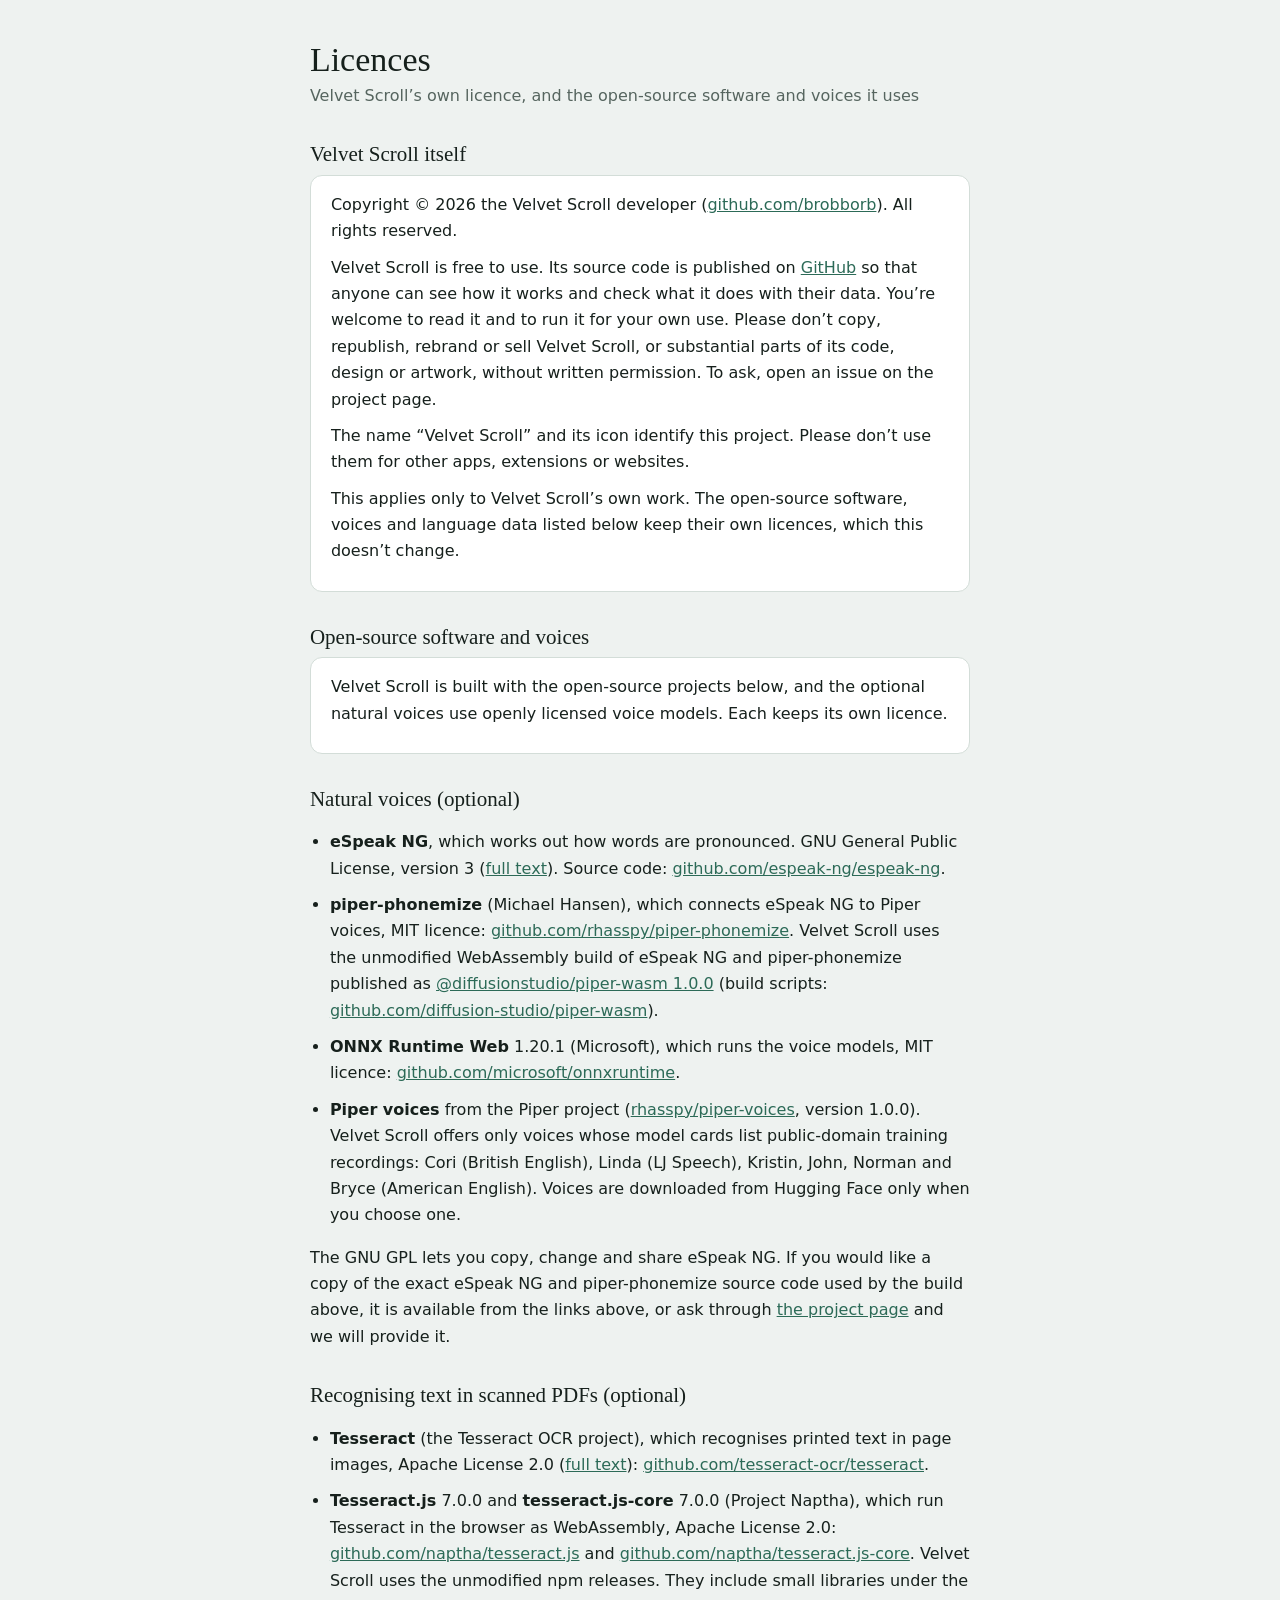
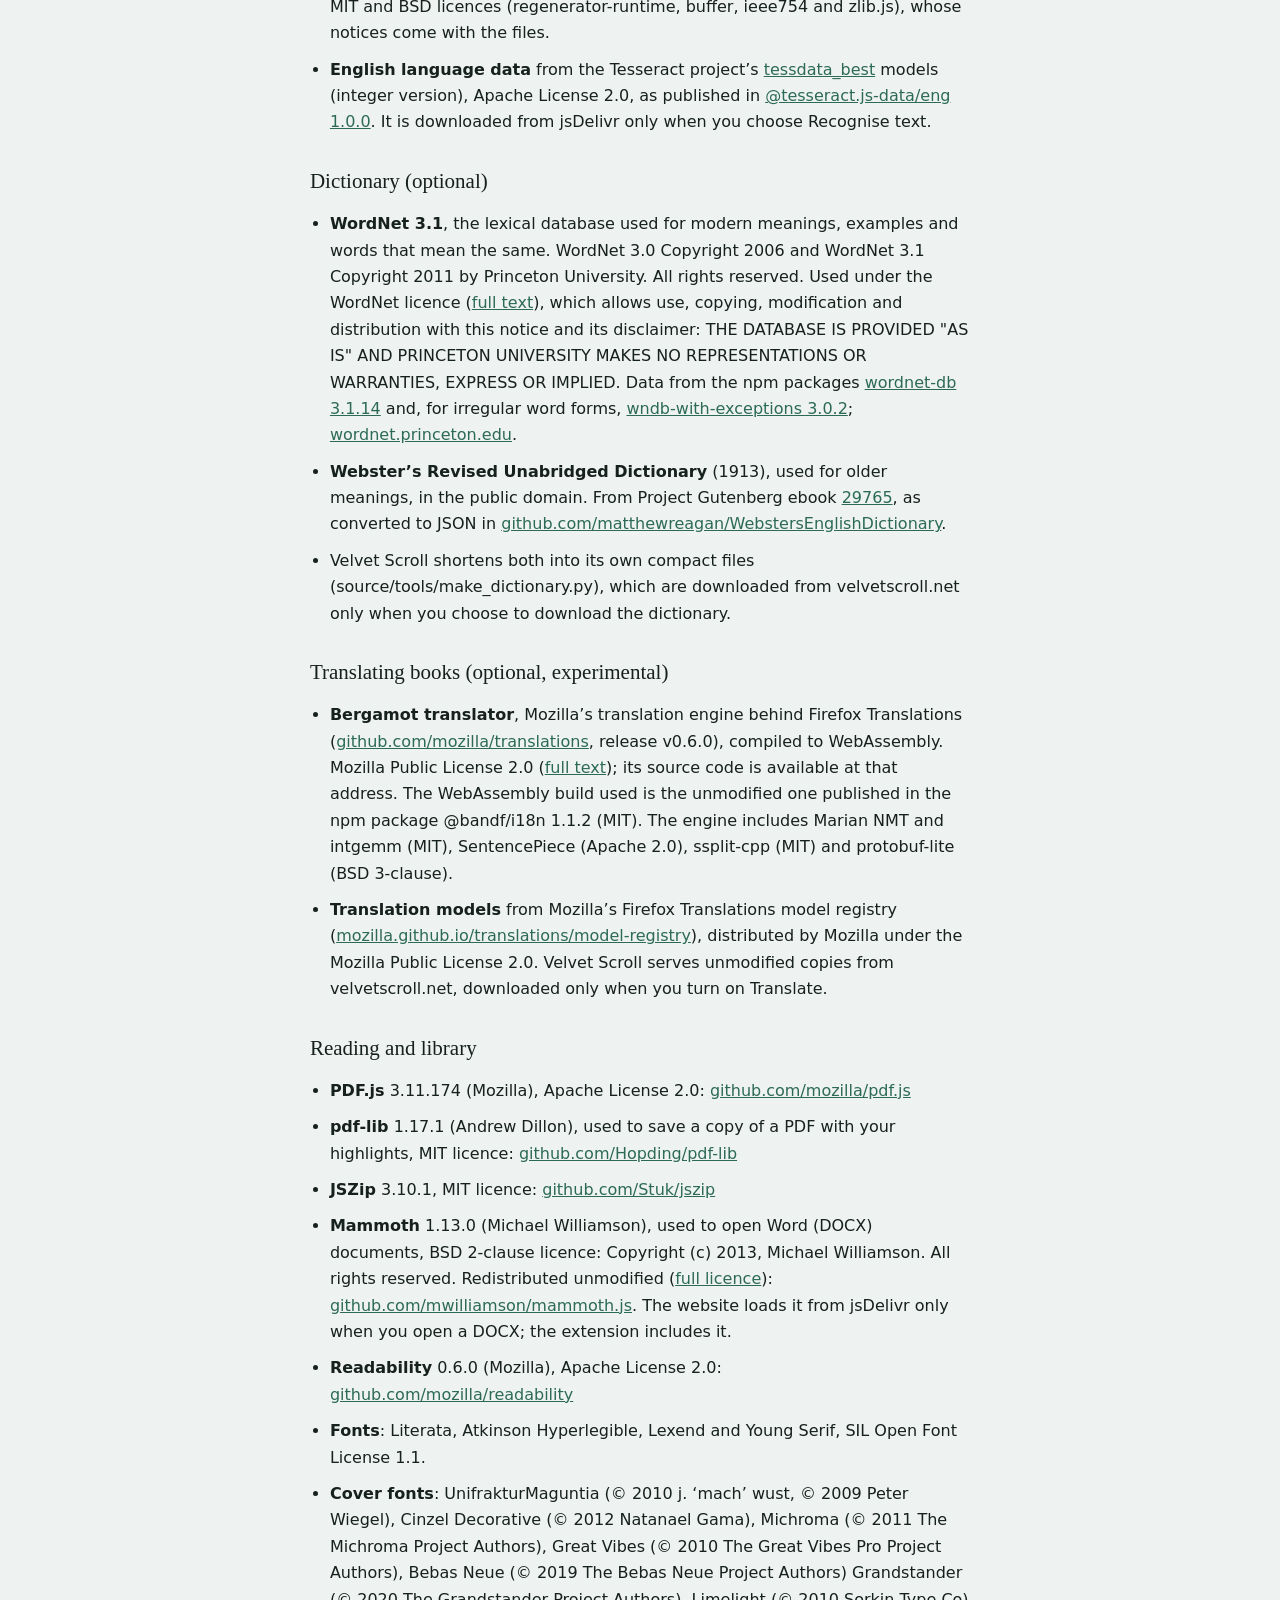
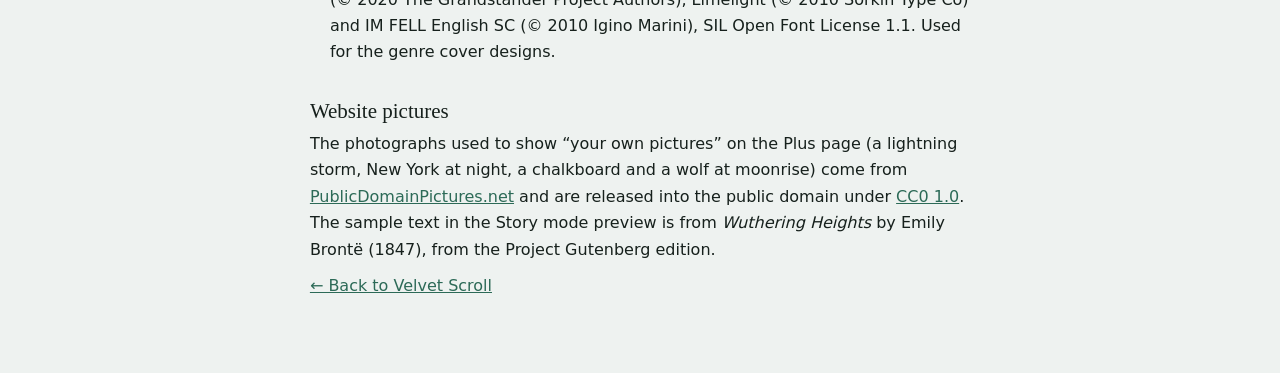
<file: source/ext/licences.html>
<!doctype html>
<html lang="en">
<head>
<meta charset="utf-8">
<meta name="viewport" content="width=device-width, initial-scale=1">
<title>Licences · Velvet Scroll</title>
<link rel="icon" href="icon.png">
<style>
:root{--bg:#eef2f0;--surface:#fff;--fg:#16201c;--muted:#56655f;--line:#d3ddd8;--accent:#2c6a57;color-scheme:light}
@media (prefers-color-scheme: dark){:root{--bg:#101715;--surface:#172220;--fg:#e4ece9;--muted:#93a59e;--line:#2a3833;--accent:#6dbea2;color-scheme:dark}}
*{box-sizing:border-box}
body{margin:0;background:var(--bg);color:var(--fg);font:16px/1.65 "Atkinson Hyperlegible",system-ui,-apple-system,"Segoe UI",sans-serif}
main{max-width:68ch;margin:0 auto;padding:40px max(16px,env(safe-area-inset-left,0px)) 64px max(16px,env(safe-area-inset-right,0px))}
h1{font:400 34px/1.15 "Young Serif",Georgia,serif;margin:0 0 4px}
h2{font:400 21px/1.3 "Young Serif",Georgia,serif;margin:32px 0 6px}
p,li{margin:0 0 10px}
ul{padding-left:20px}
a{color:var(--accent)}
.meta{color:var(--muted);margin-bottom:24px}
.box{background:var(--surface);border:1px solid var(--line);border-radius:12px;padding:16px 20px}

a{overflow-wrap:anywhere}   /* long web addresses wrap on phones */
</style>
<style>/* your library's accessibility settings (set by the script below) */
html.ax-large body{zoom:1.15}
html.ax-still *,html.ax-still *::before,html.ax-still *::after{animation:none!important;transition:none!important;scroll-behavior:auto!important}
html.ax-hc a{text-decoration:underline;text-decoration-thickness:2px}
html.ax-hc .btn,html.ax-hc .feature,html.ax-hc details,html.ax-hc input,html.ax-hc select{border-width:2px!important;border-color:var(--fg)!important}
html.ax-hc :focus-visible{outline:3px solid var(--accent)!important;outline-offset:2px}
</style>
</head>
<body>
<main>
<h1>Licences</h1>
<p class="meta">Velvet Scroll’s own licence, and the open-source software and voices it uses</p>

<h2 id="velvet-scroll">Velvet Scroll itself</h2>
<div class="box">
<p>Copyright © 2026 the Velvet Scroll developer (<a href="https://github.com/brobborb">github.com/brobborb</a>). All rights reserved.</p>
<p>Velvet Scroll is free to use. Its source code is published on <a href="https://github.com/brobborb/velvet-scroll">GitHub</a> so that anyone can see how it works and check what it does with their data. You’re welcome to read it and to run it for your own use. Please don’t copy, republish, rebrand or sell Velvet Scroll, or substantial parts of its code, design or artwork, without written permission. To ask, open an issue on the project page.</p>
<p>The name “Velvet Scroll” and its icon identify this project. Please don’t use them for other apps, extensions or websites.</p>
<p>This applies only to Velvet Scroll’s own work. The open-source software, voices and language data listed below keep their own licences, which this doesn’t change.</p>
</div>

<h2>Open-source software and voices</h2>
<div class="box"><p>Velvet Scroll is built with the open-source projects below, and the optional natural voices use openly licensed voice models. Each keeps its own licence.</p></div>

<h2>Natural voices (optional)</h2>
<ul>
<li><strong>eSpeak NG</strong>, which works out how words are pronounced. GNU General Public License, version 3 (<a href="LICENSE-GPL-3.0.txt">full text</a>). Source code: <a href="https://github.com/espeak-ng/espeak-ng">github.com/espeak-ng/espeak-ng</a>.</li>
<li><strong>piper-phonemize</strong> (Michael Hansen), which connects eSpeak NG to Piper voices, MIT licence: <a href="https://github.com/rhasspy/piper-phonemize">github.com/rhasspy/piper-phonemize</a>. Velvet Scroll uses the unmodified WebAssembly build of eSpeak NG and piper-phonemize published as <a href="https://www.npmjs.com/package/@diffusionstudio/piper-wasm/v/1.0.0">@diffusionstudio/piper-wasm 1.0.0</a> (build scripts: <a href="https://github.com/diffusion-studio/piper-wasm">github.com/diffusion-studio/piper-wasm</a>).</li>
<li><strong>ONNX Runtime Web</strong> 1.20.1 (Microsoft), which runs the voice models, MIT licence: <a href="https://github.com/microsoft/onnxruntime">github.com/microsoft/onnxruntime</a>.</li>
<li><strong>Piper voices</strong> from the Piper project (<a href="https://huggingface.co/rhasspy/piper-voices">rhasspy/piper-voices</a>, version 1.0.0). Velvet Scroll offers only voices whose model cards list public-domain training recordings: Cori (British English), Linda (LJ Speech), Kristin, John, Norman and Bryce (American English). Voices are downloaded from Hugging Face only when you choose one.</li>
</ul>
<p>The GNU GPL lets you copy, change and share eSpeak NG. If you would like a copy of the exact eSpeak NG and piper-phonemize source code used by the build above, it is available from the links above, or ask through <a href="https://github.com/brobborb/velvet-scroll/issues">the project page</a> and we will provide it.</p>

<h2>Recognising text in scanned PDFs (optional)</h2>
<ul>
<li><strong>Tesseract</strong> (the Tesseract OCR project), which recognises printed text in page images, Apache License 2.0 (<a href="LICENSE-Apache-2.0.txt">full text</a>): <a href="https://github.com/tesseract-ocr/tesseract">github.com/tesseract-ocr/tesseract</a>.</li>
<li><strong>Tesseract.js</strong> 7.0.0 and <strong>tesseract.js-core</strong> 7.0.0 (Project Naptha), which run Tesseract in the browser as WebAssembly, Apache License 2.0: <a href="https://github.com/naptha/tesseract.js">github.com/naptha/tesseract.js</a> and <a href="https://github.com/naptha/tesseract.js-core">github.com/naptha/tesseract.js-core</a>. Velvet Scroll uses the unmodified npm releases. They include small libraries under the MIT and BSD licences (regenerator-runtime, buffer, ieee754 and zlib.js), whose notices come with the files.</li>
<li><strong>English language data</strong> from the Tesseract project’s <a href="https://github.com/tesseract-ocr/tessdata_best">tessdata_best</a> models (integer version), Apache License 2.0, as published in <a href="https://www.npmjs.com/package/@tesseract.js-data/eng/v/1.0.0">@tesseract.js-data/eng 1.0.0</a>. It is downloaded from jsDelivr only when you choose Recognise text.</li>
</ul>

<h2>Dictionary (optional)</h2>
<ul>
<li><strong>WordNet 3.1</strong>, the lexical database used for modern meanings, examples and words that mean the same. WordNet 3.0 Copyright 2006 and WordNet 3.1 Copyright 2011 by Princeton University. All rights reserved. Used under the WordNet licence (<a href="LICENSE-WordNet.txt">full text</a>), which allows use, copying, modification and distribution with this notice and its disclaimer: THE DATABASE IS PROVIDED "AS IS" AND PRINCETON UNIVERSITY MAKES NO REPRESENTATIONS OR WARRANTIES, EXPRESS OR IMPLIED. Data from the npm packages <a href="https://www.npmjs.com/package/wordnet-db/v/3.1.14">wordnet-db 3.1.14</a> and, for irregular word forms, <a href="https://www.npmjs.com/package/wndb-with-exceptions/v/3.0.2">wndb-with-exceptions 3.0.2</a>; <a href="https://wordnet.princeton.edu/">wordnet.princeton.edu</a>.</li>
<li><strong>Webster’s Revised Unabridged Dictionary</strong> (1913), used for older meanings, in the public domain. From Project Gutenberg ebook <a href="https://www.gutenberg.org/ebooks/29765">29765</a>, as converted to JSON in <a href="https://github.com/matthewreagan/WebstersEnglishDictionary">github.com/matthewreagan/WebstersEnglishDictionary</a>.</li>
<li>Velvet Scroll shortens both into its own compact files (source/tools/make_dictionary.py), which are downloaded from velvetscroll.net only when you choose to download the dictionary.</li>
</ul>

<h2 id="translation">Translating books (optional, experimental)</h2>
<ul>
<li><strong>Bergamot translator</strong>, Mozilla’s translation engine behind Firefox Translations (<a href="https://github.com/mozilla/translations">github.com/mozilla/translations</a>, release v0.6.0), compiled to WebAssembly. Mozilla Public License 2.0 (<a href="LICENSE-MPL-2.0.txt">full text</a>); its source code is available at that address. The WebAssembly build used is the unmodified one published in the npm package @bandf/i18n 1.1.2 (MIT). The engine includes Marian NMT and intgemm (MIT), SentencePiece (Apache 2.0), ssplit-cpp (MIT) and protobuf-lite (BSD 3-clause).</li>
<li><strong>Translation models</strong> from Mozilla’s Firefox Translations model registry (<a href="https://mozilla.github.io/translations/model-registry/">mozilla.github.io/translations/model-registry</a>), distributed by Mozilla under the Mozilla Public License 2.0. Velvet Scroll serves unmodified copies from velvetscroll.net, downloaded only when you turn on Translate.</li>
</ul>

<h2>Reading and library</h2>
<ul>
<li><strong>PDF.js</strong> 3.11.174 (Mozilla), Apache License 2.0: <a href="https://github.com/mozilla/pdf.js">github.com/mozilla/pdf.js</a></li>
<li><strong>pdf-lib</strong> 1.17.1 (Andrew Dillon), used to save a copy of a PDF with your highlights, MIT licence: <a href="https://github.com/Hopding/pdf-lib">github.com/Hopding/pdf-lib</a></li>
<li><strong>JSZip</strong> 3.10.1, MIT licence: <a href="https://github.com/Stuk/jszip">github.com/Stuk/jszip</a></li>
<li><strong>Mammoth</strong> 1.13.0 (Michael Williamson), used to open Word (DOCX) documents, BSD 2-clause licence: Copyright (c) 2013, Michael Williamson. All rights reserved. Redistributed unmodified (<a href="LICENSE-Mammoth.txt">full licence</a>): <a href="https://github.com/mwilliamson/mammoth.js">github.com/mwilliamson/mammoth.js</a>. The website loads it from jsDelivr only when you open a DOCX; the extension includes it.</li>
<li><strong>Readability</strong> 0.6.0 (Mozilla), Apache License 2.0: <a href="https://github.com/mozilla/readability">github.com/mozilla/readability</a></li>
<li><strong>Fonts</strong>: Literata, Atkinson Hyperlegible, Lexend and Young Serif, SIL Open Font License 1.1.</li>
<li><strong>Cover fonts</strong>: UnifrakturMaguntia (© 2010 j. ‘mach’ wust, © 2009 Peter Wiegel), Cinzel Decorative (© 2012 Natanael Gama), Michroma (© 2011 The Michroma Project Authors), Great Vibes (© 2010 The Great Vibes Pro Project Authors), Bebas Neue (© 2019 The Bebas Neue Project Authors) Grandstander (© 2020 The Grandstander Project Authors), Limelight (© 2010 Sorkin Type Co) and IM FELL English SC (© 2010 Igino Marini), SIL Open Font License 1.1. Used for the genre cover designs.</li>
</ul>

<h2>Website pictures</h2>
<p>The photographs used to show “your own pictures” on the Plus page (a lightning storm, New York at night, a chalkboard and a wolf at moonrise) come from <a href="https://www.publicdomainpictures.net/">PublicDomainPictures.net</a> and are released into the public domain under <a href="https://creativecommons.org/publicdomain/zero/1.0/">CC0 1.0</a>. The sample text in the Story mode preview is from <i>Wuthering Heights</i> by Emily Brontë (1847), from the Project Gutenberg edition.</p>

<p><a href="./">← Back to Velvet Scroll</a></p>
</main>
</body>
</html>
</file>
